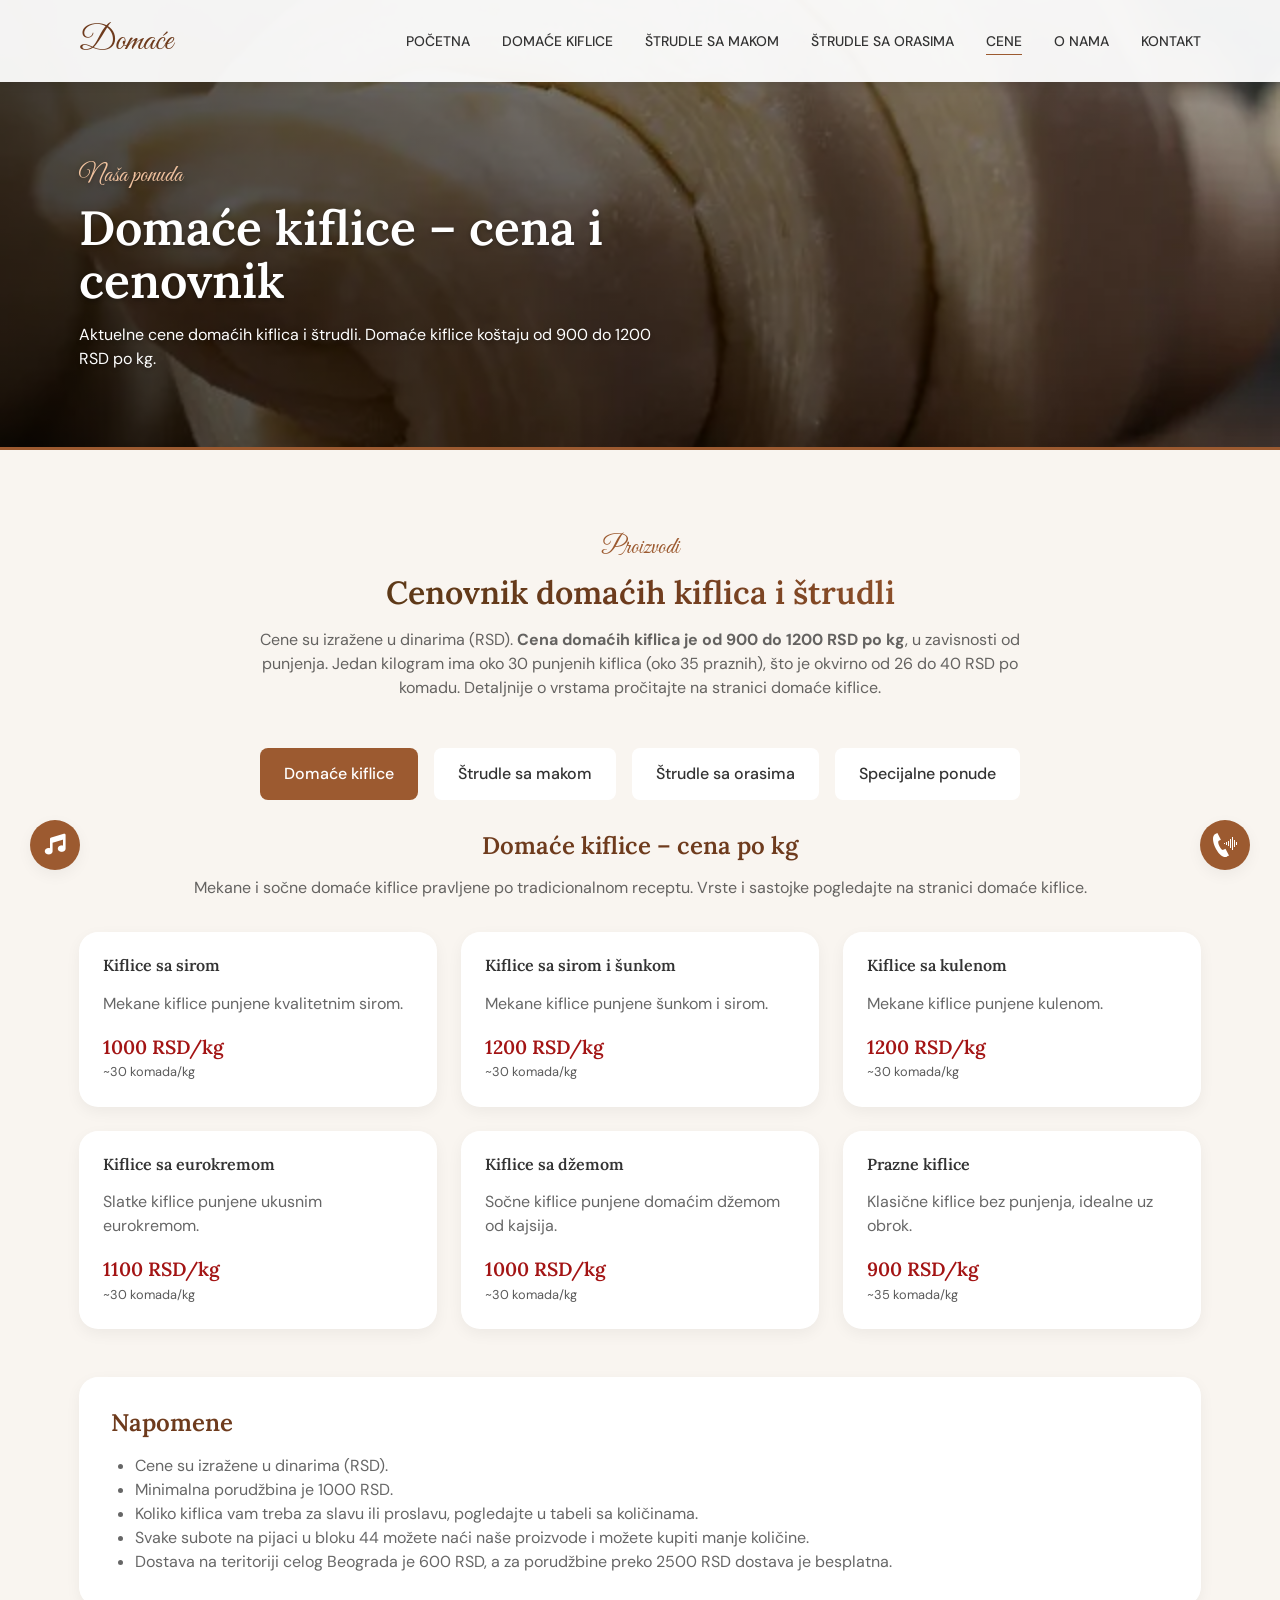
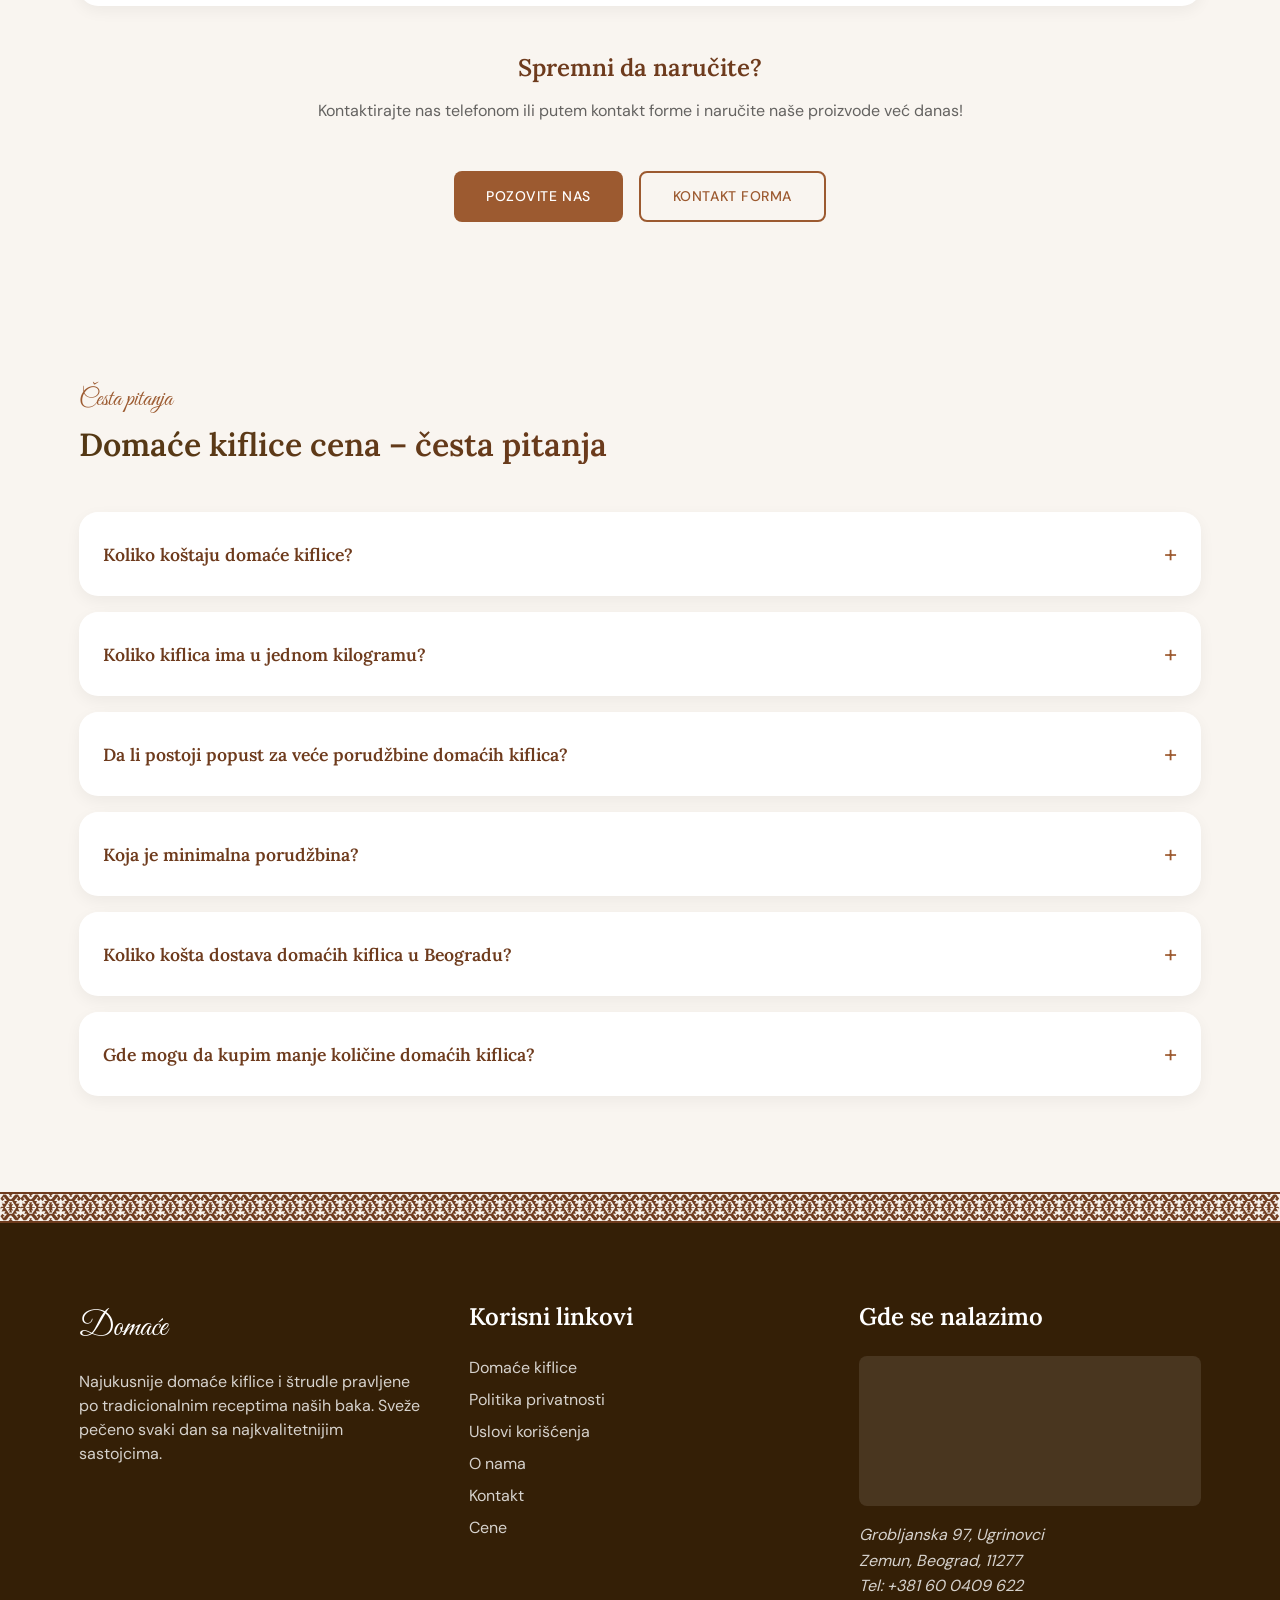
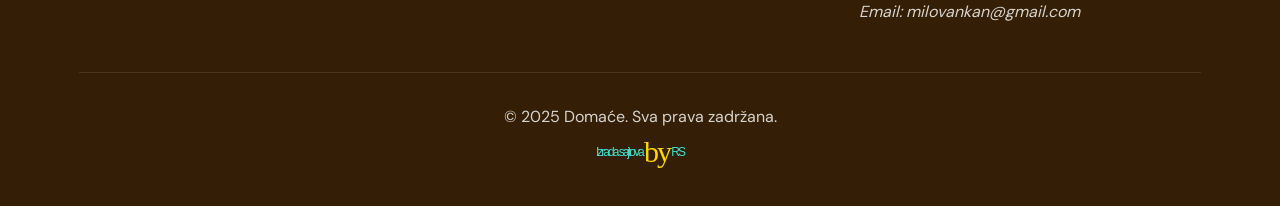
<file: cene.html>
<!DOCTYPE html>
<!--
  Autorska prava: Domaće (domaca-hrana.com)
  Sajt napravio: Izrada sajtova RS - https://izrada-sajtova-rs.com/
-->
<html lang="sr-Latn">
<head>
    <meta charset="UTF-8">
    <meta name="viewport" content="width=device-width, initial-scale=1.0">
    <title>Domaće kiflice cena – cenovnik po kg | Domaće</title>

    <!-- SEO Meta Tags -->
    <meta name="description" content="Domaće kiflice cena: od 900 do 1200 RSD po kg (oko 30 komada). Cenovnik kiflica, štrudli i paketa uz dostavu po Beogradu u roku od 24 sata.">
    <meta name="author" content="Domaće">
    <meta name="robots" content="index, follow">
    
    <!-- Canonical URL -->
    <link rel="canonical" href="https://domaca-hrana.com/cene.html">
    
    <!-- Open Graph / Facebook -->
    <meta property="og:type" content="website">
    <meta property="og:locale" content="sr_RS">
    <meta property="og:url" content="https://domaca-hrana.com/cene.html">
    <meta property="og:title" content="Domaće kiflice cena – cenovnik po kg | Domaće">
    <meta property="og:description" content="Domaće kiflice cena: od 900 do 1200 RSD po kg (oko 30 komada). Cenovnik kiflica, štrudli i paketa uz dostavu po Beogradu u roku od 24 sata.">
    <meta property="og:image" content="https://domaca-hrana.com/logos/domace-domaca-hrana.jpg">
    
    <!-- Twitter -->
    <meta name="twitter:card" content="summary_large_image">
    <meta name="twitter:url" content="https://domaca-hrana.com/cene.html">
    <meta name="twitter:title" content="Domaće kiflice cena – cenovnik po kg | Domaće">
    <meta name="twitter:description" content="Domaće kiflice cena: od 900 do 1200 RSD po kg (oko 30 komada). Cenovnik kiflica, štrudli i paketa uz dostavu po Beogradu u roku od 24 sata.">
    <meta name="twitter:image" content="https://domaca-hrana.com/logos/domace-domaca-hrana.jpg">
    
    <!-- Favicon -->
    <link rel="apple-touch-icon" sizes="180x180" href="logos/favicon-domace-logo-180w.png">
    <link rel="icon" type="image/png" sizes="32x32" href="logos/favicon-domace-logo-32w.png">
    <link rel="icon" type="image/png" sizes="16x16" href="logos/favicon-domace-logo-16w.png">
    
    <!-- Fonts -->
    <link rel="preload" href="fonts/google/dm-sans-latin.woff2" as="font" type="font/woff2" crossorigin>
    <link rel="preload" href="fonts/google/dm-sans-latin-ext.woff2" as="font" type="font/woff2" crossorigin>
    <link rel="preload" href="fonts/google/lora-latin.woff2" as="font" type="font/woff2" crossorigin>
    <link rel="preload" href="fonts/google/lora-latin-ext.woff2" as="font" type="font/woff2" crossorigin>
    <link rel="preload" href="fonts/google/great-vibes-latin.woff2" as="font" type="font/woff2" crossorigin>
    <link rel="preload" href="fonts/google/great-vibes-latin-ext.woff2" as="font" type="font/woff2" crossorigin>
    <link rel="stylesheet" href="fonts/fonts.css">
    <!-- Hero slika (LCP) -->
    <link rel="preload" as="image" href="slike/domace-kiflice-cena-640w.webp" media="(max-width: 640px)" fetchpriority="high">
    <link rel="preload" as="image" href="slike/domace-kiflice-cena-1024w.webp" media="(min-width: 641px) and (max-width: 1024px)" fetchpriority="high">
    <link rel="preload" as="image" href="slike/domace-kiflice-cena.webp" media="(min-width: 1025px)" fetchpriority="high">
    
    <!-- CSS -->
    <link rel="stylesheet" href="styles.css">
<script type="application/ld+json">
{
  "@context": "https://schema.org",
  "@graph": [
    {
      "@type": "Bakery",
      "@id": "https://domaca-hrana.com/#bakery",
      "name": "Domaće",
      "url": "https://domaca-hrana.com/",
      "image": "https://domaca-hrana.com/logos/domace-domaca-hrana.jpg",
      "telephone": "+381600409622",
      "priceRange": "900–1200 RSD",
      "address": {
        "@type": "PostalAddress",
        "streetAddress": "Grobljanska 97",
        "addressLocality": "Ugrinovci",
        "addressRegion": "Beograd",
        "postalCode": "11277",
        "addressCountry": "RS"
      },
      "alternateName": [
        "Domaće kiflice i štrudle",
        "Domaća hrana"
      ]
    },
    {
      "@type": "BreadcrumbList",
      "itemListElement": [
        {
          "@type": "ListItem",
          "position": 1,
          "name": "Početna",
          "item": "https://domaca-hrana.com/"
        },
        {
          "@type": "ListItem",
          "position": 2,
          "name": "Cene",
          "item": "https://domaca-hrana.com/cene.html"
        }
      ]
    },
    {
      "@type": "FAQPage",
      "mainEntity": [
        {
          "@type": "Question",
          "name": "Koliko koštaju domaće kiflice?",
          "acceptedAnswer": {
            "@type": "Answer",
            "text": "Cena domaćih kiflica je od 900 do 1200 RSD po kg. Prazne kiflice su 900 RSD, sa sirom i džemom 1000 RSD, sa eurokremom 1100 RSD, a sa šunkom i sirom ili kulenom 1200 RSD po kg. Vrste kiflica pogledajte na stranici domaće kiflice."
          }
        },
        {
          "@type": "Question",
          "name": "Koliko kiflica ima u jednom kilogramu?",
          "acceptedAnswer": {
            "@type": "Answer",
            "text": "U jednom kilogramu ima oko 30 punjenih kiflica, odnosno oko 35 praznih kiflica."
          }
        },
        {
          "@type": "Question",
          "name": "Da li postoji popust za veće porudžbine domaćih kiflica?",
          "acceptedAnswer": {
            "@type": "Answer",
            "text": "Za porudžbine preko 10 kg odobravamo 15% popusta na ukupnu cenu. Postoje i paketi: Porodični paket (2 kg kiflica sa sirom i 2 kg štrudle po izboru) za 3600 RSD i Slavski paket (3 kg kiflica i 4 kg štrudli) za 6200 RSD."
          }
        },
        {
          "@type": "Question",
          "name": "Koja je minimalna porudžbina?",
          "acceptedAnswer": {
            "@type": "Answer",
            "text": "Minimalna porudžbina je 1000 RSD."
          }
        },
        {
          "@type": "Question",
          "name": "Koliko košta dostava domaćih kiflica u Beogradu?",
          "acceptedAnswer": {
            "@type": "Answer",
            "text": "Dostava na teritoriji celog Beograda je 600 RSD, a za porudžbine preko 2500 RSD dostava je besplatna."
          }
        },
        {
          "@type": "Question",
          "name": "Gde mogu da kupim manje količine domaćih kiflica?",
          "acceptedAnswer": {
            "@type": "Answer",
            "text": "Svake subote na pijaci u bloku 44 možete naći naše proizvode i kupiti manje količine."
          }
        }
      ]
    }
  ]
}
</script>

    <!-- Google Tag Manager (odloženo do prve interakcije ili 8 s posle učitavanja, da ne blokira stranicu) -->
<script>
window.dataLayer = window.dataLayer || [];
(function () {
  var loaded = false;
  var events = ['scroll', 'mousemove', 'touchstart', 'keydown', 'pointerdown'];
  function loadGtm() {
    if (loaded) return;
    loaded = true;
    events.forEach(function (e) { window.removeEventListener(e, loadGtm); });
    window.dataLayer.push({ 'gtm.start': new Date().getTime(), event: 'gtm.js' });
    var s = document.createElement('script');
    s.async = true;
    s.src = 'https://www.googletagmanager.com/gtm.js?id=GTM-MJSRD665';
    document.head.appendChild(s);
  }
  events.forEach(function (e) { window.addEventListener(e, loadGtm, { passive: true }); });
  window.addEventListener('load', function () { setTimeout(loadGtm, 8000); });
})();
</script>
<!-- End Google Tag Manager -->
</head>
<body class="interactive">
    
    <!-- Google Tag Manager (noscript) -->
<noscript><iframe src="https://www.googletagmanager.com/ns.html?id=GTM-MJSRD665"
height="0" width="0" style="display:none;visibility:hidden"></iframe></noscript>
<!-- End Google Tag Manager (noscript) -->
    
    <div id="circle" style="--xpos:0; --ypos:0;"></div>
    <!-- Navigation -->
    <header class="header">
        <div class="container">
            <div class="logo">
                <a href="./">Domaće</a>
            </div>
            <nav class="nav">
                <ul class="nav-list">
                    <li class="nav-item"><a href="./" class="nav-link">Početna</a></li>
                    <li class="nav-item"><a href="domace-kiflice.html" class="nav-link">Domaće kiflice</a></li>
                    <li class="nav-item"><a href="strudle-sa-makom.html" class="nav-link">Štrudle sa makom</a></li>
                    <li class="nav-item"><a href="strudle-sa-orasima.html" class="nav-link">Štrudle sa orasima</a></li>
                    <li class="nav-item"><a href="cene.html" class="nav-link active">Cene</a></li>
                    <li class="nav-item"><a href="o-nama.html" class="nav-link">O nama</a></li>
                    <li class="nav-item"><a href="kontakt.html" class="nav-link">Kontakt</a></li> 
                </ul>
            </nav>
            <button class="hamburger" aria-label="Meni">
                <span></span>
                <span></span>
                <span></span>
            </button>
        </div>
    </header>

    <!-- Hero Section -->
    <section class="hero">
        <div class="container">
            <div class="hero-content">
                <span class="subtitle">Naša ponuda</span>
                <h1>Domaće kiflice – cena i cenovnik</h1>
                <p>Aktuelne cene domaćih kiflica i štrudli. Domaće kiflice koštaju od 900 do 1200 RSD po kg.</p>
            </div>
        </div>
        <picture>
            <source media="(max-width: 640px)" srcset="slike/domace-kiflice-cena-640w.webp">
            <source media="(max-width: 1024px)" srcset="slike/domace-kiflice-cena-1024w.webp">
            <img fetchpriority="high" src="slike/domace-kiflice-cena.webp" width="1920" height="1080" alt="Tepsija sveže pečenih domaćih kiflica sa semenkama" class="hero-image">
        </picture>
    </section>

    <!-- Price List Section -->
    <section class="price-list-section">
        <div class="container">
            <div class="price-intro">
                <span class="subtitle">Proizvodi</span>
                <h2>Cenovnik domaćih kiflica i štrudli</h2>
                <p>Cene su izražene u dinarima (RSD). <strong>Cena domaćih kiflica je od 900 do 1200 RSD po kg</strong>, u zavisnosti od punjenja. Jedan kilogram ima oko 30 punjenih kiflica (oko 35 praznih), što je okvirno od 26 do 40 RSD po komadu. Detaljnije o vrstama pročitajte na stranici <a href="domace-kiflice.html">domaće kiflice</a>.</p>
            </div>
            
            <div class="price-categories">
                <div class="category-tab active" data-category="kiflice">Domaće kiflice</div>
                <div class="category-tab" data-category="strudle-mak">Štrudle sa makom</div>
                <div class="category-tab" data-category="strudle-orasi">Štrudle sa orasima</div>
                <div class="category-tab" data-category="specijalne">Specijalne ponude</div>
            </div>
            
            <div class="price-tables">
                <!-- Kiflice Price Table -->
                <div class="price-table active" id="kiflice">
                    <div class="price-header">
                        <h3>Domaće kiflice – cena po kg</h3>
                        <p>Mekane i sočne domaće kiflice pravljene po tradicionalnom receptu. Vrste i sastojke pogledajte na stranici <a href="domace-kiflice.html">domaće kiflice</a>.</p>
                    </div>
                    
                    <div class="price-items">
                        <div class="price-item interactive-div">
                            <div class="item-info">
                                <h4>Kiflice sa sirom</h4>
                                <p>Mekane kiflice punjene kvalitetnim sirom.</p>
                            </div>
                            <div class="item-price">
                                <div class="price">1000 RSD/kg</div>
                                <div class="price-note">~30 komada/kg</div>
                            </div>
                        </div>
                        <div class="price-item interactive-div">
                            <div class="item-info">
                                <h4>Kiflice sa sirom i šunkom</h4>
                                <p>Mekane kiflice punjene šunkom i sirom.</p>
                            </div>
                            <div class="item-price">
                                <div class="price">1200 RSD/kg</div>
                                <div class="price-note">~30 komada/kg</div>
                            </div>
                        </div>
                        <div class="price-item interactive-div">
                            <div class="item-info">
                                <h4>Kiflice sa kulenom</h4>
                                <p>Mekane kiflice punjene kulenom.</p>
                            </div>
                            <div class="item-price">
                                <div class="price">1200 RSD/kg</div>
                                <div class="price-note">~30 komada/kg</div>
                            </div>
                        </div>
                        
                        <div class="price-item interactive-div">
                            <div class="item-info">
                                <h4>Kiflice sa eurokremom</h4>
                                <p>Slatke kiflice punjene ukusnim eurokremom.</p>
                            </div>
                            <div class="item-price">
                                <div class="price">1100 RSD/kg</div>
                                <div class="price-note">~30 komada/kg</div>
                            </div>
                        </div>
                        
                        <div class="price-item interactive-div">
                            <div class="item-info">
                                <h4>Kiflice sa džemom</h4>
                                <p>Sočne kiflice punjene domaćim džemom od kajsija.</p>
                            </div>
                            <div class="item-price">
                                <div class="price">1000 RSD/kg</div>
                                <div class="price-note">~30 komada/kg</div>
                            </div>
                        </div>
                        
                        <div class="price-item interactive-div">
                            <div class="item-info">
                                <h4>Prazne kiflice</h4>
                                <p>Klasične kiflice bez punjenja, idealne uz obrok.</p>
                            </div>
                            <div class="item-price">
                                <div class="price">900 RSD/kg</div>
                                <div class="price-note">~35 komada/kg</div>
                            </div>
                        </div>
                        
                    </div>
                </div>
                
                <!-- Strudle sa makom Price Table -->
                <div class="price-table" id="strudle-mak">
                    <div class="price-header">
                        <h3>Štrudle sa makom</h3>
                        <p>Sočne štrudle sa makom koje se tope u ustima. Više na stranici <a href="strudle-sa-makom.html">štrudle sa makom</a>.</p>
                    </div>
                    
                    <div class="price-items">
                        <div class="price-item interactive-div">
                            <div class="item-info">
                                <h4>Klasična štrudla sa makom</h4>
                                <p>Tradicionalna štrudla sa bogatim punjenjem od maka.</p>
                            </div>
                            <div class="item-price">
                                <div class="price">900 RSD/kg</div>
                                <div class="price-note">~2 komada/kg</div>
                            </div>
                        </div>
                        
                        <div class="price-item interactive-div">
                            <div class="item-info">
                                <h4>Štrudla sa makom i višnjama</h4>
                                <p>Štrudla sa kombinacijom maka i sočnih višanja.</p>
                            </div>
                            <div class="item-price">
                                <div class="price">1000 RSD/kg</div>
                                <div class="price-note">~2 komada/kg</div>
                            </div>
                        </div>
                        <div class="price-item interactive-div">
                            <div class="item-info">
                                <h4>Posna štrudla sa makom</h4>
                                <p>Posna varijanta štrudle sa makom, bez jaja i mlečnih proizvoda.</p>
                            </div>
                            <div class="item-price">
                                <div class="price">900 RSD/kg</div>
                                <div class="price-note">~2 komada/kg</div>
                            </div>
                        </div>
                    </div>
                </div>
                
                <!-- Strudle sa orasima Price Table -->
                <div class="price-table" id="strudle-orasi">
                    <div class="price-header">
                        <h3>Štrudle sa orasima</h3>
                        <p>Bogate štrudle sa orasima po receptu naših baka. Više na stranici <a href="strudle-sa-orasima.html">štrudle sa orasima</a>.</p>
                    </div>
                    
                    <div class="price-items">
                        <div class="price-item interactive-div">
                            <div class="item-info">
                                <h4>Klasična štrudla sa orasima</h4>
                                <p>Tradicionalna štrudla sa bogatim punjenjem od oraha.</p>
                            </div>
                            <div class="item-price">
                                <div class="price">900 RSD/kg</div>
                                <div class="price-note">~2 komada/kg</div>
                            </div>
                        </div>
                        
                        <div class="price-item interactive-div">
                            <div class="item-info">
                                <h4>Štrudla sa orasima i medom</h4>
                                <p>Štrudla sa orasima i dodatkom domaćeg meda za poseban ukus.</p>
                            </div>
                            <div class="item-price">
                                <div class="price">1000 RSD/kg</div>
                                <div class="price-note">~2 komada/kg</div>
                            </div>
                        </div>
                    
                        <div class="price-item interactive-div">
                            <div class="item-info">
                                <h4>Posna štrudla sa orasima</h4>
                                <p>Posna varijanta štrudle sa orasima, bez jaja i mlečnih proizvoda.</p>
                            </div>
                            <div class="item-price">
                                <div class="price">900 RSD/kg</div>
                                <div class="price-note">~2 komada/kg</div>
                            </div>
                        </div>

                    </div>
                </div>
                
                <!-- Specijalne ponude Price Table -->
                <div class="price-table" id="specijalne">
                    <div class="price-header">
                        <h3>Specijalne ponude</h3>
                        <p>Posebne ponude i popusti za veće porudžbine.</p>
                    </div>
                    
                    <div class="price-items">
                        <div class="price-item interactive-div special">
                            <div class="item-info">
                                <h4>Porodični paket</h4>
                                <p>2kg kiflica sa sirom + 2kg štrudle po izboru</p>
                            </div>
                            <div class="item-price">
                                <div class="price">3600 RSD</div>
                                <div class="price-note">Ušteda do 400 RSD</div>
                            </div>
                        </div>
                        
                        <div class="price-item interactive-div special">
                            <div class="item-info">
                                <h4>Slavski paket</h4>
                                <p>3kg kiflica (mešavina) + 4kg štrudli (mešavina)</p>
                            </div>
                            <div class="item-price">
                                <div class="price">6200 RSD</div>
                                <div class="price-note">Ušteda do 1400 RSD</div>
                            </div>
                        </div>
                        
                        <div class="price-item interactive-div special">
                            <div class="item-info">
                                <h4>Popust za veće porudžbine</h4>
                                <p>Za porudžbine preko 10kg</p>
                            </div>
                            <div class="item-price">
                                <div class="price">15% popusta</div>
                                <div class="price-note">Na ukupnu cenu</div>
                            </div>
                        </div>
                        
                    </div>
                </div>
            </div>
            
            <div class="price-notes interactive-div">
                <h3>Napomene</h3>
                <ul>
                    <li>Cene su izražene u dinarima (RSD).</li>
                    <li>Minimalna porudžbina je 1000 RSD.</li>
                    <li>Koliko kiflica vam treba za slavu ili proslavu, pogledajte u <a href="domace-kiflice.html#koliko-kiflica">tabeli sa količinama</a>.</li>
                    <li>Svake subote na pijaci u bloku 44 možete naći naše proizvode i možete kupiti manje količine.</li>
                    <li>Dostava na teritoriji celog Beograda je 600 RSD, a za porudžbine preko 2500 RSD dostava je besplatna.</li>
                </ul>
            </div>
            
            <div class="order-cta">
                <h3>Spremni da naručite?</h3>
                <p>Kontaktirajte nas telefonom ili putem kontakt forme i naručite naše proizvode već danas!</p>
                <div class="cta-buttons">
                    <a href="tel:+381600409622" class="btn btn-primary trackcall">Pozovite nas</a>
                    <a href="kontakt.html" class="btn btn-secondary">Kontakt forma</a>
                </div>
            </div>
        </div>
    </section>

    <!-- FAQ Section -->
    <section class="faq-section">
        <div class="container">
            <span class="subtitle">Česta pitanja</span>
            <h2>Domaće kiflice cena – česta pitanja</h2>

            <div class="faq-container">
                <div class="faq-item interactive-div">
                    <div class="faq-question">
                        <h3>Koliko koštaju domaće kiflice?</h3>
                        <span class="faq-toggle">+</span>
                    </div>
                    <div class="faq-answer">
                        <p>Cena domaćih kiflica je od 900 do 1200 RSD po kg. Prazne kiflice su 900 RSD, sa sirom i džemom 1000 RSD, sa eurokremom 1100 RSD, a sa šunkom i sirom ili kulenom 1200 RSD po kg. Vrste kiflica pogledajte na stranici <a href="domace-kiflice.html">domaće kiflice</a>.</p>
                    </div>
                </div>

                <div class="faq-item interactive-div">
                    <div class="faq-question">
                        <h3>Koliko kiflica ima u jednom kilogramu?</h3>
                        <span class="faq-toggle">+</span>
                    </div>
                    <div class="faq-answer">
                        <p>U jednom kilogramu ima oko 30 punjenih kiflica, odnosno oko 35 praznih kiflica.</p>
                    </div>
                </div>

                <div class="faq-item interactive-div">
                    <div class="faq-question">
                        <h3>Da li postoji popust za veće porudžbine domaćih kiflica?</h3>
                        <span class="faq-toggle">+</span>
                    </div>
                    <div class="faq-answer">
                        <p>Za porudžbine preko 10 kg odobravamo 15% popusta na ukupnu cenu. Postoje i paketi: Porodični paket (2 kg kiflica sa sirom i 2 kg štrudle po izboru) za 3600 RSD i Slavski paket (3 kg kiflica i 4 kg štrudli) za 6200 RSD.</p>
                    </div>
                </div>

                <div class="faq-item interactive-div">
                    <div class="faq-question">
                        <h3>Koja je minimalna porudžbina?</h3>
                        <span class="faq-toggle">+</span>
                    </div>
                    <div class="faq-answer">
                        <p>Minimalna porudžbina je 1000 RSD.</p>
                    </div>
                </div>

                <div class="faq-item interactive-div">
                    <div class="faq-question">
                        <h3>Koliko košta dostava domaćih kiflica u Beogradu?</h3>
                        <span class="faq-toggle">+</span>
                    </div>
                    <div class="faq-answer">
                        <p>Dostava na teritoriji celog Beograda je 600 RSD, a za porudžbine preko 2500 RSD dostava je besplatna.</p>
                    </div>
                </div>

                <div class="faq-item interactive-div">
                    <div class="faq-question">
                        <h3>Gde mogu da kupim manje količine domaćih kiflica?</h3>
                        <span class="faq-toggle">+</span>
                    </div>
                    <div class="faq-answer">
                        <p>Svake subote na pijaci u bloku 44 možete naći naše proizvode i kupiti manje količine.</p>
                    </div>
                </div>
            </div>
        </div>
    </section>

    <!-- Footer -->
    <div class="dekor">
        <img loading="lazy" src="slike/domace-iz-srbije-dekoracija.png" width="2000" height="42" alt="">
    </div>
    <footer class="footer">
        <div class="container">
            <div class="footer-content">
                <div class="footer-column">
                    <div class="footer-logo">Domaće</div>
                    <p>Najukusnije domaće kiflice i štrudle pravljene po tradicionalnim receptima naših baka. Sveže pečeno svaki dan sa najkvalitetnijim sastojcima.</p>
                </div>
                
                <div class="footer-column">
                    <h3>Korisni linkovi</h3>
                    <ul class="footer-links">
                        <li><a href="domace-kiflice.html">Domaće kiflice</a></li>
                        <li><a href="politika-privatnosti.html">Politika privatnosti</a></li>
                        <li><a href="uslovi-koriscenja.html">Uslovi korišćenja</a></li>
                        <li><a href="o-nama.html">O nama</a></li>
                        <li><a href="kontakt.html">Kontakt</a></li>
                        <li><a href="cene.html">Cene</a></li>
                    </ul>
                </div>
                
                <div class="footer-column">
                    <h3>Gde se nalazimo</h3>
                    <div class="footer-map">
                       <iframe data-src="https://www.google.com/maps/embed?pb=!1m18!1m12!1m3!1d181102.09061018072!2d20.304029730598383!3d44.82715416401004!2m3!1f0!2f0!3f0!3m2!1i1024!2i768!4f13.1!3m3!1m2!1s0x475a5cef3eb4327d%3A0xea2f2c38a17d639d!2z0JPRgNC-0LHRmdCw0L3RgdC60LAgOTcsIFVncmlub3ZjaSwgU2VyYmlh!5e0!3m2!1sen!2s!4v1741621341998!5m2!1sen!2s" width="100%" height="100%" style="border:0;" allowfullscreen="" loading="lazy" referrerpolicy="no-referrer-when-downgrade"></iframe>
                    </div>
                    <address>
                        Grobljanska 97, Ugrinovci<br>
                        Zemun, Beograd, 11277<br>
                        Tel: <a href="tel:+381600409622" class="trackcall">+381 60 0409 622</a><br>
                        Email: <a href="mailto:milovankan@gmail.com">milovankan@gmail.com</a>
                    </address>
                </div>
            </div>
            
            <div class="copyright">
                <p>&copy; 2025 Domaće. Sva prava zadržana.</p>
                <a href="https://izrada-sajtova-rs.com/"  target="_blank" rel="noopener nofollow"  class="website-napravio trackbobanweb" title="Agencija izradu sajtova Izrada sajtova RS" aria-label="Agencija izradu sajtova Izrada sajtova RS" data-description="Ovaj websajt je napravio izrada-sajtova-rs.com. izrada-sajtova-rs.com se bavi web dizajnom i izradom websajtova pretežno u Srbiji ali i u inostranstvu. Sve cene i detalje vezane za izradu i dizajin websajtova i web stranica možete videti ako kliknete na ovaj link."><div class="designed11">Izrada sajtova&nbsp;<span>by</span>&nbsp;RS</div></a>
            </div>
        </div>
    </footer>

    <!-- Fixed Buttons -->
    <a href="tel:+381600409622" class="call-button trackcall" aria-label="Pozovite nas">
        <svg width="24" height="24" xmlns="http://www.w3.org/2000/svg" fill="white" fill-rule="evenodd" clip-rule="evenodd"><path d="M16 22.621l-3.521-6.795c-.007.004-1.974.97-2.064 1.011-2.24 1.086-6.799-7.82-4.609-8.994l2.082-1.026-3.492-6.817-2.106 1.039c-1.622.845-2.298 2.627-2.289 4.843.027 6.902 6.711 18.013 12.212 18.117.575.011 1.137-.098 1.677-.345.121-.055 2.102-1.029 2.11-1.033zm4-5.621h-1v-13h1v13zm-2-2h-1v-9h1v9zm4-1h-1v-7h1v7zm-6-1h-1v-5h1v5zm-2-1h-1v-3h1v3zm10 0h-1v-3h1v3zm-12-1h-1v-1h1v1z"/></svg>
    </a>
    
    <button class="music-toggle" aria-label="Uključi/isključi muziku">
        <span class="music-icon"><i class="fas fa-music"></i></span>
    </button>

    <!-- JavaScript -->
    <script src="script.js"></script>
</body>
</html>
</file>
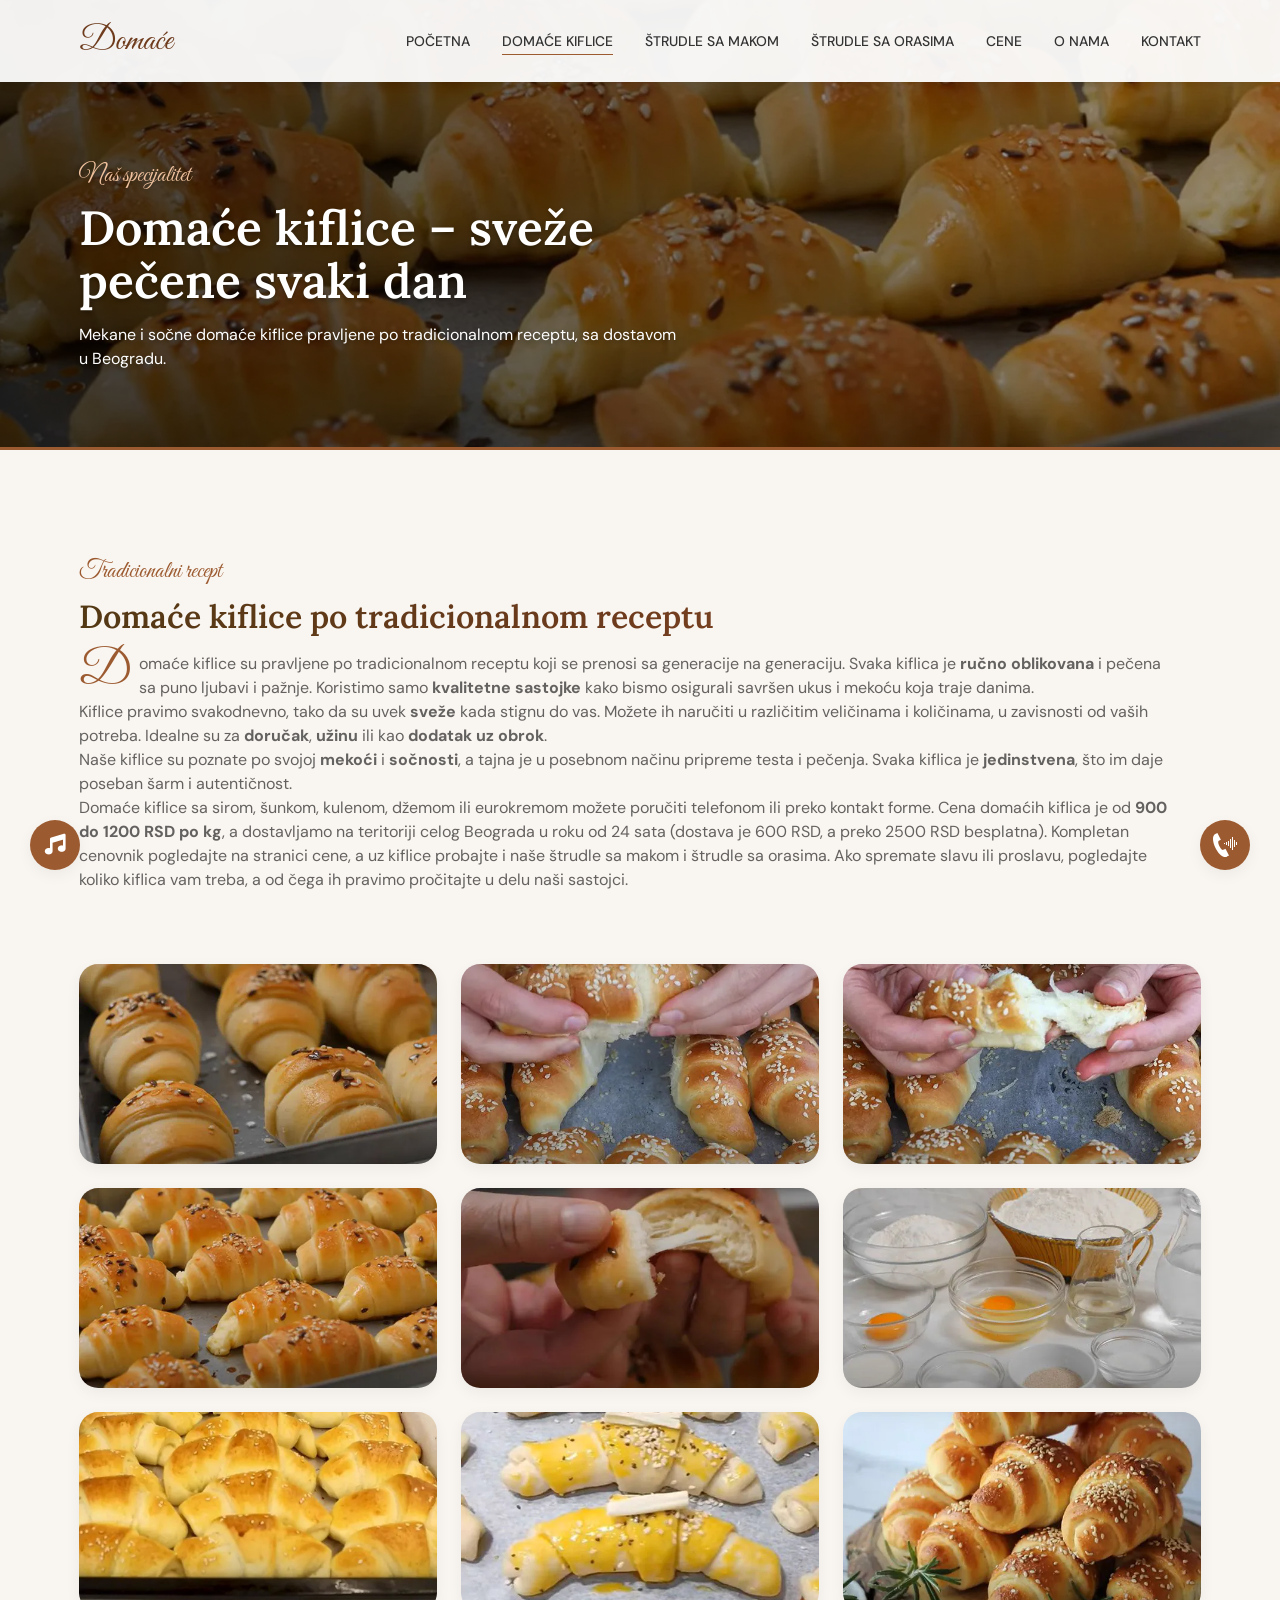
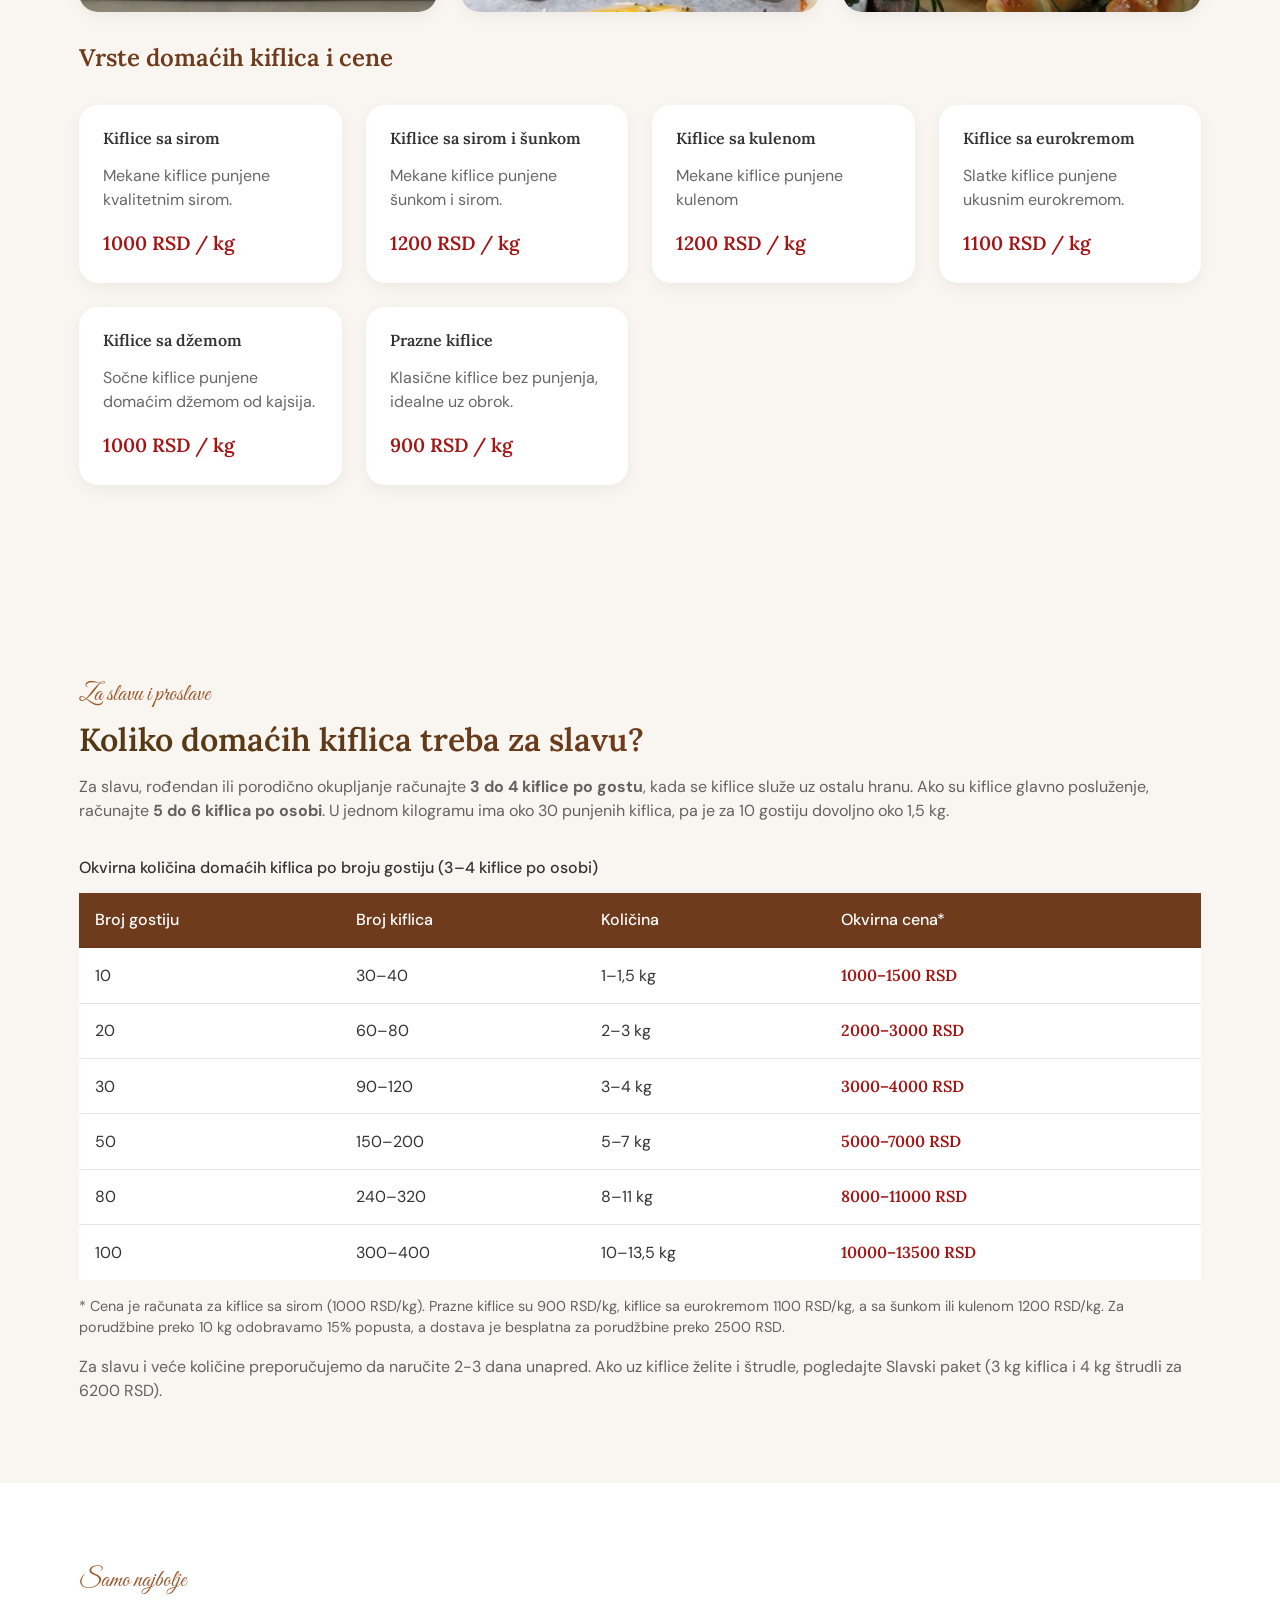
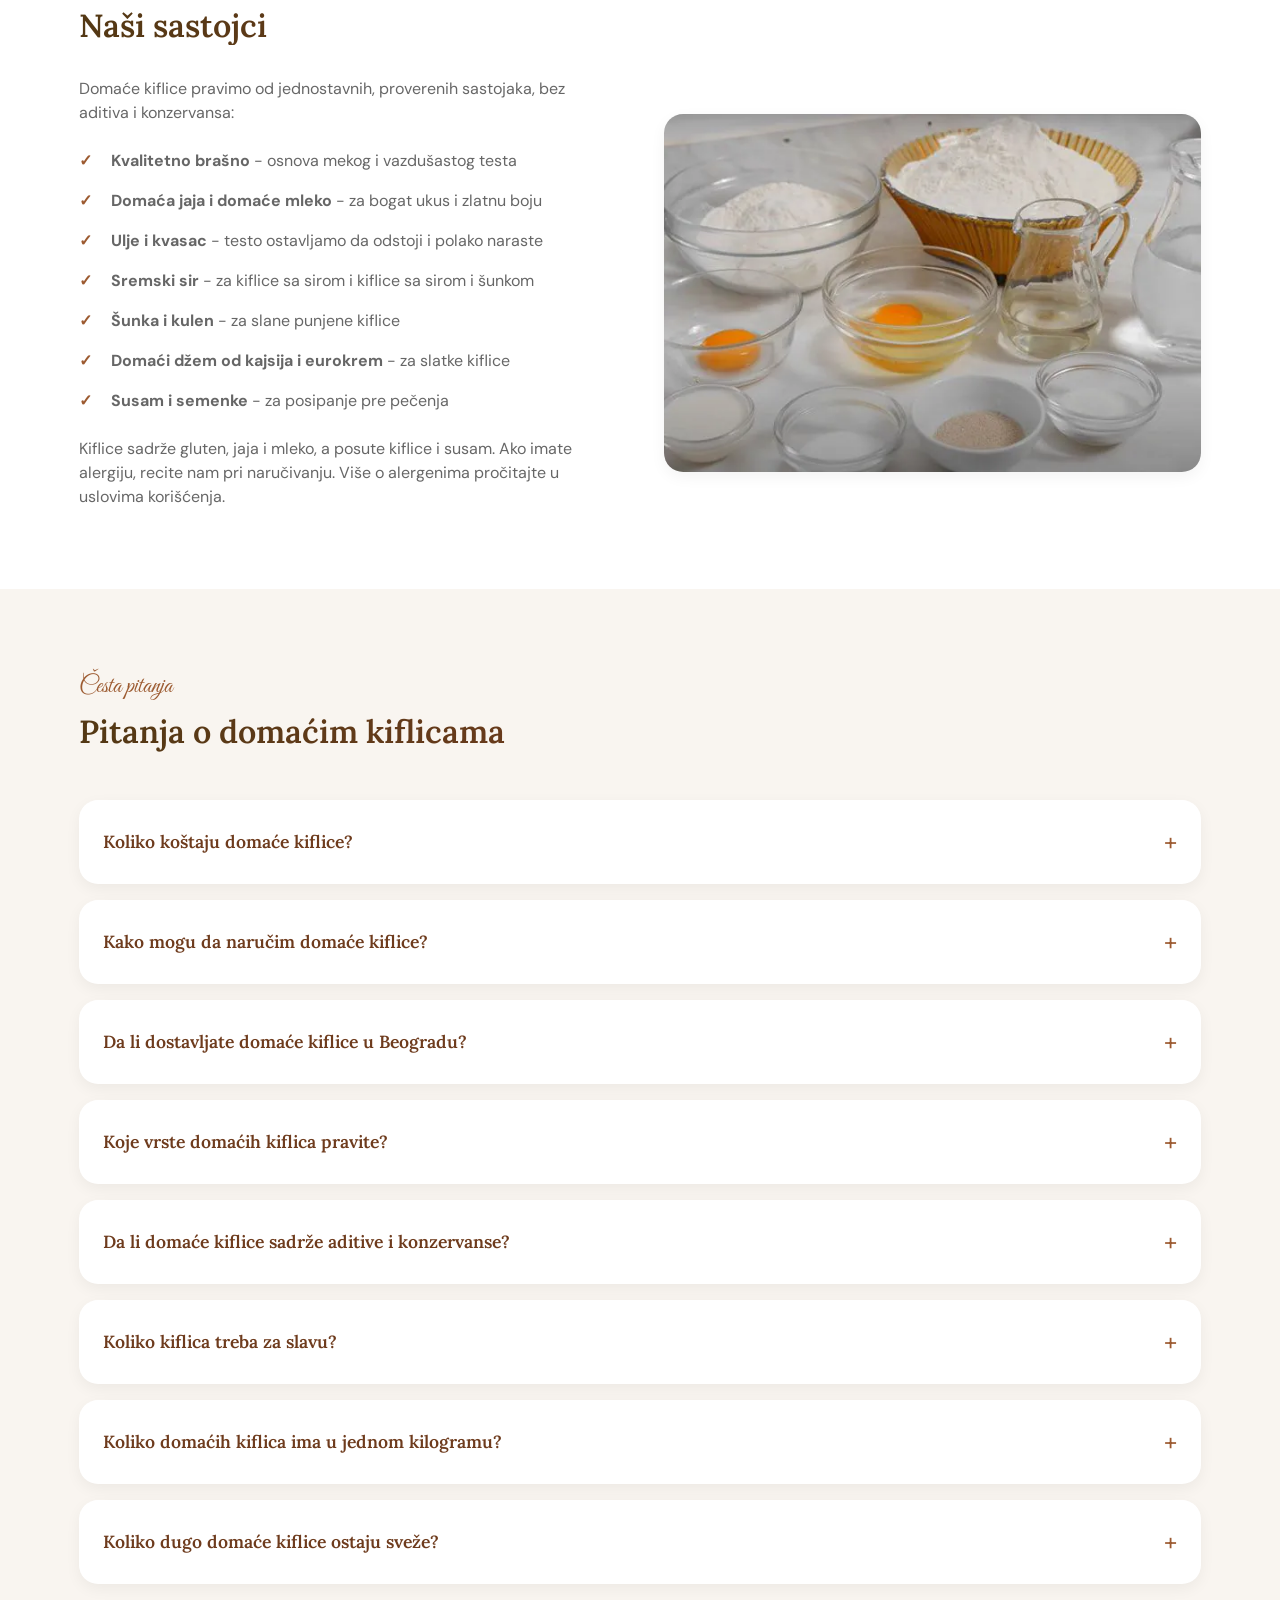
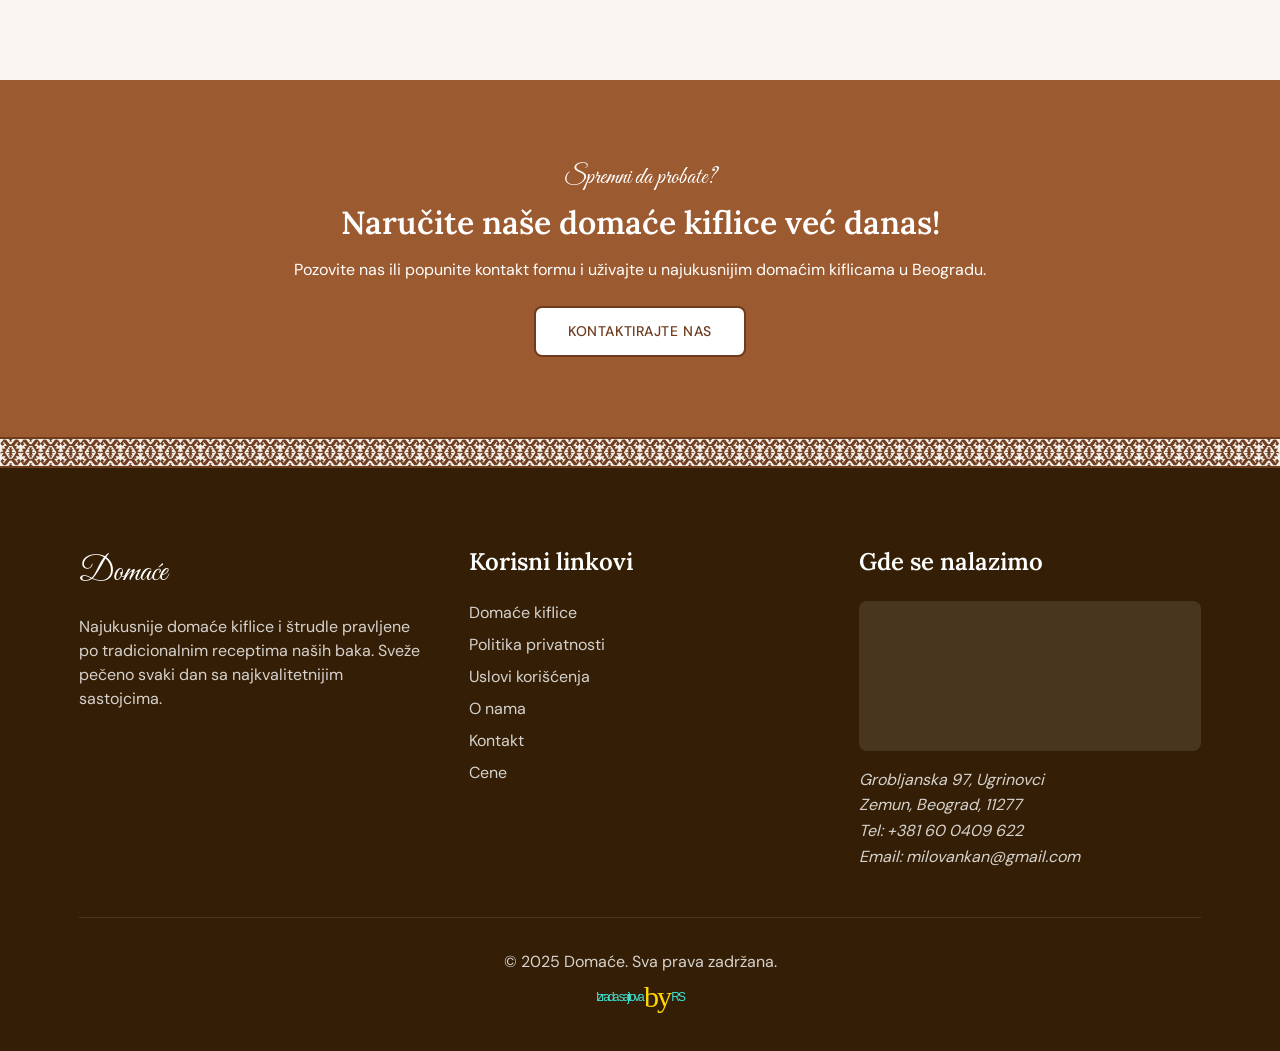
<file: domace-kiflice.html>
<!DOCTYPE html>
<!--
  Autorska prava: Domaće (domaca-hrana.com)
  Sajt napravio: Izrada sajtova RS - https://izrada-sajtova-rs.com/
-->
<html lang="sr-Latn">
<head>
  <meta charset="UTF-8">
  <meta name="viewport" content="width=device-width, initial-scale=1.0">
  <title>Domaće kiflice Beograd – cene, vrste i dostava | Domaće</title>

  <!-- SEO Meta Tags -->
  <meta name="description" content="Domaće kiflice sa sirom, kulenom, šunkom, džemom i eurokremom od 900 do 1200 RSD po kg. Sveže pečene, ručno pravljene, dostava po Beogradu u roku od 24 sata.">
  <meta name="author" content="Domaće">
  <meta name="robots" content="index, follow">
  
  <!-- Canonical URL -->
  <link rel="canonical" href="https://domaca-hrana.com/domace-kiflice.html">
  
  <!-- Open Graph / Facebook -->
  <meta property="og:type" content="website">
  <meta property="og:locale" content="sr_RS">
  <meta property="og:url" content="https://domaca-hrana.com/domace-kiflice.html">
  <meta property="og:title" content="Domaće kiflice Beograd – cene, vrste i dostava | Domaće">
  <meta property="og:description" content="Domaće kiflice sa sirom, kulenom, šunkom, džemom i eurokremom od 900 do 1200 RSD po kg. Sveže pečene, ručno pravljene, dostava po Beogradu u roku od 24 sata.">
  <meta property="og:image" content="https://domaca-hrana.com/logos/domace-domaca-hrana.jpg">
  
  <!-- Twitter -->
  <meta name="twitter:card" content="summary_large_image">
  <meta name="twitter:url" content="https://domaca-hrana.com/domace-kiflice.html">
  <meta name="twitter:title" content="Domaće kiflice Beograd – cene, vrste i dostava | Domaće">
  <meta name="twitter:description" content="Domaće kiflice sa sirom, kulenom, šunkom, džemom i eurokremom od 900 do 1200 RSD po kg. Sveže pečene, ručno pravljene, dostava po Beogradu u roku od 24 sata.">
  <meta name="twitter:image" content="https://domaca-hrana.com/logos/domace-domaca-hrana.jpg">
  
  <!-- Favicon -->
  <link rel="apple-touch-icon" sizes="180x180" href="logos/favicon-domace-logo-180w.png">
  <link rel="icon" type="image/png" sizes="32x32" href="logos/favicon-domace-logo-32w.png">
  <link rel="icon" type="image/png" sizes="16x16" href="logos/favicon-domace-logo-16w.png">
  
  <!-- Fonts -->
    <link rel="preload" href="fonts/google/dm-sans-latin.woff2" as="font" type="font/woff2" crossorigin>
    <link rel="preload" href="fonts/google/dm-sans-latin-ext.woff2" as="font" type="font/woff2" crossorigin>
    <link rel="preload" href="fonts/google/lora-latin.woff2" as="font" type="font/woff2" crossorigin>
    <link rel="preload" href="fonts/google/lora-latin-ext.woff2" as="font" type="font/woff2" crossorigin>
    <link rel="preload" href="fonts/google/great-vibes-latin.woff2" as="font" type="font/woff2" crossorigin>
    <link rel="preload" href="fonts/google/great-vibes-latin-ext.woff2" as="font" type="font/woff2" crossorigin>
    <link rel="stylesheet" href="fonts/fonts.css">
    <!-- Hero slika (LCP) -->
    <link rel="preload" as="image" href="slike/domace-kiflice-domace-kiflice-640w.webp" media="(max-width: 640px)" fetchpriority="high">
    <link rel="preload" as="image" href="slike/domace-kiflice-domace-kiflice-1024w.webp" media="(min-width: 641px) and (max-width: 1024px)" fetchpriority="high">
    <link rel="preload" as="image" href="slike/domace-kiflice-domace-kiflice.webp" media="(min-width: 1025px)" fetchpriority="high">
  
  
  <!-- CSS -->
  <link rel="stylesheet" href="styles.css">
<script type="application/ld+json">
{
  "@context": "https://schema.org",
  "@graph": [
    {
      "@type": "Bakery",
      "@id": "https://domaca-hrana.com/#bakery",
      "name": "Domaće",
      "url": "https://domaca-hrana.com/",
      "image": "https://domaca-hrana.com/logos/domace-domaca-hrana.jpg",
      "telephone": "+381600409622",
      "priceRange": "900–1200 RSD",
      "address": {
        "@type": "PostalAddress",
        "streetAddress": "Grobljanska 97",
        "addressLocality": "Ugrinovci",
        "addressRegion": "Beograd",
        "postalCode": "11277",
        "addressCountry": "RS"
      },
      "hasOfferCatalog": {
        "@type": "OfferCatalog",
        "name": "Domaće kiflice i štrudle",
        "itemListElement": [
          {
            "@type": "OfferCatalog",
            "name": "Domaće kiflice",
            "itemListElement": [
              {
                "@type": "Product",
                "name": "Kiflice sa sirom",
                "description": "Mekane kiflice punjene kvalitetnim sirom",
                "sku": "kiflice-sir",
                "image": "https://domaca-hrana.com/slike/domace-kiflice-novi-beograd-1.webp",
                "brand": {
                  "@type": "Brand",
                  "name": "Domaće"
                },
                "offers": {
                  "@type": "Offer",
                  "url": "https://domaca-hrana.com/domace-kiflice.html",
                  "price": "1000",
                  "priceCurrency": "RSD",
                  "availability": "https://schema.org/InStock",
                  "priceSpecification": {
                    "@type": "UnitPriceSpecification",
                    "price": "1000",
                    "priceCurrency": "RSD",
                    "referenceQuantity": {
                      "@type": "QuantitativeValue",
                      "value": 1,
                      "unitCode": "KGM"
                    }
                  },
                  "seller": {
                    "@id": "https://domaca-hrana.com/#bakery"
                  }
                }
              },
              {
                "@type": "Product",
                "name": "Kiflice sa sirom i šunkom",
                "description": "Mekane kiflice punjene šunkom i sirom",
                "sku": "kiflice-sir-sunka",
                "image": "https://domaca-hrana.com/slike/domace-kiflice-novi-beograd-1.webp",
                "brand": {
                  "@type": "Brand",
                  "name": "Domaće"
                },
                "offers": {
                  "@type": "Offer",
                  "url": "https://domaca-hrana.com/domace-kiflice.html",
                  "price": "1200",
                  "priceCurrency": "RSD",
                  "availability": "https://schema.org/InStock",
                  "priceSpecification": {
                    "@type": "UnitPriceSpecification",
                    "price": "1200",
                    "priceCurrency": "RSD",
                    "referenceQuantity": {
                      "@type": "QuantitativeValue",
                      "value": 1,
                      "unitCode": "KGM"
                    }
                  },
                  "seller": {
                    "@id": "https://domaca-hrana.com/#bakery"
                  }
                }
              },
              {
                "@type": "Product",
                "name": "Kiflice sa kulenom",
                "description": "Mekane kiflice punjene kulenom",
                "sku": "kiflice-kulen",
                "image": "https://domaca-hrana.com/slike/domace-kiflice-novi-beograd-1.webp",
                "brand": {
                  "@type": "Brand",
                  "name": "Domaće"
                },
                "offers": {
                  "@type": "Offer",
                  "url": "https://domaca-hrana.com/domace-kiflice.html",
                  "price": "1200",
                  "priceCurrency": "RSD",
                  "availability": "https://schema.org/InStock",
                  "priceSpecification": {
                    "@type": "UnitPriceSpecification",
                    "price": "1200",
                    "priceCurrency": "RSD",
                    "referenceQuantity": {
                      "@type": "QuantitativeValue",
                      "value": 1,
                      "unitCode": "KGM"
                    }
                  },
                  "seller": {
                    "@id": "https://domaca-hrana.com/#bakery"
                  }
                }
              },
              {
                "@type": "Product",
                "name": "Kiflice sa eurokremom",
                "description": "Slatke kiflice punjene ukusnim eurokremom",
                "sku": "kiflice-eurokrem",
                "image": "https://domaca-hrana.com/slike/domace-kiflice-novi-beograd-1.webp",
                "brand": {
                  "@type": "Brand",
                  "name": "Domaće"
                },
                "offers": {
                  "@type": "Offer",
                  "url": "https://domaca-hrana.com/domace-kiflice.html",
                  "price": "1100",
                  "priceCurrency": "RSD",
                  "availability": "https://schema.org/InStock",
                  "priceSpecification": {
                    "@type": "UnitPriceSpecification",
                    "price": "1100",
                    "priceCurrency": "RSD",
                    "referenceQuantity": {
                      "@type": "QuantitativeValue",
                      "value": 1,
                      "unitCode": "KGM"
                    }
                  },
                  "seller": {
                    "@id": "https://domaca-hrana.com/#bakery"
                  }
                }
              },
              {
                "@type": "Product",
                "name": "Kiflice sa džemom",
                "description": "Sočne kiflice punjene domaćim džemom od kajsija",
                "sku": "kiflice-dzem",
                "image": "https://domaca-hrana.com/slike/domace-kiflice-novi-beograd-1.webp",
                "brand": {
                  "@type": "Brand",
                  "name": "Domaće"
                },
                "offers": {
                  "@type": "Offer",
                  "url": "https://domaca-hrana.com/domace-kiflice.html",
                  "price": "1000",
                  "priceCurrency": "RSD",
                  "availability": "https://schema.org/InStock",
                  "priceSpecification": {
                    "@type": "UnitPriceSpecification",
                    "price": "1000",
                    "priceCurrency": "RSD",
                    "referenceQuantity": {
                      "@type": "QuantitativeValue",
                      "value": 1,
                      "unitCode": "KGM"
                    }
                  },
                  "seller": {
                    "@id": "https://domaca-hrana.com/#bakery"
                  }
                }
              },
              {
                "@type": "Product",
                "name": "Prazne kiflice",
                "description": "Klasične kiflice bez punjenja, idealne uz obrok",
                "sku": "kiflice-prazne",
                "image": "https://domaca-hrana.com/slike/domace-kiflice-novi-beograd-1.webp",
                "brand": {
                  "@type": "Brand",
                  "name": "Domaće"
                },
                "offers": {
                  "@type": "Offer",
                  "url": "https://domaca-hrana.com/domace-kiflice.html",
                  "price": "900",
                  "priceCurrency": "RSD",
                  "availability": "https://schema.org/InStock",
                  "priceSpecification": {
                    "@type": "UnitPriceSpecification",
                    "price": "900",
                    "priceCurrency": "RSD",
                    "referenceQuantity": {
                      "@type": "QuantitativeValue",
                      "value": 1,
                      "unitCode": "KGM"
                    }
                  },
                  "seller": {
                    "@id": "https://domaca-hrana.com/#bakery"
                  }
                }
              }
            ]
          }
        ]
      },
      "alternateName": [
        "Domaće kiflice i štrudle",
        "Domaća hrana"
      ]
    },
    {
      "@type": "BreadcrumbList",
      "itemListElement": [
        {
          "@type": "ListItem",
          "position": 1,
          "name": "Početna",
          "item": "https://domaca-hrana.com/"
        },
        {
          "@type": "ListItem",
          "position": 2,
          "name": "Domaće kiflice",
          "item": "https://domaca-hrana.com/domace-kiflice.html"
        }
      ]
    },
    {
      "@type": "FAQPage",
      "mainEntity": [
        {
          "@type": "Question",
          "name": "Koliko koštaju domaće kiflice?",
          "acceptedAnswer": {
            "@type": "Answer",
            "text": "Cena domaćih kiflica je od 900 do 1200 RSD po kg, u zavisnosti od punjenja. Prazne kiflice su 900 RSD, sa sirom i džemom 1000 RSD, sa eurokremom 1100 RSD, a sa šunkom i sirom ili kulenom 1200 RSD po kg. Sve cene pogledajte na stranici cene."
          }
        },
        {
          "@type": "Question",
          "name": "Kako mogu da naručim domaće kiflice?",
          "acceptedAnswer": {
            "@type": "Answer",
            "text": "Domaće kiflice možete naručiti telefonom na +381 60 0409 622 ili preko kontakt forme na sajtu. Nakon porudžbine kontaktiramo vas radi potvrde i dogovora oko dostave."
          }
        },
        {
          "@type": "Question",
          "name": "Da li dostavljate domaće kiflice u Beogradu?",
          "acceptedAnswer": {
            "@type": "Answer",
            "text": "Da, dostavljamo na teritoriji celog Beograda u roku od 24 sata od porudžbine. Dostava je 600 RSD, a za porudžbine preko 2500 RSD je besplatna."
          }
        },
        {
          "@type": "Question",
          "name": "Koje vrste domaćih kiflica pravite?",
          "acceptedAnswer": {
            "@type": "Answer",
            "text": "Pravimo kiflice sa sirom, sa sirom i šunkom, sa kulenom, sa eurokremom, sa džemom od kajsija i prazne kiflice bez punjenja."
          }
        },
        {
          "@type": "Question",
          "name": "Da li domaće kiflice sadrže aditive i konzervanse?",
          "acceptedAnswer": {
            "@type": "Answer",
            "text": "Ne. Sve naše kiflice se prave ručno, od kvalitetnih sastojaka, bez aditiva i konzervansa."
          }
        },
        {
          "@type": "Question",
          "name": "Koliko kiflica treba za slavu?",
          "acceptedAnswer": {
            "@type": "Answer",
            "text": "Računajte 3 do 4 kiflice po gostu kada se služe uz ostalu hranu. U kilogramu ima oko 30 kiflica, pa je za 20 gostiju potrebno 2 do 3 kg, a za 50 gostiju 5 do 7 kg. Pogledajte tabelu sa količinama."
          }
        },
        {
          "@type": "Question",
          "name": "Koliko domaćih kiflica ima u jednom kilogramu?",
          "acceptedAnswer": {
            "@type": "Answer",
            "text": "U jednom kilogramu ima oko 30 punjenih kiflica, odnosno oko 35 praznih kiflica."
          }
        },
        {
          "@type": "Question",
          "name": "Koliko dugo domaće kiflice ostaju sveže?",
          "acceptedAnswer": {
            "@type": "Answer",
            "text": "Domaće kiflice su najbolje sveže, u roku od 2-3 dana od pečenja. Čuvajte ih na sobnoj temperaturi u zatvorenoj posudi ili kesi. Ne preporučujemo zamrzavanje, jer kiflice posle odmrzavanja gube mekoću."
          }
        }
      ]
    }
  ]
}
</script>

    <!-- Google Tag Manager (odloženo do prve interakcije ili 8 s posle učitavanja, da ne blokira stranicu) -->
<script>
window.dataLayer = window.dataLayer || [];
(function () {
  var loaded = false;
  var events = ['scroll', 'mousemove', 'touchstart', 'keydown', 'pointerdown'];
  function loadGtm() {
    if (loaded) return;
    loaded = true;
    events.forEach(function (e) { window.removeEventListener(e, loadGtm); });
    window.dataLayer.push({ 'gtm.start': new Date().getTime(), event: 'gtm.js' });
    var s = document.createElement('script');
    s.async = true;
    s.src = 'https://www.googletagmanager.com/gtm.js?id=GTM-MJSRD665';
    document.head.appendChild(s);
  }
  events.forEach(function (e) { window.addEventListener(e, loadGtm, { passive: true }); });
  window.addEventListener('load', function () { setTimeout(loadGtm, 8000); });
})();
</script>
<!-- End Google Tag Manager -->
</head>
<body class="interactive">
    
    <!-- Google Tag Manager (noscript) -->
<noscript><iframe src="https://www.googletagmanager.com/ns.html?id=GTM-MJSRD665"
height="0" width="0" style="display:none;visibility:hidden"></iframe></noscript>
<!-- End Google Tag Manager (noscript) -->
    
    <div id="circle" style="--xpos:0; --ypos:0;"></div>
  <!-- Navigation -->
  <header class="header">
      <div class="container">
          <div class="logo">
              <a href="./">Domaće</a>
          </div>
          <nav class="nav">
                <ul class="nav-list">
                    <li class="nav-item"><a href="./" class="nav-link">Početna</a></li>
                    <li class="nav-item"><a href="domace-kiflice.html" class="nav-link active">Domaće kiflice</a></li>
                    <li class="nav-item"><a href="strudle-sa-makom.html" class="nav-link">Štrudle sa makom</a></li>
                    <li class="nav-item"><a href="strudle-sa-orasima.html" class="nav-link">Štrudle sa orasima</a></li>
                    <li class="nav-item"><a href="cene.html" class="nav-link">Cene</a></li>
                    <li class="nav-item"><a href="o-nama.html" class="nav-link">O nama</a></li>
                    <li class="nav-item"><a href="kontakt.html" class="nav-link">Kontakt</a></li> 
                </ul>
          </nav>
          <button class="hamburger" aria-label="Meni">
              <span></span>
              <span></span>
              <span></span>
          </button>
      </div>
  </header>

  <!-- Hero Section -->
  <section class="hero">
      <div class="container">
          <div class="hero-content">
              <span class="subtitle">Naš specijalitet</span>
              <h1>Domaće kiflice – sveže pečene svaki dan</h1>
              <p>Mekane i sočne domaće kiflice pravljene po tradicionalnom receptu, sa dostavom u Beogradu.</p>
          </div>
      </div>
      <picture>
          <source media="(max-width: 640px)" srcset="slike/domace-kiflice-domace-kiflice-640w.webp">
          <source media="(max-width: 1024px)" srcset="slike/domace-kiflice-domace-kiflice-1024w.webp">
          <img fetchpriority="high" src="slike/domace-kiflice-domace-kiflice.webp" width="1920" height="1080" alt="Ručno uvijene domaće kiflice pre pečenja" class="hero-image">
      </picture>
  </section>

  <!-- Product Description -->
  <section class="product-description">
      <div class="container">
          <div class="product-content">
              <span class="subtitle">Tradicionalni recept</span>
              <h2>Domaće kiflice po tradicionalnom receptu</h2>
              <p class="first-letter">Domaće kiflice su pravljene po tradicionalnom receptu koji se prenosi sa generacije na generaciju. Svaka kiflica je <strong>ručno oblikovana</strong> i pečena sa puno ljubavi i pažnje. Koristimo samo <strong>kvalitetne sastojke</strong> kako bismo osigurali savršen ukus i mekoću koja traje danima.</p>
              <p>Kiflice pravimo svakodnevno, tako da su uvek <strong>sveže</strong> kada stignu do vas. Možete ih naručiti u različitim veličinama i količinama, u zavisnosti od vaših potreba. Idealne su za <strong>doručak</strong>, <strong>užinu</strong> ili kao <strong>dodatak uz obrok</strong>.</p>
              <p>Naše kiflice su poznate po svojoj <strong>mekoći</strong> i <strong>sočnosti</strong>, a tajna je u posebnom načinu pripreme testa i pečenja. Svaka kiflica je <strong>jedinstvena</strong>, što im daje poseban šarm i autentičnost.</p>
              <p>Domaće kiflice sa sirom, šunkom, kulenom, džemom ili eurokremom možete poručiti telefonom ili preko <a href="kontakt.html">kontakt forme</a>. Cena domaćih kiflica je od <strong>900 do 1200 RSD po kg</strong>, a dostavljamo na teritoriji celog Beograda u roku od 24 sata (dostava je 600 RSD, a preko 2500 RSD besplatna). Kompletan cenovnik pogledajte na stranici <a href="cene.html">cene</a>, a uz kiflice probajte i naše <a href="strudle-sa-makom.html">štrudle sa makom</a> i <a href="strudle-sa-orasima.html">štrudle sa orasima</a>. Ako spremate slavu ili proslavu, pogledajte <a href="#koliko-kiflica">koliko kiflica vam treba</a>, a od čega ih pravimo pročitajte u delu <a href="#sastojci">naši sastojci</a>.</p>
          </div>
          
          <div class="product-gallery">
              <div class="gallery-grid ">
                  <img loading="lazy" class="interactive-div" src="slike/domace-kiflice-novi-beograd-1.webp" width="600" height="400" alt="Domaće kiflice sa susamom i semenkama sveže pečene u tepsiji">
                  <img loading="lazy" class="interactive-div" src="slike/domace-kiflice-novi-beograd-2.webp" width="600" height="400" alt="Kidanje mekane domaće kiflice sa susamom">
                  <img loading="lazy" class="interactive-div" src="slike/domace-kiflice-novi-beograd-3.webp" width="600" height="400" alt="Mekana unutrašnjost domaće kiflice">
                  <img loading="lazy" class="interactive-div" src="slike/domace-kiflice-novi-beograd-4.webp" width="600" height="400" alt="Domaće kiflice sa semenkama u tepsiji">
                  <img loading="lazy" class="interactive-div" src="slike/domace-kiflice-novi-beograd-5.webp" width="600" height="400" alt="Prelomljena domaća kiflica, mekano i vazdušasto testo">
                  <img loading="lazy" class="interactive-div" src="slike/domace-kiflice-novi-beograd-6.webp" width="600" height="400" alt="Sastojci za domaće kiflice: brašno, jaja, ulje i kvasac">
                  <img loading="lazy" class="interactive-div" src="slike/domace-kiflice-novi-beograd-7.webp" width="600" height="400" alt="Zlatne domaće kiflice sveže izvađene iz rerne">
                  <img loading="lazy" class="interactive-div" src="slike/domace-kiflice-novi-beograd-8.webp" width="600" height="400" alt="Domaće kiflice sa sirom pripremljene za pečenje">
                  <img loading="lazy" class="interactive-div" src="slike/domace-kiflice-novi-beograd-9.webp" width="600" height="400" alt="Domaće kiflice sa susamom na drvenoj dasci">
              </div>
          </div>
          
          <div class="product-variants">
              <h3>Vrste domaćih kiflica i cene</h3>
              <div class="variants-grid">
                  <div class="variant-card interactive-div">
                      <h4>Kiflice sa sirom</h4>
                      <p>Mekane kiflice punjene kvalitetnim sirom.</p>
                      <div class="variant-price interactive-div">1000 RSD / kg</div>
                  </div>
                  <div class="variant-card interactive-div">
                      <h4>Kiflice sa sirom i šunkom</h4>
                      <p>Mekane kiflice punjene šunkom i sirom.</p>
                      <div class="variant-price interactive-div">1200 RSD / kg</div>
                  </div>
                  <div class="variant-card interactive-div">
                      <h4>Kiflice sa kulenom</h4>
                      <p>Mekane kiflice punjene kulenom</p>
                      <div class="variant-price interactive-div">1200 RSD / kg</div>
                  </div>
                  
                  <div class="variant-card interactive-div">
                      <h4>Kiflice sa eurokremom</h4>
                      <p>Slatke kiflice punjene ukusnim eurokremom.</p>
                      <div class="variant-price interactive-div">1100 RSD / kg</div>
                  </div>
                  
                  <div class="variant-card interactive-div">
                      <h4>Kiflice sa džemom</h4>
                      <p>Sočne kiflice punjene domaćim džemom od kajsija.</p>
                      <div class="variant-price interactive-div">1000 RSD / kg</div>
                  </div>
                  
                  <div class="variant-card interactive-div">
                      <h4>Prazne kiflice</h4>
                      <p>Klasične kiflice bez punjenja, idealne uz obrok.</p>
                      <div class="variant-price interactive-div">900 RSD / kg</div>
                  </div>
              </div>
          </div>
          
      </div>
  </section>

  <!-- Portion Section -->
  <section class="portion-section" id="koliko-kiflica">
      <div class="container">
          <span class="subtitle">Za slavu i proslave</span>
          <h2>Koliko domaćih kiflica treba za slavu?</h2>
          <p>Za slavu, rođendan ili porodično okupljanje računajte <strong>3 do 4 kiflice po gostu</strong>, kada se kiflice služe uz ostalu hranu. Ako su kiflice glavno posluženje, računajte <strong>5 do 6 kiflica po osobi</strong>. U jednom kilogramu ima oko 30 punjenih kiflica, pa je za 10 gostiju dovoljno oko 1,5 kg.</p>
          <div class="table-wrap">
              <table class="portion-table">
                  <caption>Okvirna količina domaćih kiflica po broju gostiju (3–4 kiflice po osobi)</caption>
                  <thead>
                      <tr><th scope="col">Broj gostiju</th><th scope="col">Broj kiflica</th><th scope="col">Količina</th><th scope="col">Okvirna cena*</th></tr>
                  </thead>
                  <tbody>
                      <tr><td>10</td><td>30–40</td><td>1–1,5 kg</td><td>1000–1500 RSD</td></tr>
                      <tr><td>20</td><td>60–80</td><td>2–3 kg</td><td>2000–3000 RSD</td></tr>
                      <tr><td>30</td><td>90–120</td><td>3–4 kg</td><td>3000–4000 RSD</td></tr>
                      <tr><td>50</td><td>150–200</td><td>5–7 kg</td><td>5000–7000 RSD</td></tr>
                      <tr><td>80</td><td>240–320</td><td>8–11 kg</td><td>8000–11000 RSD</td></tr>
                      <tr><td>100</td><td>300–400</td><td>10–13,5 kg</td><td>10000–13500 RSD</td></tr>
                  </tbody>
              </table>
          </div>
          <p class="portion-note">* Cena je računata za kiflice sa sirom (1000 RSD/kg). Prazne kiflice su 900 RSD/kg, kiflice sa eurokremom 1100 RSD/kg, a sa šunkom ili kulenom 1200 RSD/kg. Za porudžbine preko 10 kg odobravamo 15% popusta, a dostava je besplatna za porudžbine preko 2500 RSD.</p>
          <p>Za slavu i veće količine preporučujemo da naručite 2-3 dana unapred. Ako uz kiflice želite i štrudle, pogledajte <a href="cene.html">Slavski paket</a> (3 kg kiflica i 4 kg štrudli za 6200 RSD).</p>
      </div>
  </section>

  <!-- Ingredients Section -->
  <section class="ingredients-section" id="sastojci">
      <div class="container">
          <span class="subtitle">Samo najbolje</span>
          <h2>Naši sastojci</h2>

          <div class="ingredients-content">
              <div class="ingredients-text">
                  <p>Domaće kiflice pravimo od jednostavnih, proverenih sastojaka, bez aditiva i konzervansa:</p>
                  <ul class="ingredients-list">
                      <li><strong>Kvalitetno brašno</strong> - osnova mekog i vazdušastog testa</li>
                      <li><strong>Domaća jaja i domaće mleko</strong> - za bogat ukus i zlatnu boju</li>
                      <li><strong>Ulje i kvasac</strong> - testo ostavljamo da odstoji i polako naraste</li>
                      <li><strong>Sremski sir</strong> - za kiflice sa sirom i kiflice sa sirom i šunkom</li>
                      <li><strong>Šunka i kulen</strong> - za slane punjene kiflice</li>
                      <li><strong>Domaći džem od kajsija i eurokrem</strong> - za slatke kiflice</li>
                      <li><strong>Susam i semenke</strong> - za posipanje pre pečenja</li>
                  </ul>
                  <p>Kiflice sadrže gluten, jaja i mleko, a posute kiflice i susam. Ako imate alergiju, recite nam pri naručivanju. Više o alergenima pročitajte u <a href="uslovi-koriscenja.html">uslovima korišćenja</a>.</p>
              </div>

              <div class="ingredients-image">
                  <img loading="lazy" class="interactive-div" src="slike/domace-kiflice-novi-beograd-6.webp" width="600" height="400" alt="Sastojci za domaće kiflice: brašno, jaja, ulje, kvasac i so">
              </div>
          </div>
      </div>
  </section>

  <!-- FAQ Section -->
  <section class="faq-section">
      <div class="container">
          <span class="subtitle">Česta pitanja</span>
          <h2>Pitanja o domaćim kiflicama</h2>

          <div class="faq-container">
              <div class="faq-item interactive-div">
                  <div class="faq-question">
                      <h3>Koliko koštaju domaće kiflice?</h3>
                      <span class="faq-toggle">+</span>
                  </div>
                  <div class="faq-answer">
                      <p>Cena domaćih kiflica je od 900 do 1200 RSD po kg, u zavisnosti od punjenja. Prazne kiflice su 900 RSD, sa sirom i džemom 1000 RSD, sa eurokremom 1100 RSD, a sa šunkom i sirom ili kulenom 1200 RSD po kg. Sve cene pogledajte na stranici <a href="cene.html">cene</a>.</p>
                  </div>
              </div>

              <div class="faq-item interactive-div">
                  <div class="faq-question">
                      <h3>Kako mogu da naručim domaće kiflice?</h3>
                      <span class="faq-toggle">+</span>
                  </div>
                  <div class="faq-answer">
                      <p>Domaće kiflice možete naručiti telefonom na <a href="tel:+381600409622" class="trackcall">+381 60 0409 622</a> ili preko <a href="kontakt.html">kontakt forme</a> na sajtu. Nakon porudžbine kontaktiramo vas radi potvrde i dogovora oko dostave.</p>
                  </div>
              </div>

              <div class="faq-item interactive-div">
                  <div class="faq-question">
                      <h3>Da li dostavljate domaće kiflice u Beogradu?</h3>
                      <span class="faq-toggle">+</span>
                  </div>
                  <div class="faq-answer">
                      <p>Da, dostavljamo na teritoriji celog Beograda u roku od 24 sata od porudžbine. Dostava je 600 RSD, a za porudžbine preko 2500 RSD je besplatna.</p>
                  </div>
              </div>

              <div class="faq-item interactive-div">
                  <div class="faq-question">
                      <h3>Koje vrste domaćih kiflica pravite?</h3>
                      <span class="faq-toggle">+</span>
                  </div>
                  <div class="faq-answer">
                      <p>Pravimo kiflice sa sirom, sa sirom i šunkom, sa kulenom, sa eurokremom, sa džemom od kajsija i prazne kiflice bez punjenja.</p>
                  </div>
              </div>

              <div class="faq-item interactive-div">
                  <div class="faq-question">
                      <h3>Da li domaće kiflice sadrže aditive i konzervanse?</h3>
                      <span class="faq-toggle">+</span>
                  </div>
                  <div class="faq-answer">
                      <p>Ne. Sve naše kiflice se prave ručno, od kvalitetnih sastojaka, bez aditiva i konzervansa.</p>
                  </div>
              </div>

              <div class="faq-item interactive-div">
                  <div class="faq-question">
                      <h3>Koliko kiflica treba za slavu?</h3>
                      <span class="faq-toggle">+</span>
                  </div>
                  <div class="faq-answer">
                      <p>Računajte 3 do 4 kiflice po gostu kada se služe uz ostalu hranu. U kilogramu ima oko 30 kiflica, pa je za 20 gostiju potrebno 2 do 3 kg, a za 50 gostiju 5 do 7 kg. Pogledajte <a href="#koliko-kiflica">tabelu sa količinama</a>.</p>
                  </div>
              </div>

              <div class="faq-item interactive-div">
                  <div class="faq-question">
                      <h3>Koliko domaćih kiflica ima u jednom kilogramu?</h3>
                      <span class="faq-toggle">+</span>
                  </div>
                  <div class="faq-answer">
                      <p>U jednom kilogramu ima oko 30 punjenih kiflica, odnosno oko 35 praznih kiflica.</p>
                  </div>
              </div>

              <div class="faq-item interactive-div">
                  <div class="faq-question">
                      <h3>Koliko dugo domaće kiflice ostaju sveže?</h3>
                      <span class="faq-toggle">+</span>
                  </div>
                  <div class="faq-answer">
                      <p>Domaće kiflice su najbolje sveže, u roku od 2-3 dana od pečenja. Čuvajte ih na sobnoj temperaturi u zatvorenoj posudi ili kesi. Ne preporučujemo zamrzavanje, jer kiflice posle odmrzavanja gube mekoću.</p>
                  </div>
              </div>
          </div>
      </div>
  </section>

  <!-- CTA Section -->
  <section class="cta-section">
      <div class="container">
          <div class="cta-content">
              <span class="subtitle">Spremni da probate?</span>
              <h2>Naručite naše domaće kiflice već danas!</h2>
              <p>Pozovite nas ili popunite kontakt formu i uživajte u najukusnijim domaćim kiflicama u Beogradu.</p>
              <a href="kontakt.html" class="btn btn-primary">Kontaktirajte nas</a>
          </div>
      </div>
  </section>

    <!-- Footer -->
    <div class="dekor">
        <img loading="lazy" src="slike/domace-iz-srbije-dekoracija.png" width="2000" height="42" alt="">
    </div>
    <footer class="footer">
        <div class="container">
            <div class="footer-content">
                <div class="footer-column">
                    <div class="footer-logo">Domaće</div>
                    <p>Najukusnije domaće kiflice i štrudle pravljene po tradicionalnim receptima naših baka. Sveže pečeno svaki dan sa najkvalitetnijim sastojcima.</p>
                </div>
                
                <div class="footer-column">
                    <h3>Korisni linkovi</h3>
                    <ul class="footer-links">
                        <li><a href="domace-kiflice.html">Domaće kiflice</a></li>
                        <li><a href="politika-privatnosti.html">Politika privatnosti</a></li>
                        <li><a href="uslovi-koriscenja.html">Uslovi korišćenja</a></li>
                        <li><a href="o-nama.html">O nama</a></li>
                        <li><a href="kontakt.html">Kontakt</a></li>
                        <li><a href="cene.html">Cene</a></li>
                    </ul>
                </div>
                
                <div class="footer-column">
                    <h3>Gde se nalazimo</h3>
                    <div class="footer-map">
                       <iframe data-src="https://www.google.com/maps/embed?pb=!1m18!1m12!1m3!1d181102.09061018072!2d20.304029730598383!3d44.82715416401004!2m3!1f0!2f0!3f0!3m2!1i1024!2i768!4f13.1!3m3!1m2!1s0x475a5cef3eb4327d%3A0xea2f2c38a17d639d!2z0JPRgNC-0LHRmdCw0L3RgdC60LAgOTcsIFVncmlub3ZjaSwgU2VyYmlh!5e0!3m2!1sen!2s!4v1741621341998!5m2!1sen!2s" width="100%" height="100%" style="border:0;" allowfullscreen="" loading="lazy" referrerpolicy="no-referrer-when-downgrade"></iframe>
                    </div>
                    <address>
                        Grobljanska 97, Ugrinovci<br>
                        Zemun, Beograd, 11277<br>
                        Tel: <a href="tel:+381600409622" class="trackcall">+381 60 0409 622</a><br>
                        Email: <a href="mailto:milovankan@gmail.com">milovankan@gmail.com</a>
                    </address>
                </div>
            </div>
            
            <div class="copyright">
                <p>&copy; 2025 Domaće. Sva prava zadržana.</p>
                <a href="https://izrada-sajtova-rs.com/"  target="_blank" rel="noopener nofollow"  class="website-napravio trackbobanweb" title="Agencija izradu sajtova Izrada sajtova RS" aria-label="Agencija izradu sajtova Izrada sajtova RS" data-description="Ovaj websajt je napravio izrada-sajtova-rs.com. izrada-sajtova-rs.com se bavi web dizajnom i izradom websajtova pretežno u Srbiji ali i u inostranstvu. Sve cene i detalje vezane za izradu i dizajin websajtova i web stranica možete videti ako kliknete na ovaj link."><div class="designed11">Izrada sajtova&nbsp;<span>by</span>&nbsp;RS</div></a>
            </div>
        </div>
    </footer>

    <!-- Fixed Buttons -->
    <a href="tel:+381600409622" class="call-button trackcall" aria-label="Pozovite nas">
        <svg width="24" height="24" xmlns="http://www.w3.org/2000/svg" fill="white" fill-rule="evenodd" clip-rule="evenodd"><path d="M16 22.621l-3.521-6.795c-.007.004-1.974.97-2.064 1.011-2.24 1.086-6.799-7.82-4.609-8.994l2.082-1.026-3.492-6.817-2.106 1.039c-1.622.845-2.298 2.627-2.289 4.843.027 6.902 6.711 18.013 12.212 18.117.575.011 1.137-.098 1.677-.345.121-.055 2.102-1.029 2.11-1.033zm4-5.621h-1v-13h1v13zm-2-2h-1v-9h1v9zm4-1h-1v-7h1v7zm-6-1h-1v-5h1v5zm-2-1h-1v-3h1v3zm10 0h-1v-3h1v3zm-12-1h-1v-1h1v1z"/></svg>
    </a>
    
    <button class="music-toggle" aria-label="Uključi/isključi muziku">
        <span class="music-icon"><i class="fas fa-music"></i></span>
    </button>

  
  

  <!-- JavaScript -->
  <script src="script.js"></script>
</body>
</html>
</file>
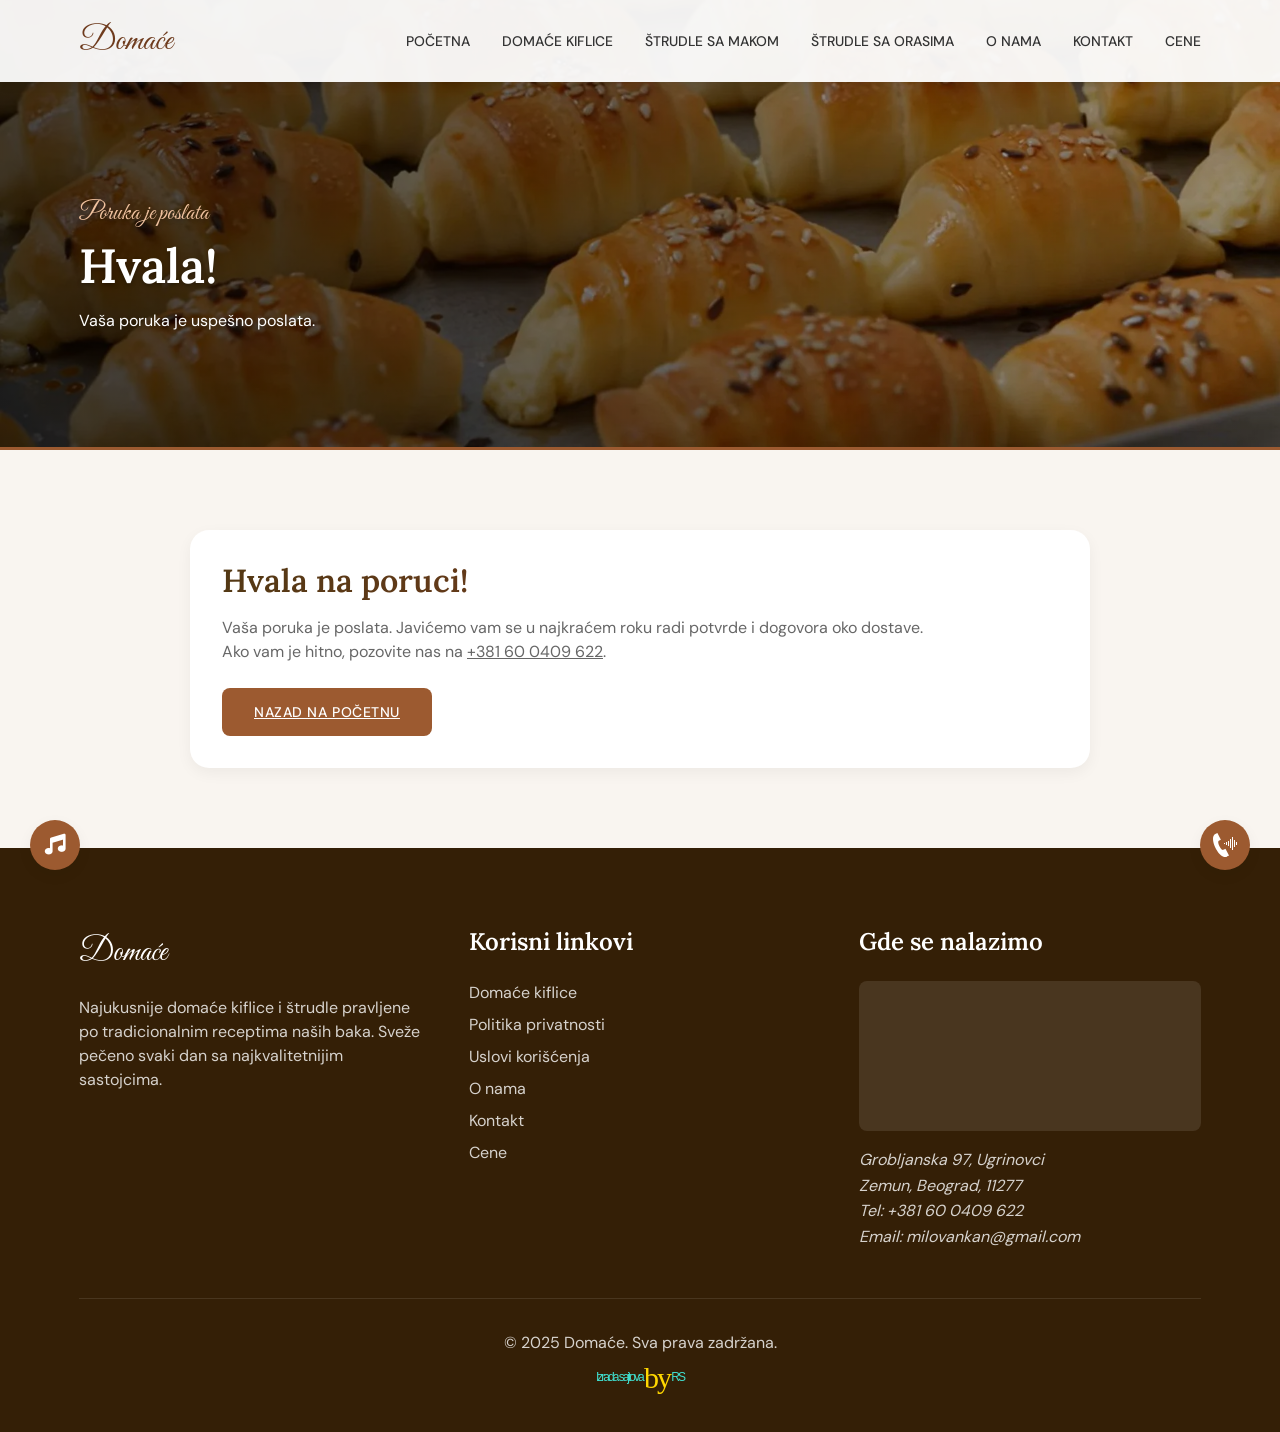
<file: hvala.html>
<!DOCTYPE html>
<!--
  Autorska prava: Domaće (domaca-hrana.com)
  Sajt napravio: Izrada sajtova RS - https://izrada-sajtova-rs.com/
-->
<html lang="sr-Latn">
<head>
  <meta charset="UTF-8">
  <meta name="viewport" content="width=device-width, initial-scale=1.0">
  <title>Hvala na poruci | Domaće</title>
  
  <!-- SEO Meta Tags -->
  <meta name="description" content="Vaša poruka je poslata. Javićemo vam se u najkraćem roku.">
  <meta name="author" content="Domaće">
  <meta name="robots" content="noindex, follow">
  
  <!-- Favicon -->
  <link rel="apple-touch-icon" sizes="180x180" href="logos/favicon-domace-logo-180w.png">
  <link rel="icon" type="image/png" sizes="32x32" href="logos/favicon-domace-logo-32w.png">
  <link rel="icon" type="image/png" sizes="16x16" href="logos/favicon-domace-logo-16w.png">
  
  <!-- Fonts -->
    <link rel="preload" href="fonts/google/dm-sans-latin.woff2" as="font" type="font/woff2" crossorigin>
    <link rel="preload" href="fonts/google/dm-sans-latin-ext.woff2" as="font" type="font/woff2" crossorigin>
    <link rel="preload" href="fonts/google/lora-latin.woff2" as="font" type="font/woff2" crossorigin>
    <link rel="preload" href="fonts/google/lora-latin-ext.woff2" as="font" type="font/woff2" crossorigin>
    <link rel="preload" href="fonts/google/great-vibes-latin.woff2" as="font" type="font/woff2" crossorigin>
    <link rel="preload" href="fonts/google/great-vibes-latin-ext.woff2" as="font" type="font/woff2" crossorigin>
    <link rel="stylesheet" href="fonts/fonts.css">
  <!-- CSS -->
  <link rel="stylesheet" href="styles.css">
    
    <!-- Google Tag Manager (odloženo do prve interakcije ili 8 s posle učitavanja, da ne blokira stranicu) -->
<script>
window.dataLayer = window.dataLayer || [];
(function () {
  var loaded = false;
  var events = ['scroll', 'mousemove', 'touchstart', 'keydown', 'pointerdown'];
  function loadGtm() {
    if (loaded) return;
    loaded = true;
    events.forEach(function (e) { window.removeEventListener(e, loadGtm); });
    window.dataLayer.push({ 'gtm.start': new Date().getTime(), event: 'gtm.js' });
    var s = document.createElement('script');
    s.async = true;
    s.src = 'https://www.googletagmanager.com/gtm.js?id=GTM-MJSRD665';
    document.head.appendChild(s);
  }
  events.forEach(function (e) { window.addEventListener(e, loadGtm, { passive: true }); });
  window.addEventListener('load', function () { setTimeout(loadGtm, 8000); });
})();
</script>
<!-- End Google Tag Manager -->
</head>
<body>
    
    <!-- Google Tag Manager (noscript) -->
<noscript><iframe src="https://www.googletagmanager.com/ns.html?id=GTM-MJSRD665"
height="0" width="0" style="display:none;visibility:hidden"></iframe></noscript>
<!-- End Google Tag Manager (noscript) -->
    
  <!-- Navigation -->
  <header class="header">
      <div class="container">
          <div class="logo">
              <a href="./">Domaće</a>
          </div>
          <nav class="nav">
              <ul class="nav-list">
                  <li class="nav-item"><a href="./" class="nav-link">Početna</a></li>
                  <li class="nav-item"><a href="domace-kiflice.html" class="nav-link">Domaće kiflice</a></li>
                  <li class="nav-item"><a href="strudle-sa-makom.html" class="nav-link">Štrudle sa makom</a></li>
                  <li class="nav-item"><a href="strudle-sa-orasima.html" class="nav-link">Štrudle sa orasima</a></li>
                  <li class="nav-item"><a href="o-nama.html" class="nav-link">O nama</a></li>
                  <li class="nav-item"><a href="kontakt.html" class="nav-link">Kontakt</a></li>
                  <li class="nav-item"><a href="cene.html" class="nav-link">Cene</a></li>
              </ul>
          </nav>
          <button class="hamburger" aria-label="Meni">
              <span></span>
              <span></span>
              <span></span>
          </button>
      </div>
  </header>

  <!-- Hero Section -->
  <section class="hero">
      <div class="container">
          <div class="hero-content">
              <span class="subtitle">Poruka je poslata</span>
              <h1>Hvala!</h1>
              <p>Vaša poruka je uspešno poslata.</p>
          </div>
      </div>
      <picture>
          <source media="(max-width: 640px)" srcset="slike/domace-kiflice-domace-kiflice-640w.webp">
          <source media="(max-width: 1024px)" srcset="slike/domace-kiflice-domace-kiflice-1024w.webp">
          <img fetchpriority="high" src="slike/domace-kiflice-domace-kiflice.webp" width="1920" height="1080" alt="Ručno uvijene domaće kiflice pre pečenja" class="hero-image">
      </picture>
  </section>

  <!-- Thank You Content -->
  <section class="legal-content">
      <div class="container">
          <div class="legal-text">
              <h2>Hvala na poruci!</h2>
              <p>Vaša poruka je poslata. Javićemo vam se u najkraćem roku radi potvrde i dogovora oko dostave.</p>
              <p>Ako vam je hitno, pozovite nas na <a href="tel:+381600409622" class="trackcall">+381 60 0409 622</a>.</p>
              <a href="./" class="btn btn-primary">Nazad na početnu</a>
          </div>
      </div>
  </section>

  <!-- Footer -->
    <footer class="footer">
        <div class="container">
            <div class="footer-content">
                <div class="footer-column">
                    <div class="footer-logo">Domaće</div>
                    <p>Najukusnije domaće kiflice i štrudle pravljene po tradicionalnim receptima naših baka. Sveže pečeno svaki dan sa najkvalitetnijim sastojcima.</p>
                </div>
                
                <div class="footer-column">
                    <h3>Korisni linkovi</h3>
                    <ul class="footer-links">
                        <li><a href="domace-kiflice.html">Domaće kiflice</a></li>
                        <li><a href="politika-privatnosti.html">Politika privatnosti</a></li>
                        <li><a href="uslovi-koriscenja.html">Uslovi korišćenja</a></li>
                        <li><a href="o-nama.html">O nama</a></li>
                        <li><a href="kontakt.html">Kontakt</a></li>
                        <li><a href="cene.html">Cene</a></li>
                    </ul>
                </div>
                
                <div class="footer-column">
                    <h3>Gde se nalazimo</h3>
                    <div class="footer-map">
                       <iframe data-src="https://www.google.com/maps/embed?pb=!1m18!1m12!1m3!1d181102.09061018072!2d20.304029730598383!3d44.82715416401004!2m3!1f0!2f0!3f0!3m2!1i1024!2i768!4f13.1!3m3!1m2!1s0x475a5cef3eb4327d%3A0xea2f2c38a17d639d!2z0JPRgNC-0LHRmdCw0L3RgdC60LAgOTcsIFVncmlub3ZjaSwgU2VyYmlh!5e0!3m2!1sen!2s!4v1741621341998!5m2!1sen!2s" width="100%" height="100%" style="border:0;" allowfullscreen="" loading="lazy" referrerpolicy="no-referrer-when-downgrade"></iframe>
                    </div>
                    <address>
                        Grobljanska 97, Ugrinovci<br>
                        Zemun, Beograd, 11277<br>
                        Tel: <a href="tel:+381600409622" class="trackcall">+381 60 0409 622</a><br>
                        Email: <a href="mailto:milovankan@gmail.com">milovankan@gmail.com</a>
                    </address>
                </div>
            </div>
            
            <div class="copyright">
                <p>&copy; 2025 Domaće. Sva prava zadržana.</p>
                <a href="https://izrada-sajtova-rs.com/"  target="_blank" rel="noopener nofollow"  class="website-napravio trackbobanweb" title="Agencija izradu sajtova Izrada sajtova RS" aria-label="Agencija izradu sajtova Izrada sajtova RS" data-description="Ovaj websajt je napravio izrada-sajtova-rs.com. izrada-sajtova-rs.com se bavi web dizajnom i izradom websajtova pretežno u Srbiji ali i u inostranstvu. Sve cene i detalje vezane za izradu i dizajin websajtova i web stranica možete videti ako kliknete na ovaj link."><div class="designed11">Izrada sajtova&nbsp;<span>by</span>&nbsp;RS</div></a>
            </div>
        </div>
    </footer>

    <!-- Fixed Buttons -->
    <a href="tel:+381600409622" class="call-button trackcall" aria-label="Pozovite nas">
        <svg width="24" height="24" xmlns="http://www.w3.org/2000/svg" fill="white" fill-rule="evenodd" clip-rule="evenodd"><path d="M16 22.621l-3.521-6.795c-.007.004-1.974.97-2.064 1.011-2.24 1.086-6.799-7.82-4.609-8.994l2.082-1.026-3.492-6.817-2.106 1.039c-1.622.845-2.298 2.627-2.289 4.843.027 6.902 6.711 18.013 12.212 18.117.575.011 1.137-.098 1.677-.345.121-.055 2.102-1.029 2.11-1.033zm4-5.621h-1v-13h1v13zm-2-2h-1v-9h1v9zm4-1h-1v-7h1v7zm-6-1h-1v-5h1v5zm-2-1h-1v-3h1v3zm10 0h-1v-3h1v3zm-12-1h-1v-1h1v1z"/></svg>
    </a>
    
    <button class="music-toggle" aria-label="Uključi/isključi muziku">
        <span class="music-icon"><i class="fas fa-music"></i></span>
    </button>

  <!-- JavaScript -->
  <script src="script.js"></script>
</body>
</html>
</file>
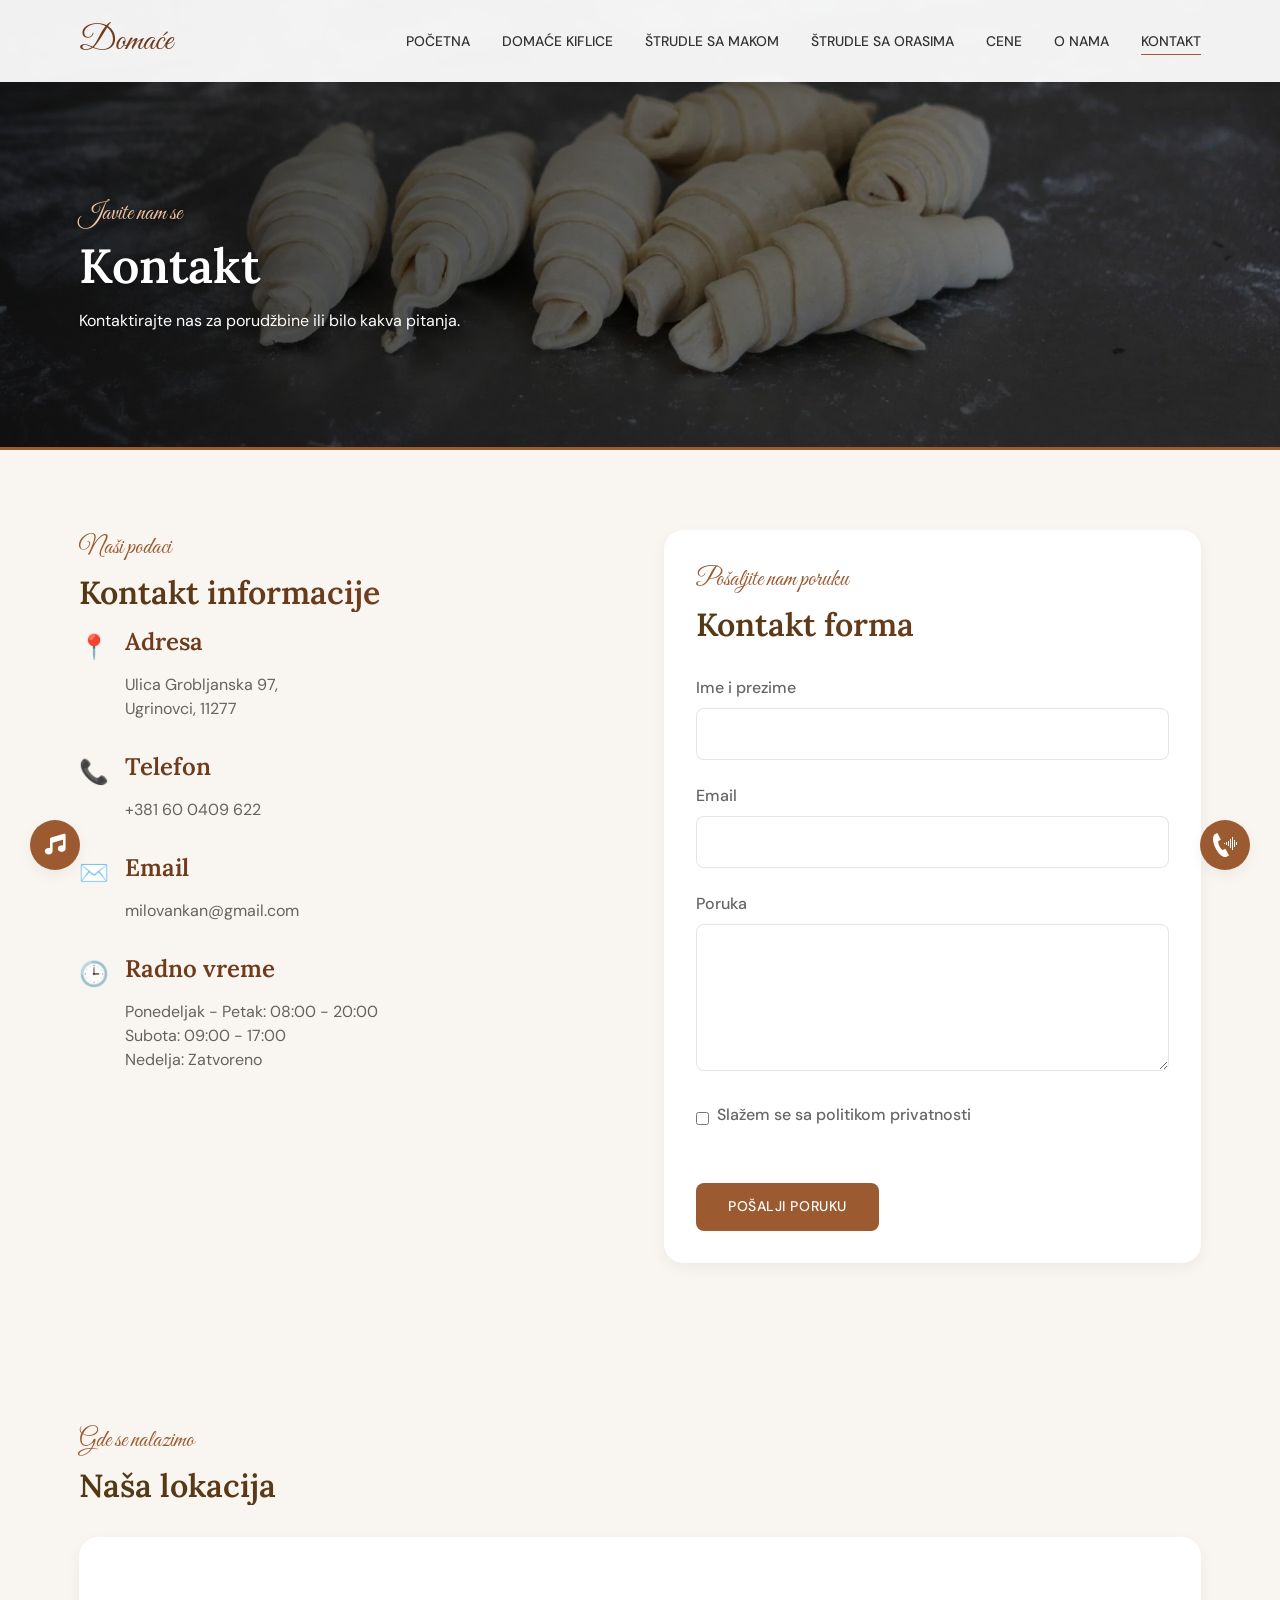
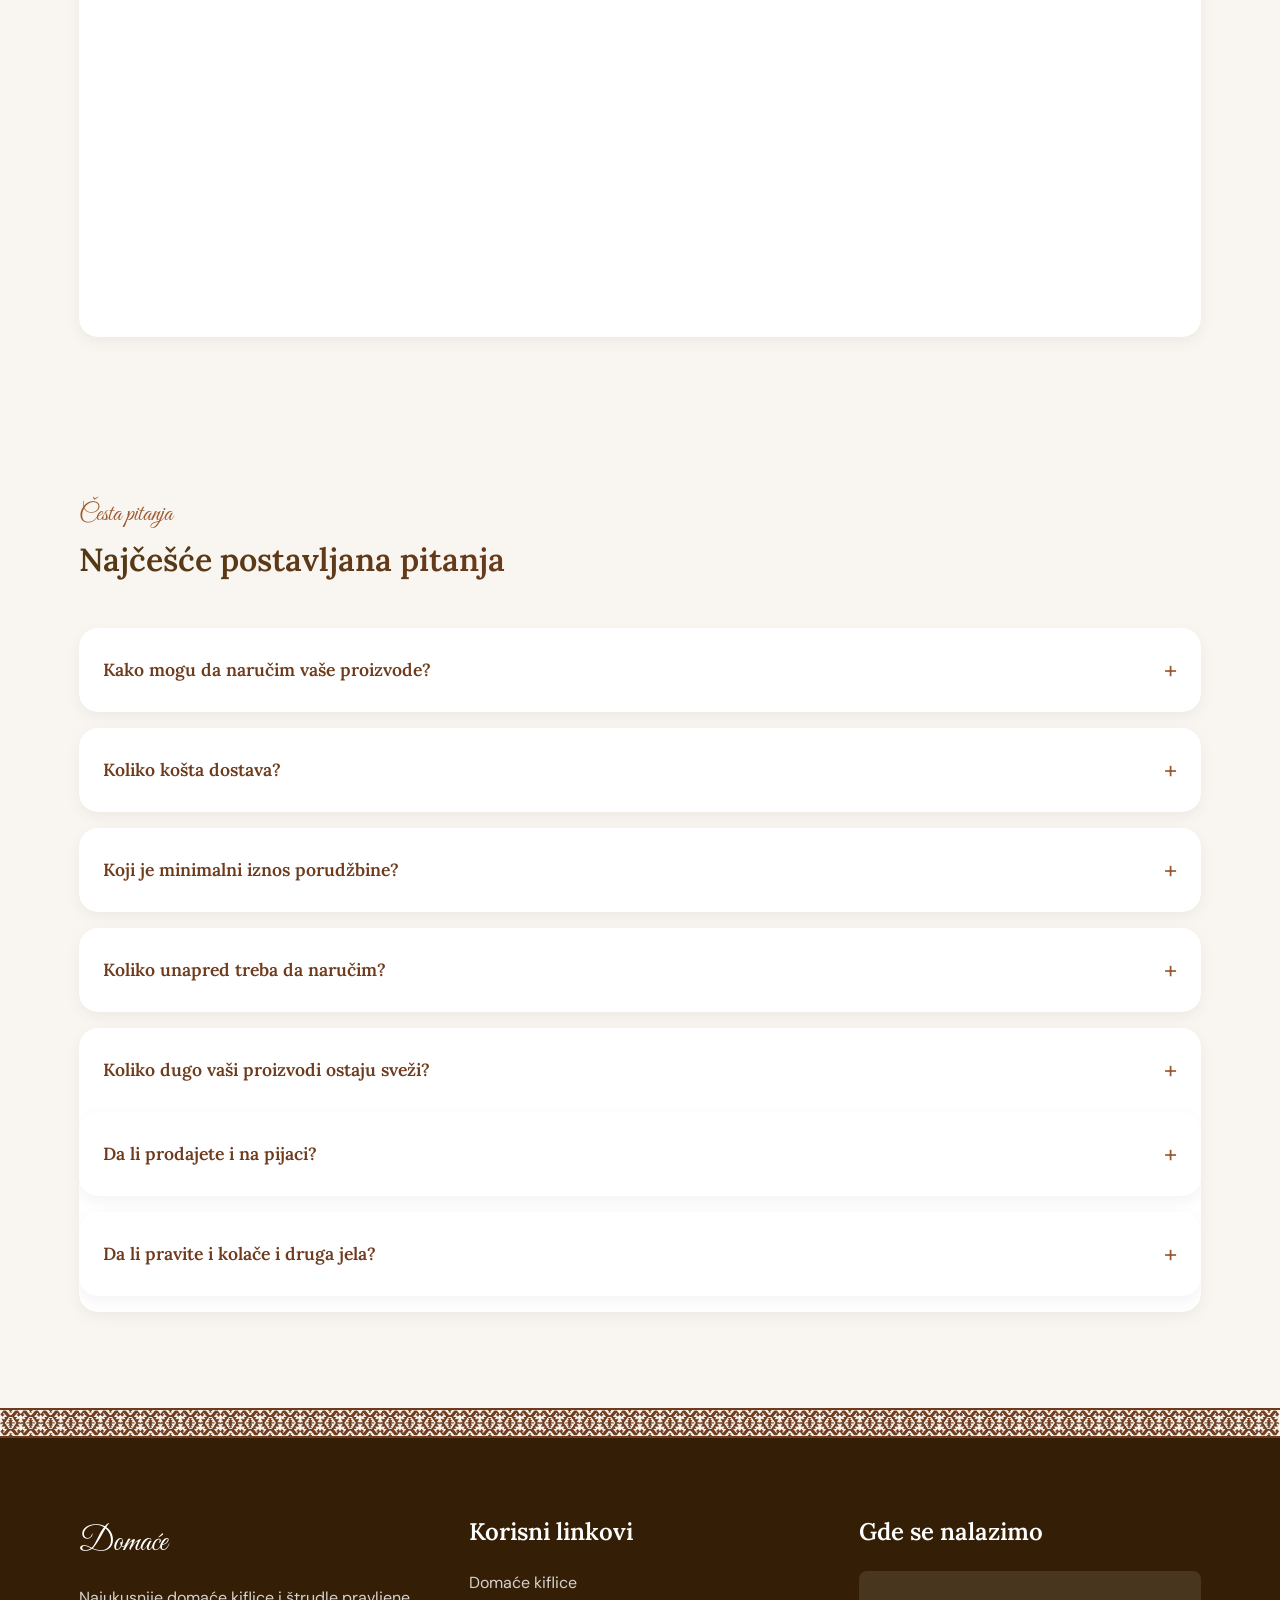
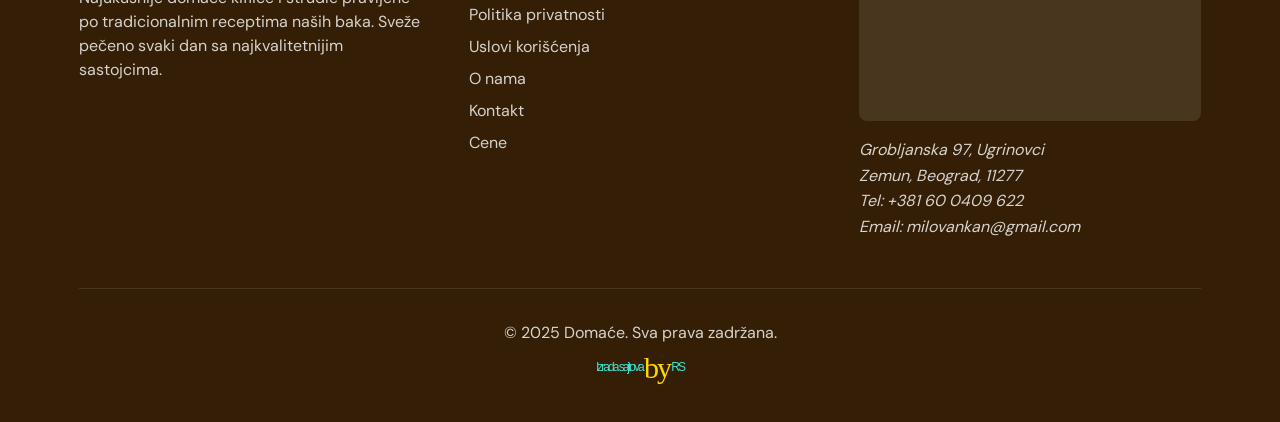
<file: kontakt.html>
<!DOCTYPE html>
<!--
  Autorska prava: Domaće (domaca-hrana.com)
  Sajt napravio: Izrada sajtova RS - https://izrada-sajtova-rs.com/
-->
<html lang="sr-Latn">
<head>
    <meta charset="UTF-8">
    <meta name="viewport" content="width=device-width, initial-scale=1.0">
    <title>Kontakt i porudžbine – dostava po Beogradu | Domaće</title>
    
    <!-- SEO Meta Tags -->
    <meta name="description" content="Naručite domaće kiflice i štrudle na +381 60 0409 622 ili preko forme. Dostava po celom Beogradu za 24 sata, besplatna preko 2500 RSD.">
    <meta name="author" content="Domaće">
    <meta name="robots" content="index, follow">
    
    <!-- Canonical URL -->
    <link rel="canonical" href="https://domaca-hrana.com/kontakt.html">
    
    <!-- Open Graph / Facebook -->
    <meta property="og:type" content="website">
    <meta property="og:locale" content="sr_RS">
    <meta property="og:url" content="https://domaca-hrana.com/kontakt.html">
    <meta property="og:title" content="Kontakt i porudžbine – dostava po Beogradu | Domaće">
    <meta property="og:description" content="Naručite domaće kiflice i štrudle na +381 60 0409 622 ili preko forme. Dostava po celom Beogradu za 24 sata, besplatna preko 2500 RSD.">
    <meta property="og:image" content="https://domaca-hrana.com/logos/domace-domaca-hrana.jpg">
    
    <!-- Twitter -->
    <meta name="twitter:card" content="summary_large_image">
    <meta name="twitter:url" content="https://domaca-hrana.com/kontakt.html">
    <meta name="twitter:title" content="Kontakt i porudžbine – dostava po Beogradu | Domaće">
    <meta name="twitter:description" content="Naručite domaće kiflice i štrudle na +381 60 0409 622 ili preko forme. Dostava po celom Beogradu za 24 sata, besplatna preko 2500 RSD.">
    <meta name="twitter:image" content="https://domaca-hrana.com/logos/domace-domaca-hrana.jpg">
    
    <!-- Favicon -->
    <link rel="apple-touch-icon" sizes="180x180" href="logos/favicon-domace-logo-180w.png">
    <link rel="icon" type="image/png" sizes="32x32" href="logos/favicon-domace-logo-32w.png">
    <link rel="icon" type="image/png" sizes="16x16" href="logos/favicon-domace-logo-16w.png">
    
    <!-- Fonts -->
    <link rel="preload" href="fonts/google/dm-sans-latin.woff2" as="font" type="font/woff2" crossorigin>
    <link rel="preload" href="fonts/google/dm-sans-latin-ext.woff2" as="font" type="font/woff2" crossorigin>
    <link rel="preload" href="fonts/google/lora-latin.woff2" as="font" type="font/woff2" crossorigin>
    <link rel="preload" href="fonts/google/lora-latin-ext.woff2" as="font" type="font/woff2" crossorigin>
    <link rel="preload" href="fonts/google/great-vibes-latin.woff2" as="font" type="font/woff2" crossorigin>
    <link rel="preload" href="fonts/google/great-vibes-latin-ext.woff2" as="font" type="font/woff2" crossorigin>
    <link rel="stylesheet" href="fonts/fonts.css">
    <!-- Hero slika (LCP) -->
    <link rel="preload" as="image" href="slike/domace-kiflice-kontakt-640w.webp" media="(max-width: 640px)" fetchpriority="high">
    <link rel="preload" as="image" href="slike/domace-kiflice-kontakt-1024w.webp" media="(min-width: 641px) and (max-width: 1024px)" fetchpriority="high">
    <link rel="preload" as="image" href="slike/domace-kiflice-kontakt.webp" media="(min-width: 1025px)" fetchpriority="high">
    
    <!-- CSS -->
    <link rel="stylesheet" href="styles.css">
<script type="application/ld+json">
{
  "@context": "https://schema.org",
  "@graph": [
    {
      "@type": "Bakery",
      "@id": "https://domaca-hrana.com/#bakery",
      "name": "Domaće",
      "url": "https://domaca-hrana.com/",
      "image": "https://domaca-hrana.com/logos/domace-domaca-hrana.jpg",
      "telephone": "+381600409622",
      "priceRange": "900–1200 RSD",
      "address": {
        "@type": "PostalAddress",
        "streetAddress": "Grobljanska 97",
        "addressLocality": "Ugrinovci",
        "addressRegion": "Beograd",
        "postalCode": "11277",
        "addressCountry": "RS"
      },
      "alternateName": [
        "Domaće kiflice i štrudle",
        "Domaća hrana"
      ]
    },
    {
      "@type": "BreadcrumbList",
      "itemListElement": [
        {
          "@type": "ListItem",
          "position": 1,
          "name": "Početna",
          "item": "https://domaca-hrana.com/"
        },
        {
          "@type": "ListItem",
          "position": 2,
          "name": "Kontakt",
          "item": "https://domaca-hrana.com/kontakt.html"
        }
      ]
    },
    {
      "@type": "ContactPage",
      "url": "https://domaca-hrana.com/kontakt.html",
      "name": "Kontakt i porudžbine – dostava po Beogradu | Domaće",
      "inLanguage": "sr-Latn",
      "about": {
        "@id": "https://domaca-hrana.com/#bakery"
      }
    },
    {
      "@type": "FAQPage",
      "mainEntity": [
        {
          "@type": "Question",
          "name": "Kako mogu da naručim vaše proizvode?",
          "acceptedAnswer": {
            "@type": "Answer",
            "text": "Naše proizvode možete naručiti telefonom ili putem kontakt forme na našem sajtu. Nakon što primimo vašu porudžbinu, kontaktiraćemo vas radi potvrde i dogovora oko dostave. Cene svih proizvoda pogledajte na stranici cene."
          }
        },
        {
          "@type": "Question",
          "name": "Koliko košta dostava?",
          "acceptedAnswer": {
            "@type": "Answer",
            "text": "Dostava na teritoriji celog Beograda je 600 RSD, a za porudžbine preko 2500 RSD dostava je besplatna."
          }
        },
        {
          "@type": "Question",
          "name": "Koji je minimalni iznos porudžbine?",
          "acceptedAnswer": {
            "@type": "Answer",
            "text": "Minimalni iznos porudžbine je 1000 RSD."
          }
        },
        {
          "@type": "Question",
          "name": "Koliko unapred treba da naručim?",
          "acceptedAnswer": {
            "@type": "Answer",
            "text": "Za standardne porudžbine dovoljno je da naručite 24 sata unapred. Za veće porudžbine (preko 5kg) ili za posebne prilike, preporučujemo da naručite najmanje 2-3 dana unapred kako bismo mogli da ispunimo vaše zahteve."
          }
        },
        {
          "@type": "Question",
          "name": "Koliko dugo vaši proizvodi ostaju sveži?",
          "acceptedAnswer": {
            "@type": "Answer",
            "text": "Kiflice i štrudle su najbolje u roku od 2-3 dana od pečenja i čuvaju se na sobnoj temperaturi u zatvorenoj posudi ili kesi. Kiflice se jedu sveže i ne preporučujemo da ih zamrzavate, dok se štrudle mogu zamrznuti za duže čuvanje."
          }
        },
        {
          "@type": "Question",
          "name": "Da li prodajete i na pijaci?",
          "acceptedAnswer": {
            "@type": "Answer",
            "text": "Da. Svake subote nas možete naći na pijaci u Bloku 44 na Novom Beogradu, gde možete kupiti i manje količine kiflica i štrudli."
          }
        },
        {
          "@type": "Question",
          "name": "Da li pravite i kolače i druga jela?",
          "acceptedAnswer": {
            "@type": "Answer",
            "text": "Da, po porudžbini pravimo i torte, kolače i jela domaće kuhinje. Više o tome pročitajte na stranici o nama."
          }
        }
      ]
    }
  ]
}
</script>

    <!-- Google Tag Manager (odloženo do prve interakcije ili 8 s posle učitavanja, da ne blokira stranicu) -->
<script>
window.dataLayer = window.dataLayer || [];
(function () {
  var loaded = false;
  var events = ['scroll', 'mousemove', 'touchstart', 'keydown', 'pointerdown'];
  function loadGtm() {
    if (loaded) return;
    loaded = true;
    events.forEach(function (e) { window.removeEventListener(e, loadGtm); });
    window.dataLayer.push({ 'gtm.start': new Date().getTime(), event: 'gtm.js' });
    var s = document.createElement('script');
    s.async = true;
    s.src = 'https://www.googletagmanager.com/gtm.js?id=GTM-MJSRD665';
    document.head.appendChild(s);
  }
  events.forEach(function (e) { window.addEventListener(e, loadGtm, { passive: true }); });
  window.addEventListener('load', function () { setTimeout(loadGtm, 8000); });
})();
</script>
<!-- End Google Tag Manager -->
</head>
<body class="interactive">
    
    <!-- Google Tag Manager (noscript) -->
<noscript><iframe src="https://www.googletagmanager.com/ns.html?id=GTM-MJSRD665"
height="0" width="0" style="display:none;visibility:hidden"></iframe></noscript>
<!-- End Google Tag Manager (noscript) -->
    
    <div id="circle" style="--xpos:0; --ypos:0;"></div>
    <!-- Navigation -->
    <header class="header">
        <div class="container">
            <div class="logo">
                <a href="./">Domaće</a>
            </div>
            <nav class="nav">
                <ul class="nav-list">
                    <li class="nav-item"><a href="./" class="nav-link ">Početna</a></li>
                    <li class="nav-item"><a href="domace-kiflice.html" class="nav-link">Domaće kiflice</a></li>
                    <li class="nav-item"><a href="strudle-sa-makom.html" class="nav-link">Štrudle sa makom</a></li>
                    <li class="nav-item"><a href="strudle-sa-orasima.html" class="nav-link">Štrudle sa orasima</a></li>
                    <li class="nav-item"><a href="cene.html" class="nav-link">Cene</a></li>
                    <li class="nav-item"><a href="o-nama.html" class="nav-link">O nama</a></li>
                    <li class="nav-item"><a href="kontakt.html" class="nav-link active">Kontakt</a></li> 
                </ul>
            </nav>
            <button class="hamburger" aria-label="Meni">
                <span></span>
                <span></span>
                <span></span>
            </button>
        </div>
    </header>

    <!-- Hero Section -->
    <section class="hero">
        <div class="container">
            <div class="hero-content">
                <span class="subtitle">Javite nam se</span>
                <h1>Kontakt</h1>
                <p>Kontaktirajte nas za porudžbine ili bilo kakva pitanja.</p>
            </div>
        </div>
        <picture>
            <source media="(max-width: 640px)" srcset="slike/domace-kiflice-kontakt-640w.webp">
            <source media="(max-width: 1024px)" srcset="slike/domace-kiflice-kontakt-1024w.webp">
            <img fetchpriority="high" src="slike/domace-kiflice-kontakt.webp" width="1920" height="1080" alt="Ručno uvijene domaće kiflice na pobrašnjenom stolu" class="hero-image">
        </picture>
    </section>

    <!-- Contact Section -->
    <section class="contact-section">
        <div class="container">
            <div class="contact-grid">
                <div class="contact-info">
                    <span class="subtitle">Naši podaci</span>
                    <h2>Kontakt informacije</h2>
                    
                    <div class="info-item">
                        <div class="info-icon">📍</div>
                        <div class="info-content">
                            <h3>Adresa</h3>
                            <p>Ulica Grobljanska 97,<br>Ugrinovci, 11277</p>
                        </div>
                    </div>
                    
                    <div class="info-item">
                        <div class="info-icon">📞</div>
                        <div class="info-content">
                            <h3>Telefon</h3>
                            <p><a href="tel:+381600409622" class="trackcall">+381 60 0409 622</a></p>
                        </div>
                    </div>
                    
                    <div class="info-item">
                        <div class="info-icon">✉️</div>
                        <div class="info-content">
                            <h3>Email</h3>
                            <p><a href="mailto:milovankan@gmail.com">milovankan@gmail.com</a></p>
                        </div>
                    </div>
                    
                    <div class="info-item">
                        <div class="info-icon">🕒</div>
                        <div class="info-content">
                            <h3>Radno vreme</h3>
                            <p>Ponedeljak - Petak: 08:00 - 20:00<br>Subota: 09:00 - 17:00<br>Nedelja: Zatvoreno</p>
                        </div>
                    </div>
                    
                </div>
                
                <div class="contact-form-container interactive-div">
                    <span class="subtitle">Pošaljite nam poruku</span>
                    <h2>Kontakt forma</h2>
                    
                    <form class="contact-form" action="https://formsubmit.co/milovankan@gmail.com" method="POST">
                        <input type="hidden" name="_subject" value="Nova poruka sa sajta domaca-hrana.com">
                        <input type="hidden" name="_next" value="https://domaca-hrana.com/hvala.html">
                        <input type="hidden" name="_template" value="table">
                        <input type="text" name="_honey" class="form-honey" tabindex="-1" autocomplete="off" aria-hidden="true">

                        <div class="form-group">
                            <label for="name">Ime i prezime</label>
                            <input type="text" id="name" name="name" autocomplete="name" required>
                        </div>

                        <div class="form-group">
                            <label for="email">Email</label>
                            <input type="email" id="email" name="email" autocomplete="email" required>
                        </div>

                        <div class="form-group">
                            <label for="message">Poruka</label>
                            <textarea id="message" name="message" rows="5" required></textarea>
                        </div>

                        <div class="form-group form-checkbox">
                            <input type="checkbox" id="privacy" name="privacy" required>
                            <label for="privacy">Slažem se sa <a href="politika-privatnosti.html">politikom privatnosti</a></label>
                        </div>

                        <button type="submit" class="btn btn-primary">Pošalji poruku</button>
                    </form>
                </div>
            </div>
        </div>
    </section>

    <!-- Map Section -->
    <section class="map-section">
        <div class="container">
            <span class="subtitle">Gde se nalazimo</span>
            <h2>Naša lokacija</h2>
            
            <div class="map-container ">
                    <iframe class="interactive-div" data-src="https://www.google.com/maps/embed?pb=!1m18!1m12!1m3!1d181102.09061018072!2d20.304029730598383!3d44.82715416401004!2m3!1f0!2f0!3f0!3m2!1i1024!2i768!4f13.1!3m3!1m2!1s0x475a5cef3eb4327d%3A0xea2f2c38a17d639d!2z0JPRgNC-0LHRmdCw0L3RgdC60LAgOTcsIFVncmlub3ZjaSwgU2VyYmlh!5e0!3m2!1sen!2s!4v1741621341998!5m2!1sen!2s" width="100%" height="100%" style="border:0;" allowfullscreen="" loading="lazy" referrerpolicy="no-referrer-when-downgrade"></iframe>
            </div>
        </div>
    </section>

    <!-- FAQ Section -->
    <section class="faq-section">
        <div class="container">
            <span class="subtitle">Česta pitanja</span>
            <h2>Najčešće postavljana pitanja</h2>
            
            <div class="faq-container">
                <div class="faq-item interactive-div">
                    <div class="faq-question">
                        <h3>Kako mogu da naručim vaše proizvode?</h3>
                        <span class="faq-toggle">+</span>
                    </div>
                    <div class="faq-answer">
                        <p>Naše proizvode možete naručiti telefonom ili putem kontakt forme na našem sajtu. Nakon što primimo vašu porudžbinu, kontaktiraćemo vas radi potvrde i dogovora oko dostave. Cene svih proizvoda pogledajte na stranici <a href="cene.html">cene</a>.</p>
                    </div>
                </div>
                
                <div class="faq-item interactive-div">
                    <div class="faq-question">
                        <h3>Koliko košta dostava?</h3>
                        <span class="faq-toggle">+</span>
                    </div>
                    <div class="faq-answer">
                        <p>Dostava na teritoriji celog Beograda je 600 RSD, a za porudžbine preko 2500 RSD dostava je besplatna.</p>
                    </div>
                </div>
                
                <div class="faq-item interactive-div">
                    <div class="faq-question">
                        <h3>Koji je minimalni iznos porudžbine?</h3>
                        <span class="faq-toggle">+</span>
                    </div>
                    <div class="faq-answer">
                        <p>Minimalni iznos porudžbine je 1000 RSD.</p>
                    </div>
                </div>
                
                <div class="faq-item interactive-div">
                    <div class="faq-question">
                        <h3>Koliko unapred treba da naručim?</h3>
                        <span class="faq-toggle">+</span>
                    </div>
                    <div class="faq-answer">
                        <p>Za standardne porudžbine dovoljno je da naručite 24 sata unapred. Za veće porudžbine (preko 5kg) ili za posebne prilike, preporučujemo da naručite najmanje 2-3 dana unapred kako bismo mogli da ispunimo vaše zahteve.</p>
                    </div>
                </div>
                
                
                <div class="faq-item interactive-div">
                    <div class="faq-question">
                        <h3>Koliko dugo vaši proizvodi ostaju sveži?</h3>
                        <span class="faq-toggle">+</span>
                    </div>
                    <div class="faq-answer">
                        <p>Kiflice i štrudle su najbolje u roku od 2-3 dana od pečenja i čuvaju se na sobnoj temperaturi u zatvorenoj posudi ili kesi. Kiflice se jedu sveže i ne preporučujemo da ih zamrzavate, dok se štrudle mogu zamrznuti za duže čuvanje.</p>
                    </div>
                    <div class="faq-item interactive-div">
                    <div class="faq-question">
                        <h3>Da li prodajete i na pijaci?</h3>
                        <span class="faq-toggle">+</span>
                    </div>
                    <div class="faq-answer">
                        <p>Da. Svake subote nas možete naći na pijaci u Bloku 44 na Novom Beogradu, gde možete kupiti i manje količine kiflica i štrudli.</p>
                    </div>
                </div>

                <div class="faq-item interactive-div">
                    <div class="faq-question">
                        <h3>Da li pravite i kolače i druga jela?</h3>
                        <span class="faq-toggle">+</span>
                    </div>
                    <div class="faq-answer">
                        <p>Da, po porudžbini pravimo i torte, kolače i jela domaće kuhinje. Više o tome pročitajte na stranici <a href="o-nama.html#kolaci-i-domaca-jela">o nama</a>.</p>
                    </div>
                </div>
            </div>
        </div>
    </section>

    <!-- Footer -->
    <div class="dekor">
        <img loading="lazy" src="slike/domace-iz-srbije-dekoracija.png" width="2000" height="42" alt="">
    </div>
    <footer class="footer">
        <div class="container">
            <div class="footer-content">
                <div class="footer-column">
                    <div class="footer-logo">Domaće</div>
                    <p>Najukusnije domaće kiflice i štrudle pravljene po tradicionalnim receptima naših baka. Sveže pečeno svaki dan sa najkvalitetnijim sastojcima.</p>
                </div>
                
                <div class="footer-column">
                    <h3>Korisni linkovi</h3>
                    <ul class="footer-links">
                        <li><a href="domace-kiflice.html">Domaće kiflice</a></li>
                        <li><a href="politika-privatnosti.html">Politika privatnosti</a></li>
                        <li><a href="uslovi-koriscenja.html">Uslovi korišćenja</a></li>
                        <li><a href="o-nama.html">O nama</a></li>
                        <li><a href="kontakt.html">Kontakt</a></li>
                        <li><a href="cene.html">Cene</a></li>
                    </ul>
                </div>
                
                <div class="footer-column">
                    <h3>Gde se nalazimo</h3>
                    <div class="footer-map">
                       <iframe data-src="https://www.google.com/maps/embed?pb=!1m18!1m12!1m3!1d181102.09061018072!2d20.304029730598383!3d44.82715416401004!2m3!1f0!2f0!3f0!3m2!1i1024!2i768!4f13.1!3m3!1m2!1s0x475a5cef3eb4327d%3A0xea2f2c38a17d639d!2z0JPRgNC-0LHRmdCw0L3RgdC60LAgOTcsIFVncmlub3ZjaSwgU2VyYmlh!5e0!3m2!1sen!2s!4v1741621341998!5m2!1sen!2s" width="100%" height="100%" style="border:0;" allowfullscreen="" loading="lazy" referrerpolicy="no-referrer-when-downgrade"></iframe>
                    </div>
                    <address>
                        Grobljanska 97, Ugrinovci<br>
                        Zemun, Beograd, 11277<br>
                        Tel: <a href="tel:+381600409622" class="trackcall">+381 60 0409 622</a><br>
                        Email: <a href="mailto:milovankan@gmail.com">milovankan@gmail.com</a>
                    </address>
                </div>
            </div>
            
            <div class="copyright">
                <p>&copy; 2025 Domaće. Sva prava zadržana.</p>
                <a href="https://izrada-sajtova-rs.com/"  target="_blank" rel="noopener nofollow"  class="website-napravio trackbobanweb" title="Agencija izradu sajtova Izrada sajtova RS" aria-label="Agencija izradu sajtova Izrada sajtova RS" data-description="Ovaj websajt je napravio izrada-sajtova-rs.com. izrada-sajtova-rs.com se bavi web dizajnom i izradom websajtova pretežno u Srbiji ali i u inostranstvu. Sve cene i detalje vezane za izradu i dizajin websajtova i web stranica možete videti ako kliknete na ovaj link."><div class="designed11">Izrada sajtova&nbsp;<span>by</span>&nbsp;RS</div></a>
            </div>
        </div>
    </footer>

    <!-- Fixed Buttons -->
    <a href="tel:+381600409622" class="call-button trackcall" aria-label="Pozovite nas">
        <svg width="24" height="24" xmlns="http://www.w3.org/2000/svg" fill="white" fill-rule="evenodd" clip-rule="evenodd"><path d="M16 22.621l-3.521-6.795c-.007.004-1.974.97-2.064 1.011-2.24 1.086-6.799-7.82-4.609-8.994l2.082-1.026-3.492-6.817-2.106 1.039c-1.622.845-2.298 2.627-2.289 4.843.027 6.902 6.711 18.013 12.212 18.117.575.011 1.137-.098 1.677-.345.121-.055 2.102-1.029 2.11-1.033zm4-5.621h-1v-13h1v13zm-2-2h-1v-9h1v9zm4-1h-1v-7h1v7zm-6-1h-1v-5h1v5zm-2-1h-1v-3h1v3zm10 0h-1v-3h1v3zm-12-1h-1v-1h1v1z"/></svg>
    </a>
    
    <button class="music-toggle" aria-label="Uključi/isključi muziku">
        <span class="music-icon"><i class="fas fa-music"></i></span>
    </button>

    <!-- JavaScript -->
    <script src="script.js"></script>
</body>
</html>
</file>
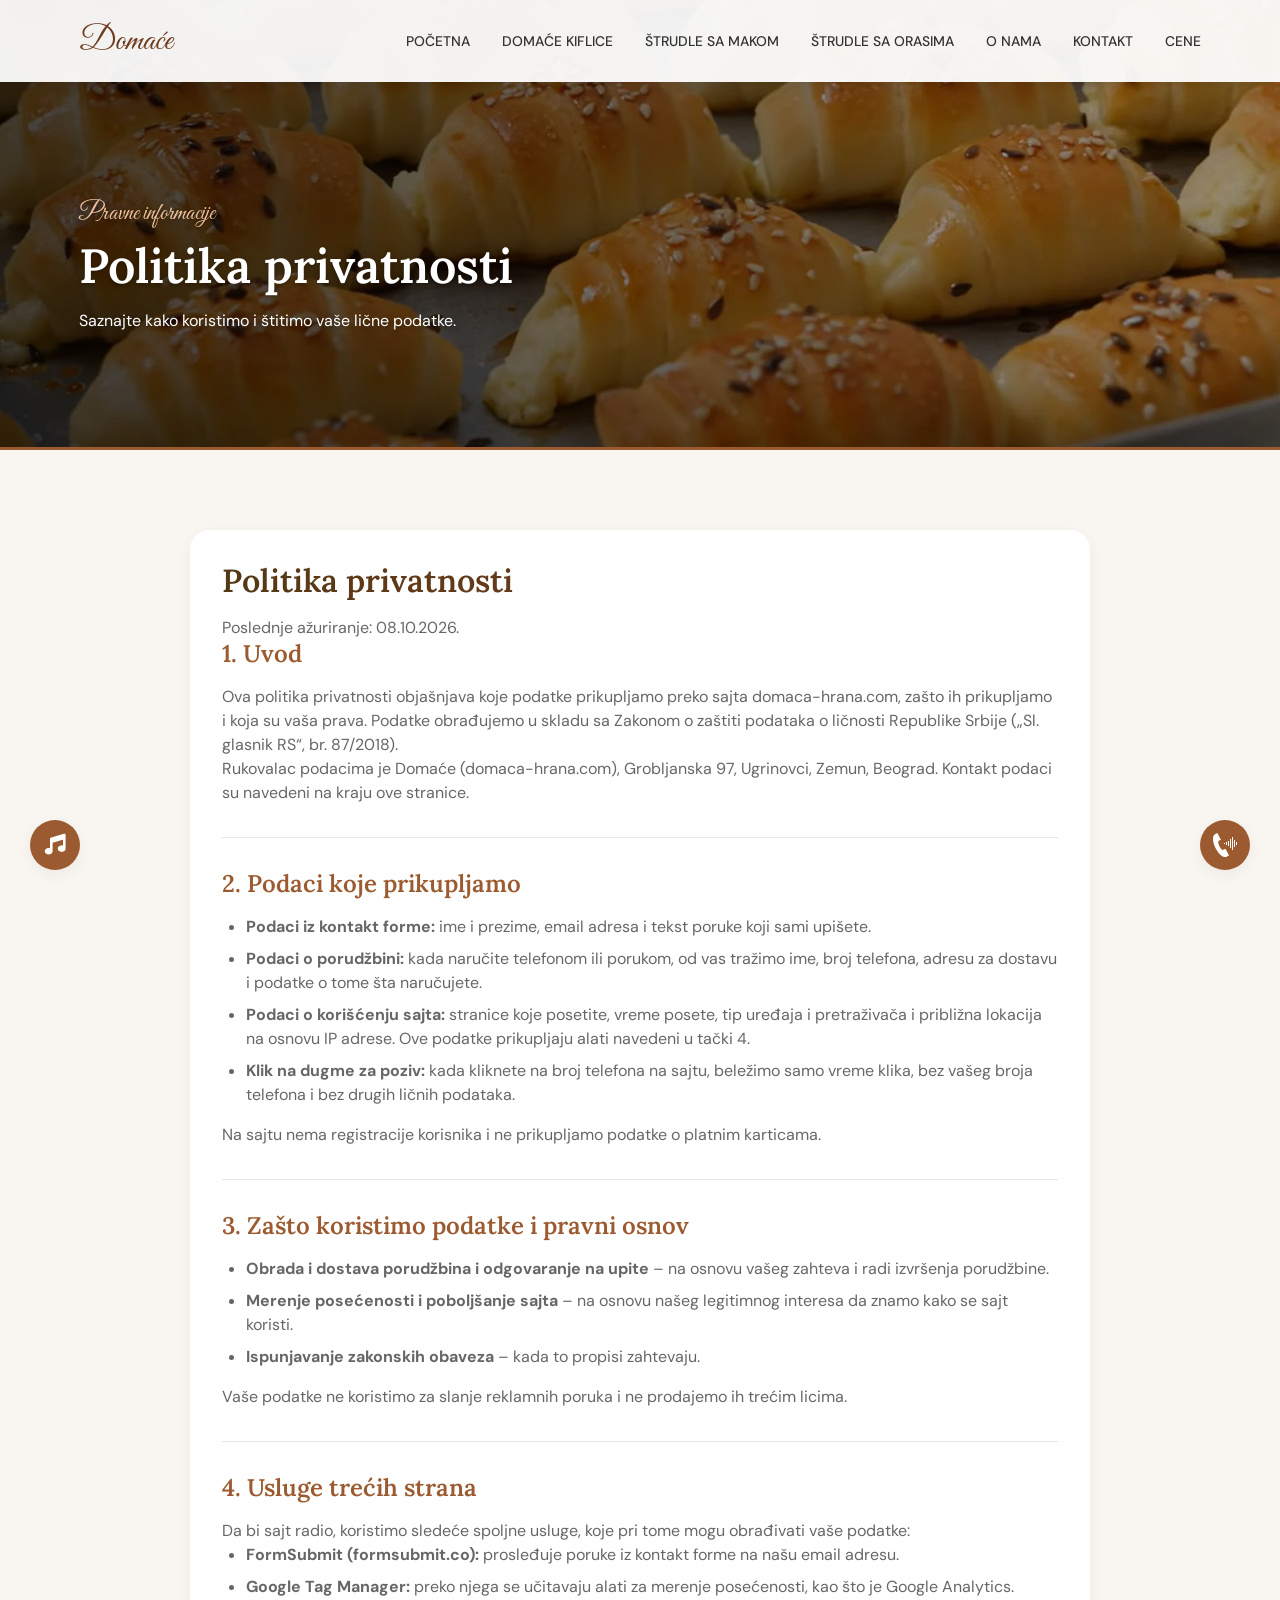
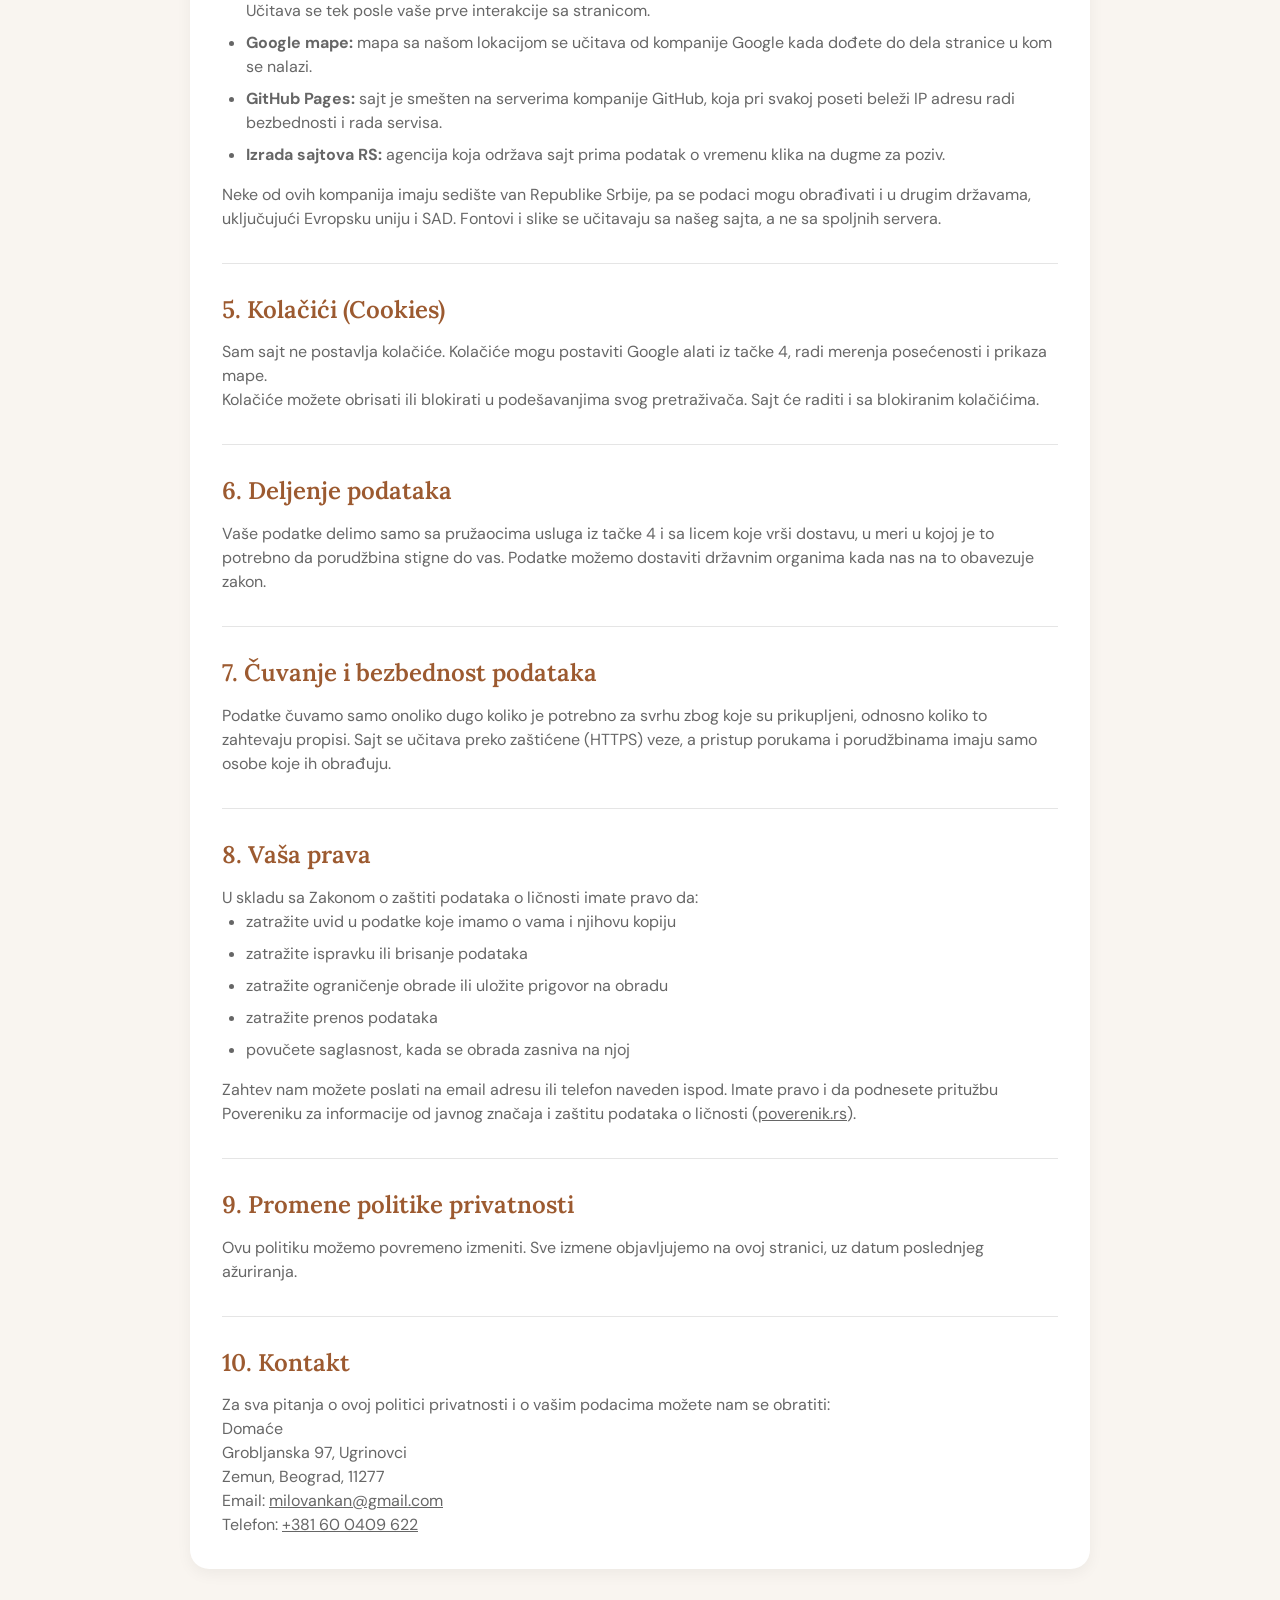
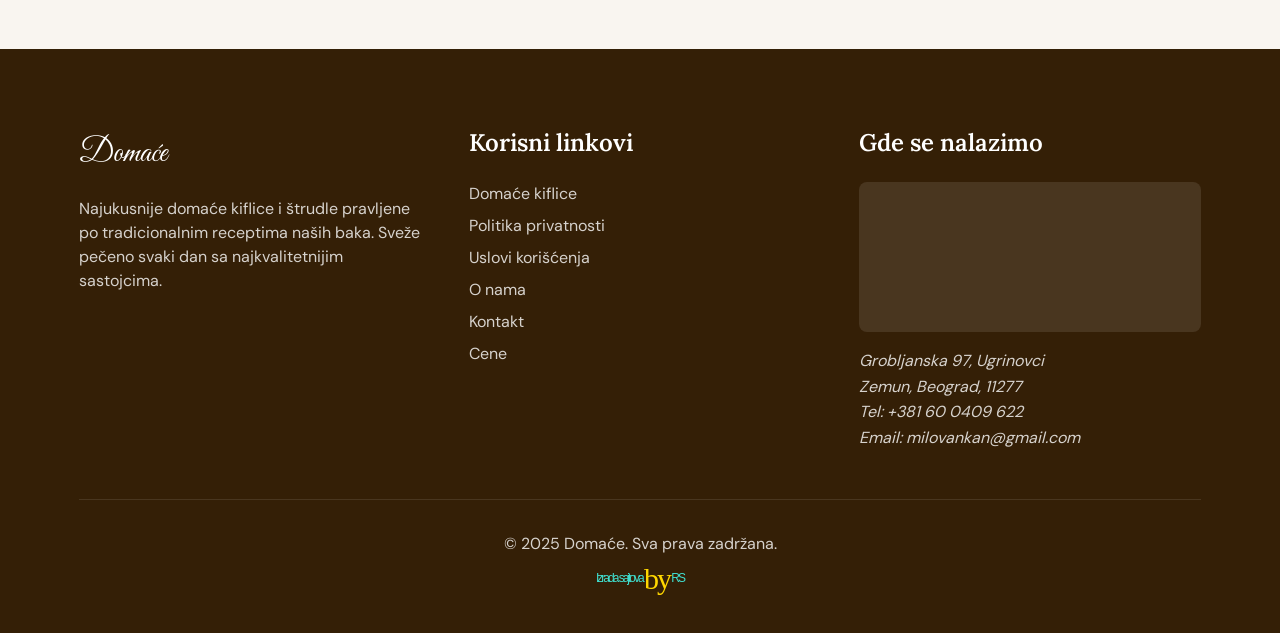
<file: politika-privatnosti.html>
<!DOCTYPE html>
<!--
  Autorska prava: Domaće (domaca-hrana.com)
  Sajt napravio: Izrada sajtova RS - https://izrada-sajtova-rs.com/
-->
<html lang="sr-Latn">
<head>
  <meta charset="UTF-8">
  <meta name="viewport" content="width=device-width, initial-scale=1.0">
  <title>Politika privatnosti | Domaće</title>
  
  <!-- SEO Meta Tags -->
  <meta name="description" content="Politika privatnosti za sajt Domaće (domaca-hrana.com). Saznajte kako koristimo i štitimo vaše lične podatke.">
  <meta name="author" content="Domaće">
  <meta name="robots" content="index, follow">
  
  <!-- Canonical URL -->
  <link rel="canonical" href="https://domaca-hrana.com/politika-privatnosti.html">
  
  <!-- Favicon -->
  <link rel="apple-touch-icon" sizes="180x180" href="logos/favicon-domace-logo-180w.png">
  <link rel="icon" type="image/png" sizes="32x32" href="logos/favicon-domace-logo-32w.png">
  <link rel="icon" type="image/png" sizes="16x16" href="logos/favicon-domace-logo-16w.png">
  
  <!-- Fonts -->
    <link rel="preload" href="fonts/google/dm-sans-latin.woff2" as="font" type="font/woff2" crossorigin>
    <link rel="preload" href="fonts/google/dm-sans-latin-ext.woff2" as="font" type="font/woff2" crossorigin>
    <link rel="preload" href="fonts/google/lora-latin.woff2" as="font" type="font/woff2" crossorigin>
    <link rel="preload" href="fonts/google/lora-latin-ext.woff2" as="font" type="font/woff2" crossorigin>
    <link rel="preload" href="fonts/google/great-vibes-latin.woff2" as="font" type="font/woff2" crossorigin>
    <link rel="preload" href="fonts/google/great-vibes-latin-ext.woff2" as="font" type="font/woff2" crossorigin>
    <link rel="stylesheet" href="fonts/fonts.css">
  <!-- CSS -->
  <link rel="stylesheet" href="styles.css">
    
    <!-- Google Tag Manager (odloženo do prve interakcije ili 8 s posle učitavanja, da ne blokira stranicu) -->
<script>
window.dataLayer = window.dataLayer || [];
(function () {
  var loaded = false;
  var events = ['scroll', 'mousemove', 'touchstart', 'keydown', 'pointerdown'];
  function loadGtm() {
    if (loaded) return;
    loaded = true;
    events.forEach(function (e) { window.removeEventListener(e, loadGtm); });
    window.dataLayer.push({ 'gtm.start': new Date().getTime(), event: 'gtm.js' });
    var s = document.createElement('script');
    s.async = true;
    s.src = 'https://www.googletagmanager.com/gtm.js?id=GTM-MJSRD665';
    document.head.appendChild(s);
  }
  events.forEach(function (e) { window.addEventListener(e, loadGtm, { passive: true }); });
  window.addEventListener('load', function () { setTimeout(loadGtm, 8000); });
})();
</script>
<!-- End Google Tag Manager -->
</head>
<body>
    
    <!-- Google Tag Manager (noscript) -->
<noscript><iframe src="https://www.googletagmanager.com/ns.html?id=GTM-MJSRD665"
height="0" width="0" style="display:none;visibility:hidden"></iframe></noscript>
<!-- End Google Tag Manager (noscript) -->
    
  <!-- Navigation -->
  <header class="header">
      <div class="container">
          <div class="logo">
              <a href="./">Domaće</a>
          </div>
          <nav class="nav">
              <ul class="nav-list">
                  <li class="nav-item"><a href="./" class="nav-link">Početna</a></li>
                  <li class="nav-item"><a href="domace-kiflice.html" class="nav-link">Domaće kiflice</a></li>
                  <li class="nav-item"><a href="strudle-sa-makom.html" class="nav-link">Štrudle sa makom</a></li>
                  <li class="nav-item"><a href="strudle-sa-orasima.html" class="nav-link">Štrudle sa orasima</a></li>
                  <li class="nav-item"><a href="o-nama.html" class="nav-link">O nama</a></li>
                  <li class="nav-item"><a href="kontakt.html" class="nav-link">Kontakt</a></li>
                  <li class="nav-item"><a href="cene.html" class="nav-link">Cene</a></li>
              </ul>
          </nav>
          <button class="hamburger" aria-label="Meni">
              <span></span>
              <span></span>
              <span></span>
          </button>
      </div>
  </header>

  <!-- Hero Section -->
  <section class="hero">
      <div class="container">
          <div class="hero-content">
              <span class="subtitle">Pravne informacije</span>
              <h1>Politika privatnosti</h1>
              <p>Saznajte kako koristimo i štitimo vaše lične podatke.</p>
          </div>
      </div>
      <picture>
          <source media="(max-width: 640px)" srcset="slike/domace-kiflice-domace-kiflice-640w.webp">
          <source media="(max-width: 1024px)" srcset="slike/domace-kiflice-domace-kiflice-1024w.webp">
          <img fetchpriority="high" src="slike/domace-kiflice-domace-kiflice.webp" width="1920" height="1080" alt="Ručno uvijene domaće kiflice pre pečenja" class="hero-image">
      </picture>
  </section>

  <!-- Privacy Policy Content -->
  <section class="legal-content">
      <div class="container">
          <div class="legal-text">
              <h2>Politika privatnosti</h2>
              <p>Poslednje ažuriranje: 08.10.2026.</p>

              <div class="legal-section">
                  <h3>1. Uvod</h3>
                  <p>Ova politika privatnosti objašnjava koje podatke prikupljamo preko sajta domaca-hrana.com, zašto ih prikupljamo i koja su vaša prava. Podatke obrađujemo u skladu sa Zakonom o zaštiti podataka o ličnosti Republike Srbije („Sl. glasnik RS“, br. 87/2018).</p>
                  <p>Rukovalac podacima je Domaće (domaca-hrana.com), Grobljanska 97, Ugrinovci, Zemun, Beograd. Kontakt podaci su navedeni na kraju ove stranice.</p>
              </div>

              <div class="legal-section">
                  <h3>2. Podaci koje prikupljamo</h3>
                  <ul>
                      <li><strong>Podaci iz kontakt forme:</strong> ime i prezime, email adresa i tekst poruke koji sami upišete.</li>
                      <li><strong>Podaci o porudžbini:</strong> kada naručite telefonom ili porukom, od vas tražimo ime, broj telefona, adresu za dostavu i podatke o tome šta naručujete.</li>
                      <li><strong>Podaci o korišćenju sajta:</strong> stranice koje posetite, vreme posete, tip uređaja i pretraživača i približna lokacija na osnovu IP adrese. Ove podatke prikupljaju alati navedeni u tački 4.</li>
                      <li><strong>Klik na dugme za poziv:</strong> kada kliknete na broj telefona na sajtu, beležimo samo vreme klika, bez vašeg broja telefona i bez drugih ličnih podataka.</li>
                  </ul>
                  <p>Na sajtu nema registracije korisnika i ne prikupljamo podatke o platnim karticama.</p>
              </div>

              <div class="legal-section">
                  <h3>3. Zašto koristimo podatke i pravni osnov</h3>
                  <ul>
                      <li><strong>Obrada i dostava porudžbina i odgovaranje na upite</strong> – na osnovu vašeg zahteva i radi izvršenja porudžbine.</li>
                      <li><strong>Merenje posećenosti i poboljšanje sajta</strong> – na osnovu našeg legitimnog interesa da znamo kako se sajt koristi.</li>
                      <li><strong>Ispunjavanje zakonskih obaveza</strong> – kada to propisi zahtevaju.</li>
                  </ul>
                  <p>Vaše podatke ne koristimo za slanje reklamnih poruka i ne prodajemo ih trećim licima.</p>
              </div>

              <div class="legal-section">
                  <h3>4. Usluge trećih strana</h3>
                  <p>Da bi sajt radio, koristimo sledeće spoljne usluge, koje pri tome mogu obrađivati vaše podatke:</p>
                  <ul>
                      <li><strong>FormSubmit (formsubmit.co):</strong> prosleđuje poruke iz kontakt forme na našu email adresu.</li>
                      <li><strong>Google Tag Manager:</strong> preko njega se učitavaju alati za merenje posećenosti, kao što je Google Analytics. Učitava se tek posle vaše prve interakcije sa stranicom.</li>
                      <li><strong>Google mape:</strong> mapa sa našom lokacijom se učitava od kompanije Google kada dođete do dela stranice u kom se nalazi.</li>
                      <li><strong>GitHub Pages:</strong> sajt je smešten na serverima kompanije GitHub, koja pri svakoj poseti beleži IP adresu radi bezbednosti i rada servisa.</li>
                      <li><strong>Izrada sajtova RS:</strong> agencija koja održava sajt prima podatak o vremenu klika na dugme za poziv.</li>
                  </ul>
                  <p>Neke od ovih kompanija imaju sedište van Republike Srbije, pa se podaci mogu obrađivati i u drugim državama, uključujući Evropsku uniju i SAD. Fontovi i slike se učitavaju sa našeg sajta, a ne sa spoljnih servera.</p>
              </div>

              <div class="legal-section">
                  <h3>5. Kolačići (Cookies)</h3>
                  <p>Sam sajt ne postavlja kolačiće. Kolačiće mogu postaviti Google alati iz tačke 4, radi merenja posećenosti i prikaza mape.</p>
                  <p>Kolačiće možete obrisati ili blokirati u podešavanjima svog pretraživača. Sajt će raditi i sa blokiranim kolačićima.</p>
              </div>

              <div class="legal-section">
                  <h3>6. Deljenje podataka</h3>
                  <p>Vaše podatke delimo samo sa pružaocima usluga iz tačke 4 i sa licem koje vrši dostavu, u meri u kojoj je to potrebno da porudžbina stigne do vas. Podatke možemo dostaviti državnim organima kada nas na to obavezuje zakon.</p>
              </div>

              <div class="legal-section">
                  <h3>7. Čuvanje i bezbednost podataka</h3>
                  <p>Podatke čuvamo samo onoliko dugo koliko je potrebno za svrhu zbog koje su prikupljeni, odnosno koliko to zahtevaju propisi. Sajt se učitava preko zaštićene (HTTPS) veze, a pristup porukama i porudžbinama imaju samo osobe koje ih obrađuju.</p>
              </div>

              <div class="legal-section">
                  <h3>8. Vaša prava</h3>
                  <p>U skladu sa Zakonom o zaštiti podataka o ličnosti imate pravo da:</p>
                  <ul>
                      <li>zatražite uvid u podatke koje imamo o vama i njihovu kopiju</li>
                      <li>zatražite ispravku ili brisanje podataka</li>
                      <li>zatražite ograničenje obrade ili uložite prigovor na obradu</li>
                      <li>zatražite prenos podataka</li>
                      <li>povučete saglasnost, kada se obrada zasniva na njoj</li>
                  </ul>
                  <p>Zahtev nam možete poslati na email adresu ili telefon naveden ispod. Imate pravo i da podnesete pritužbu Povereniku za informacije od javnog značaja i zaštitu podataka o ličnosti (<a href="https://www.poverenik.rs" target="_blank" rel="noopener noreferrer">poverenik.rs</a>).</p>
              </div>

              <div class="legal-section">
                  <h3>9. Promene politike privatnosti</h3>
                  <p>Ovu politiku možemo povremeno izmeniti. Sve izmene objavljujemo na ovoj stranici, uz datum poslednjeg ažuriranja.</p>
              </div>

              <div class="legal-section">
                  <h3>10. Kontakt</h3>
                  <p>Za sva pitanja o ovoj politici privatnosti i o vašim podacima možete nam se obratiti:</p>
                  <p>
                      Domaće<br>
                      Grobljanska 97, Ugrinovci<br>
                      Zemun, Beograd, 11277<br>
                      Email: <a href="mailto:milovankan@gmail.com">milovankan@gmail.com</a><br>
                      Telefon: <a href="tel:+381600409622" class="trackcall">+381 60 0409 622</a>
                  </p>
              </div>
          </div>
      </div>
  </section>

  <!-- Footer -->
    <footer class="footer">
        <div class="container">
            <div class="footer-content">
                <div class="footer-column">
                    <div class="footer-logo">Domaće</div>
                    <p>Najukusnije domaće kiflice i štrudle pravljene po tradicionalnim receptima naših baka. Sveže pečeno svaki dan sa najkvalitetnijim sastojcima.</p>
                </div>
                
                <div class="footer-column">
                    <h3>Korisni linkovi</h3>
                    <ul class="footer-links">
                        <li><a href="domace-kiflice.html">Domaće kiflice</a></li>
                        <li><a href="politika-privatnosti.html">Politika privatnosti</a></li>
                        <li><a href="uslovi-koriscenja.html">Uslovi korišćenja</a></li>
                        <li><a href="o-nama.html">O nama</a></li>
                        <li><a href="kontakt.html">Kontakt</a></li>
                        <li><a href="cene.html">Cene</a></li>
                    </ul>
                </div>
                
                <div class="footer-column">
                    <h3>Gde se nalazimo</h3>
                    <div class="footer-map">
                       <iframe data-src="https://www.google.com/maps/embed?pb=!1m18!1m12!1m3!1d181102.09061018072!2d20.304029730598383!3d44.82715416401004!2m3!1f0!2f0!3f0!3m2!1i1024!2i768!4f13.1!3m3!1m2!1s0x475a5cef3eb4327d%3A0xea2f2c38a17d639d!2z0JPRgNC-0LHRmdCw0L3RgdC60LAgOTcsIFVncmlub3ZjaSwgU2VyYmlh!5e0!3m2!1sen!2s!4v1741621341998!5m2!1sen!2s" width="100%" height="100%" style="border:0;" allowfullscreen="" loading="lazy" referrerpolicy="no-referrer-when-downgrade"></iframe>
                    </div>
                    <address>
                        Grobljanska 97, Ugrinovci<br>
                        Zemun, Beograd, 11277<br>
                        Tel: <a href="tel:+381600409622" class="trackcall">+381 60 0409 622</a><br>
                        Email: <a href="mailto:milovankan@gmail.com">milovankan@gmail.com</a>
                    </address>
                </div>
            </div>
            
            <div class="copyright">
                <p>&copy; 2025 Domaće. Sva prava zadržana.</p>
                <a href="https://izrada-sajtova-rs.com/"  target="_blank" rel="noopener nofollow"  class="website-napravio trackbobanweb" title="Agencija izradu sajtova Izrada sajtova RS" aria-label="Agencija izradu sajtova Izrada sajtova RS" data-description="Ovaj websajt je napravio izrada-sajtova-rs.com. izrada-sajtova-rs.com se bavi web dizajnom i izradom websajtova pretežno u Srbiji ali i u inostranstvu. Sve cene i detalje vezane za izradu i dizajin websajtova i web stranica možete videti ako kliknete na ovaj link."><div class="designed11">Izrada sajtova&nbsp;<span>by</span>&nbsp;RS</div></a>
            </div>
        </div>
    </footer>

    <!-- Fixed Buttons -->
    <a href="tel:+381600409622" class="call-button trackcall" aria-label="Pozovite nas">
        <svg width="24" height="24" xmlns="http://www.w3.org/2000/svg" fill="white" fill-rule="evenodd" clip-rule="evenodd"><path d="M16 22.621l-3.521-6.795c-.007.004-1.974.97-2.064 1.011-2.24 1.086-6.799-7.82-4.609-8.994l2.082-1.026-3.492-6.817-2.106 1.039c-1.622.845-2.298 2.627-2.289 4.843.027 6.902 6.711 18.013 12.212 18.117.575.011 1.137-.098 1.677-.345.121-.055 2.102-1.029 2.11-1.033zm4-5.621h-1v-13h1v13zm-2-2h-1v-9h1v9zm4-1h-1v-7h1v7zm-6-1h-1v-5h1v5zm-2-1h-1v-3h1v3zm10 0h-1v-3h1v3zm-12-1h-1v-1h1v1z"/></svg>
    </a>
    
    <button class="music-toggle" aria-label="Uključi/isključi muziku">
        <span class="music-icon"><i class="fas fa-music"></i></span>
    </button>

  <!-- JavaScript -->
  <script src="script.js"></script>
</body>
</html>
</file>
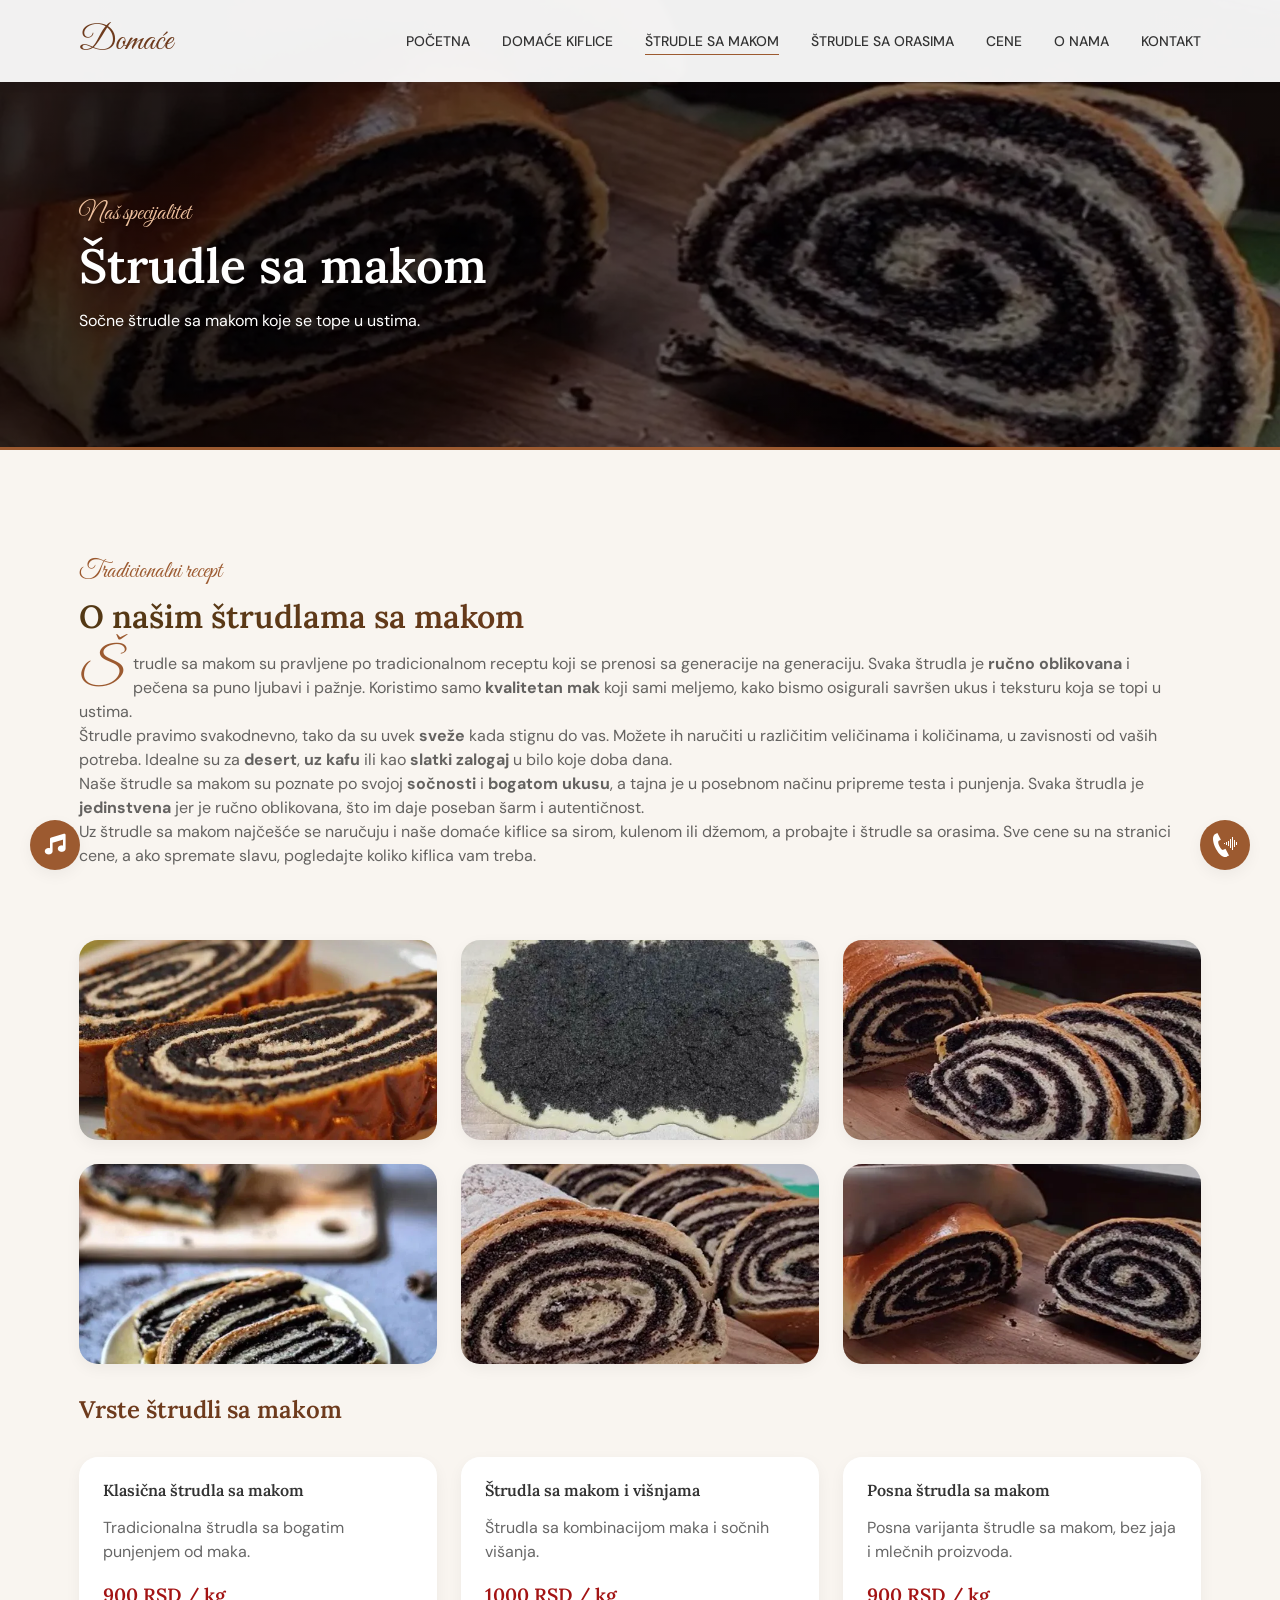
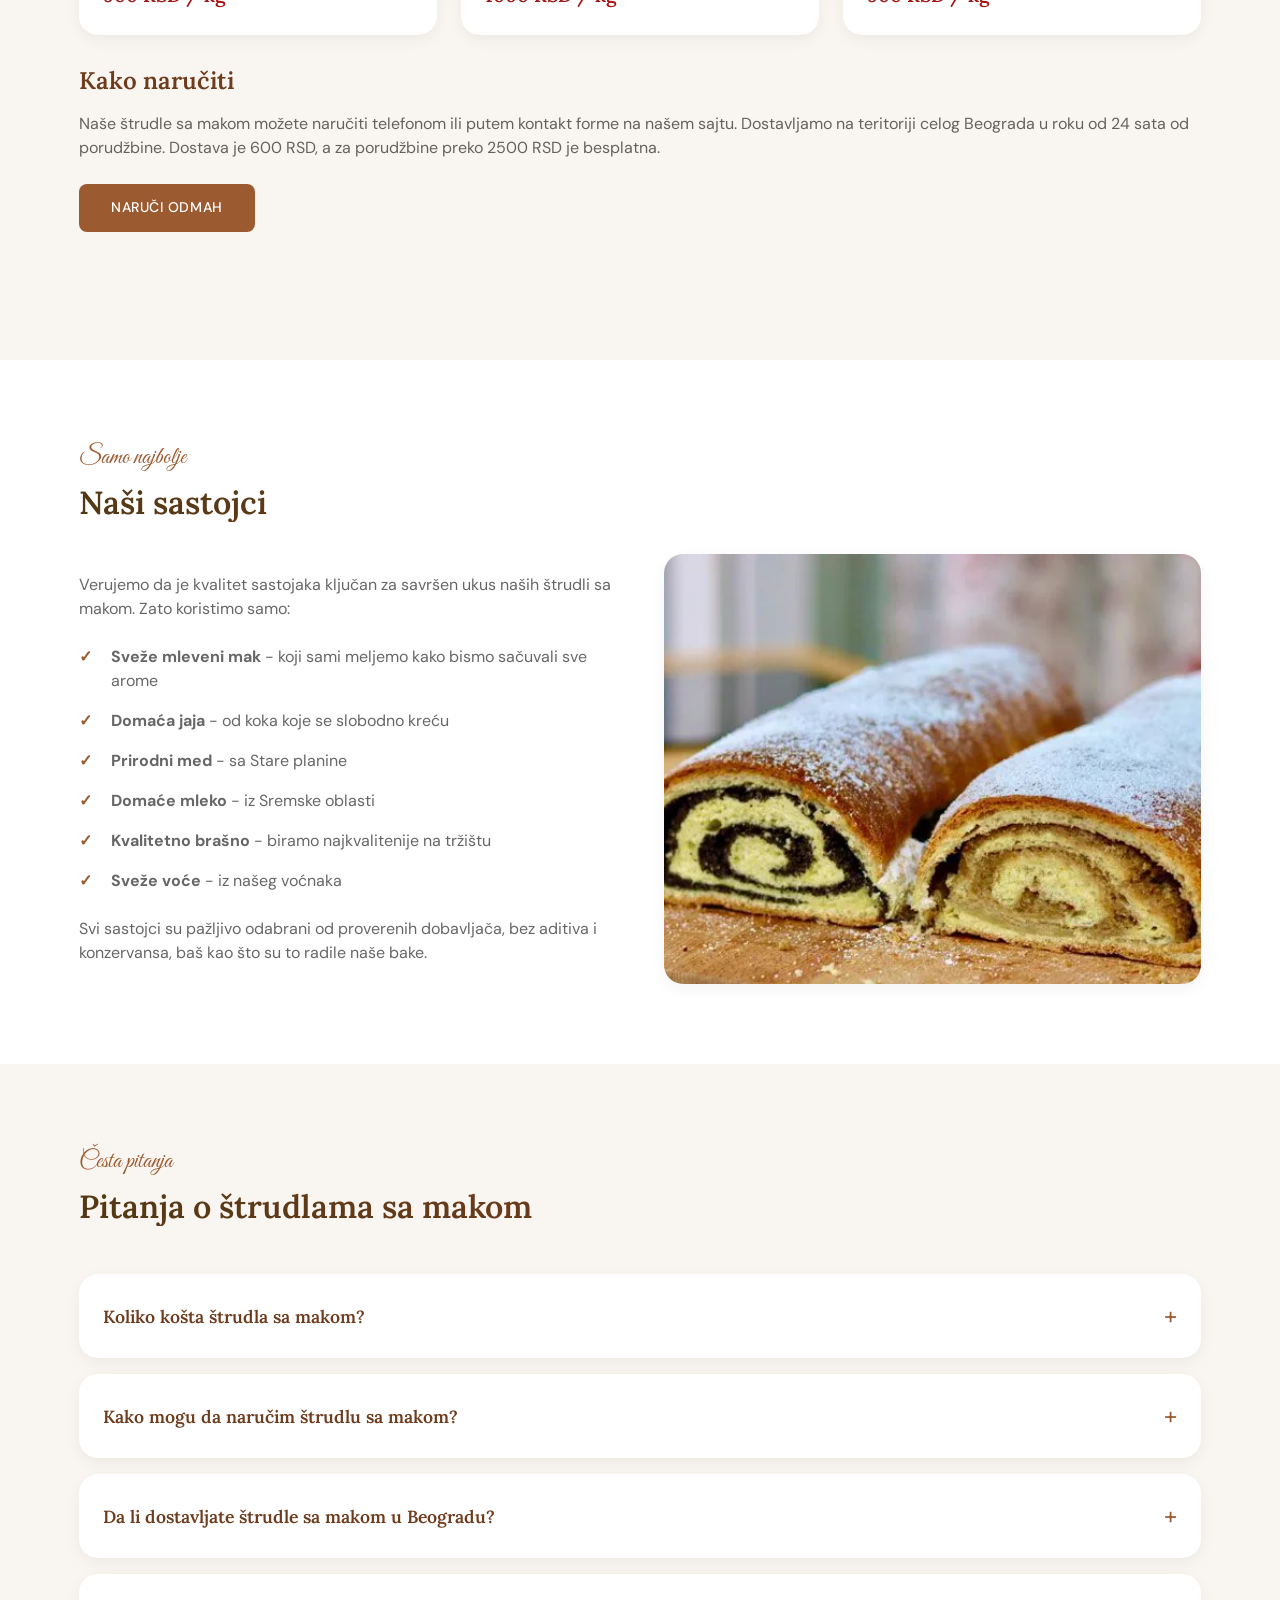
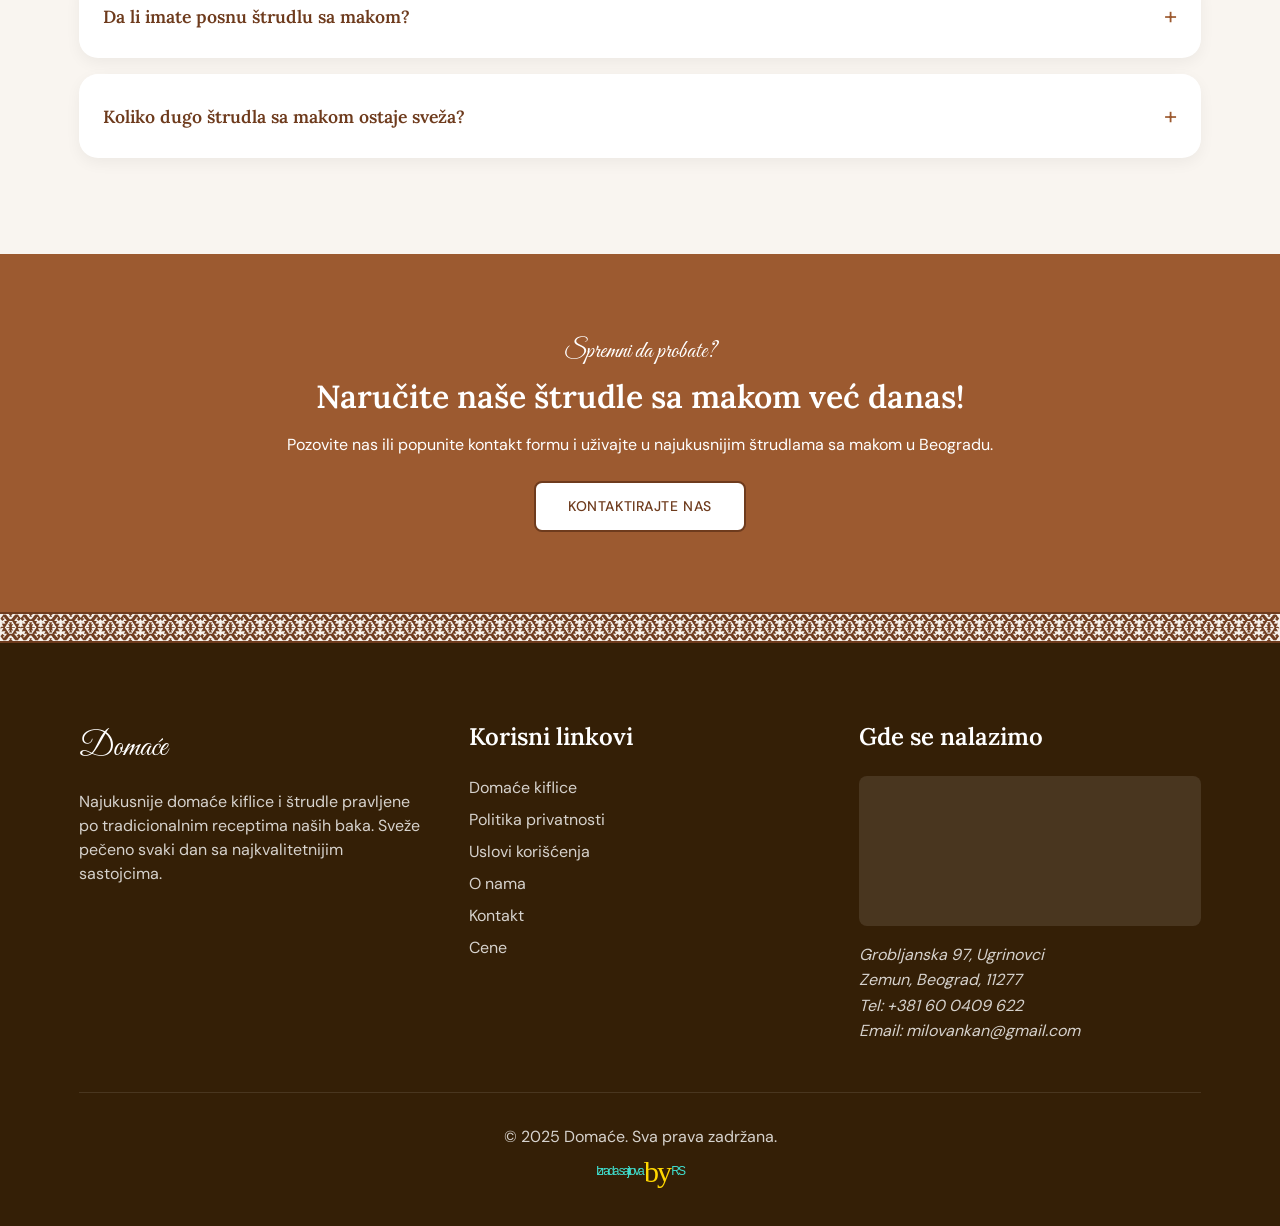
<file: strudle-sa-makom.html>
<!DOCTYPE html>
<!--
  Autorska prava: Domaće (domaca-hrana.com)
  Sajt napravio: Izrada sajtova RS - https://izrada-sajtova-rs.com/
-->
<html lang="sr-Latn">
<head>
  <meta charset="UTF-8">
  <meta name="viewport" content="width=device-width, initial-scale=1.0">
  <title>Štrudla sa makom Beograd – cena i dostava | Domaće</title>
  
  <!-- SEO Meta Tags -->
  <meta name="description" content="Štrudla sa makom od 900 RSD po kg: klasična, sa višnjama i posna. Ručno pravljena i sveže pečena, uz dostavu po celom Beogradu za 24 sata.">
  <meta name="author" content="Domaće">
  <meta name="robots" content="index, follow">
  
  <!-- Canonical URL -->
  <link rel="canonical" href="https://domaca-hrana.com/strudle-sa-makom.html">
  
  <!-- Open Graph / Facebook -->
  <meta property="og:type" content="website">
  <meta property="og:locale" content="sr_RS">
  <meta property="og:url" content="https://domaca-hrana.com/strudle-sa-makom.html">
  <meta property="og:title" content="Štrudla sa makom Beograd – cena i dostava | Domaće">
  <meta property="og:description" content="Štrudla sa makom od 900 RSD po kg: klasična, sa višnjama i posna. Ručno pravljena i sveže pečena, uz dostavu po celom Beogradu za 24 sata.">
  <meta property="og:image" content="https://domaca-hrana.com/logos/domace-domaca-hrana.jpg">
  
  <!-- Twitter -->
  <meta name="twitter:card" content="summary_large_image">
  <meta name="twitter:url" content="https://domaca-hrana.com/strudle-sa-makom.html">
  <meta name="twitter:title" content="Štrudla sa makom Beograd – cena i dostava | Domaće">
  <meta name="twitter:description" content="Štrudla sa makom od 900 RSD po kg: klasična, sa višnjama i posna. Ručno pravljena i sveže pečena, uz dostavu po celom Beogradu za 24 sata.">
  <meta name="twitter:image" content="https://domaca-hrana.com/logos/domace-domaca-hrana.jpg">
  
  <!-- Favicon -->
  <link rel="apple-touch-icon" sizes="180x180" href="logos/favicon-domace-logo-180w.png">
  <link rel="icon" type="image/png" sizes="32x32" href="logos/favicon-domace-logo-32w.png">
  <link rel="icon" type="image/png" sizes="16x16" href="logos/favicon-domace-logo-16w.png">
  
  <!-- Fonts -->
    <link rel="preload" href="fonts/google/dm-sans-latin.woff2" as="font" type="font/woff2" crossorigin>
    <link rel="preload" href="fonts/google/dm-sans-latin-ext.woff2" as="font" type="font/woff2" crossorigin>
    <link rel="preload" href="fonts/google/lora-latin.woff2" as="font" type="font/woff2" crossorigin>
    <link rel="preload" href="fonts/google/lora-latin-ext.woff2" as="font" type="font/woff2" crossorigin>
    <link rel="preload" href="fonts/google/great-vibes-latin.woff2" as="font" type="font/woff2" crossorigin>
    <link rel="preload" href="fonts/google/great-vibes-latin-ext.woff2" as="font" type="font/woff2" crossorigin>
    <link rel="stylesheet" href="fonts/fonts.css">
    <!-- Hero slika (LCP) -->
    <link rel="preload" as="image" href="slike/strudla-sa-makom-makovnjaca-640w.webp" media="(max-width: 640px)" fetchpriority="high">
    <link rel="preload" as="image" href="slike/strudla-sa-makom-makovnjaca-1024w.webp" media="(min-width: 641px) and (max-width: 1024px)" fetchpriority="high">
    <link rel="preload" as="image" href="slike/strudla-sa-makom-makovnjaca.webp" media="(min-width: 1025px)" fetchpriority="high">
  
  <!-- CSS -->
  <link rel="stylesheet" href="styles.css">
<script type="application/ld+json">
{
  "@context": "https://schema.org",
  "@graph": [
    {
      "@type": "Bakery",
      "@id": "https://domaca-hrana.com/#bakery",
      "name": "Domaće",
      "url": "https://domaca-hrana.com/",
      "image": "https://domaca-hrana.com/logos/domace-domaca-hrana.jpg",
      "telephone": "+381600409622",
      "priceRange": "900–1200 RSD",
      "address": {
        "@type": "PostalAddress",
        "streetAddress": "Grobljanska 97",
        "addressLocality": "Ugrinovci",
        "addressRegion": "Beograd",
        "postalCode": "11277",
        "addressCountry": "RS"
      },
      "hasOfferCatalog": {
        "@type": "OfferCatalog",
        "name": "Domaće kiflice i štrudle",
        "itemListElement": [
          {
            "@type": "OfferCatalog",
            "name": "Štrudle sa makom",
            "itemListElement": [
              {
                "@type": "Product",
                "name": "Klasična štrudla sa makom",
                "description": "Tradicionalna štrudla sa bogatim punjenjem od maka",
                "sku": "strudla-mak",
                "image": "https://domaca-hrana.com/slike/strudla-sa-makom-2.webp",
                "brand": {
                  "@type": "Brand",
                  "name": "Domaće"
                },
                "offers": {
                  "@type": "Offer",
                  "url": "https://domaca-hrana.com/strudle-sa-makom.html",
                  "price": "900",
                  "priceCurrency": "RSD",
                  "availability": "https://schema.org/InStock",
                  "priceSpecification": {
                    "@type": "UnitPriceSpecification",
                    "price": "900",
                    "priceCurrency": "RSD",
                    "referenceQuantity": {
                      "@type": "QuantitativeValue",
                      "value": 1,
                      "unitCode": "KGM"
                    }
                  },
                  "seller": {
                    "@id": "https://domaca-hrana.com/#bakery"
                  }
                }
              },
              {
                "@type": "Product",
                "name": "Štrudla sa makom i višnjama",
                "description": "Štrudla sa kombinacijom maka i sočnih višanja",
                "sku": "strudla-mak-visnje",
                "image": "https://domaca-hrana.com/slike/strudla-sa-makom-2.webp",
                "brand": {
                  "@type": "Brand",
                  "name": "Domaće"
                },
                "offers": {
                  "@type": "Offer",
                  "url": "https://domaca-hrana.com/strudle-sa-makom.html",
                  "price": "1000",
                  "priceCurrency": "RSD",
                  "availability": "https://schema.org/InStock",
                  "priceSpecification": {
                    "@type": "UnitPriceSpecification",
                    "price": "1000",
                    "priceCurrency": "RSD",
                    "referenceQuantity": {
                      "@type": "QuantitativeValue",
                      "value": 1,
                      "unitCode": "KGM"
                    }
                  },
                  "seller": {
                    "@id": "https://domaca-hrana.com/#bakery"
                  }
                }
              },
              {
                "@type": "Product",
                "name": "Posna štrudla sa makom",
                "description": "Posna varijanta štrudle sa makom, bez jaja i mlečnih proizvoda",
                "sku": "strudla-mak-posna",
                "image": "https://domaca-hrana.com/slike/strudla-sa-makom-2.webp",
                "brand": {
                  "@type": "Brand",
                  "name": "Domaće"
                },
                "offers": {
                  "@type": "Offer",
                  "url": "https://domaca-hrana.com/strudle-sa-makom.html",
                  "price": "900",
                  "priceCurrency": "RSD",
                  "availability": "https://schema.org/InStock",
                  "priceSpecification": {
                    "@type": "UnitPriceSpecification",
                    "price": "900",
                    "priceCurrency": "RSD",
                    "referenceQuantity": {
                      "@type": "QuantitativeValue",
                      "value": 1,
                      "unitCode": "KGM"
                    }
                  },
                  "seller": {
                    "@id": "https://domaca-hrana.com/#bakery"
                  }
                }
              }
            ]
          }
        ]
      },
      "alternateName": [
        "Domaće kiflice i štrudle",
        "Domaća hrana"
      ]
    },
    {
      "@type": "BreadcrumbList",
      "itemListElement": [
        {
          "@type": "ListItem",
          "position": 1,
          "name": "Početna",
          "item": "https://domaca-hrana.com/"
        },
        {
          "@type": "ListItem",
          "position": 2,
          "name": "Štrudle sa makom",
          "item": "https://domaca-hrana.com/strudle-sa-makom.html"
        }
      ]
    },
    {
      "@type": "FAQPage",
      "mainEntity": [
        {
          "@type": "Question",
          "name": "Koliko košta štrudla sa makom?",
          "acceptedAnswer": {
            "@type": "Answer",
            "text": "Klasična i posna štrudla sa makom su 900 RSD po kg, a štrudla sa makom i višnjama 1000 RSD po kg. Jedan kilogram su otprilike dve štrudle. Sve cene pogledajte na stranici cene."
          }
        },
        {
          "@type": "Question",
          "name": "Kako mogu da naručim štrudlu sa makom?",
          "acceptedAnswer": {
            "@type": "Answer",
            "text": "Štrudlu sa makom možete naručiti telefonom na +381 60 0409 622 ili preko kontakt forme. Dovoljno je da naručite 24 sata unapred."
          }
        },
        {
          "@type": "Question",
          "name": "Da li dostavljate štrudle sa makom u Beogradu?",
          "acceptedAnswer": {
            "@type": "Answer",
            "text": "Da, dostavljamo na teritoriji celog Beograda u roku od 24 sata od porudžbine. Dostava je 600 RSD, a za porudžbine preko 2500 RSD je besplatna."
          }
        },
        {
          "@type": "Question",
          "name": "Da li imate posnu štrudlu sa makom?",
          "acceptedAnswer": {
            "@type": "Answer",
            "text": "Da. Posna štrudla sa makom se pravi bez jaja i mlečnih proizvoda, a cena je 900 RSD po kg."
          }
        },
        {
          "@type": "Question",
          "name": "Koliko dugo štrudla sa makom ostaje sveža?",
          "acceptedAnswer": {
            "@type": "Answer",
            "text": "Najbolje su u roku od 2-3 dana od pečenja. Čuvajte ih na sobnoj temperaturi u zatvorenoj posudi, a za duže čuvanje možete ih zamrznuti."
          }
        }
      ]
    }
  ]
}
</script>

    <!-- Google Tag Manager (odloženo do prve interakcije ili 8 s posle učitavanja, da ne blokira stranicu) -->
<script>
window.dataLayer = window.dataLayer || [];
(function () {
  var loaded = false;
  var events = ['scroll', 'mousemove', 'touchstart', 'keydown', 'pointerdown'];
  function loadGtm() {
    if (loaded) return;
    loaded = true;
    events.forEach(function (e) { window.removeEventListener(e, loadGtm); });
    window.dataLayer.push({ 'gtm.start': new Date().getTime(), event: 'gtm.js' });
    var s = document.createElement('script');
    s.async = true;
    s.src = 'https://www.googletagmanager.com/gtm.js?id=GTM-MJSRD665';
    document.head.appendChild(s);
  }
  events.forEach(function (e) { window.addEventListener(e, loadGtm, { passive: true }); });
  window.addEventListener('load', function () { setTimeout(loadGtm, 8000); });
})();
</script>
<!-- End Google Tag Manager -->
</head>
<body class="mak interactive">
    
    <!-- Google Tag Manager (noscript) -->
<noscript><iframe src="https://www.googletagmanager.com/ns.html?id=GTM-MJSRD665"
height="0" width="0" style="display:none;visibility:hidden"></iframe></noscript>
<!-- End Google Tag Manager (noscript) -->
    
     <div id="circle" style="--xpos:0; --ypos:0;"></div>
  <!-- Navigation -->
  <header class="header">
      <div class="container">
          <div class="logo">
              <a href="./">Domaće</a>
          </div>
          <nav class="nav">
                <ul class="nav-list">
                    <li class="nav-item"><a href="./" class="nav-link">Početna</a></li>
                    <li class="nav-item"><a href="domace-kiflice.html" class="nav-link">Domaće kiflice</a></li>
                    <li class="nav-item"><a href="strudle-sa-makom.html" class="nav-link active">Štrudle sa makom</a></li>
                    <li class="nav-item"><a href="strudle-sa-orasima.html" class="nav-link">Štrudle sa orasima</a></li>
                    <li class="nav-item"><a href="cene.html" class="nav-link">Cene</a></li>
                    <li class="nav-item"><a href="o-nama.html" class="nav-link">O nama</a></li>
                    <li class="nav-item"><a href="kontakt.html" class="nav-link">Kontakt</a></li> 
                </ul>
          </nav>
          <button class="hamburger" aria-label="Meni">
              <span></span>
              <span></span>
              <span></span>
          </button>
      </div>
  </header>

  <!-- Hero Section -->
  <section class="hero">
      <div class="container">
          <div class="hero-content">
              <span class="subtitle">Naš specijalitet</span>
              <h1>Štrudle sa makom</h1>
              <p>Sočne štrudle sa makom koje se tope u ustima.</p>
          </div>
      </div>
        <picture>
            <source media="(max-width: 640px)" srcset="slike/strudla-sa-makom-makovnjaca-640w.webp">
            <source media="(max-width: 1024px)" srcset="slike/strudla-sa-makom-makovnjaca-1024w.webp">
            <img fetchpriority="high" src="slike/strudla-sa-makom-makovnjaca.webp" width="1920" height="1080" alt="Sečenje domaće štrudle sa makom" class="hero-image">
        </picture>
  </section>

  <!-- Product Description -->
  <section class="product-description">
      <div class="container">
          <div class="product-content">
              <span class="subtitle">Tradicionalni recept</span>
              <h2>O našim štrudlama sa makom</h2>
              <p class="first-letter">Štrudle sa makom su pravljene po tradicionalnom receptu koji se prenosi sa generacije na generaciju. Svaka štrudla je <strong>ručno oblikovana</strong> i pečena sa puno ljubavi i pažnje. Koristimo samo <strong>kvalitetan mak</strong> koji sami meljemo, kako bismo osigurali savršen ukus i teksturu koja se topi u ustima.</p>
              <p>Štrudle pravimo svakodnevno, tako da su uvek <strong>sveže</strong> kada stignu do vas. Možete ih naručiti u različitim veličinama i količinama, u zavisnosti od vaših potreba. Idealne su za <strong>desert</strong>, <strong>uz kafu</strong> ili kao <strong>slatki zalogaj</strong> u bilo koje doba dana.</p>
              <p>Naše štrudle sa makom su poznate po svojoj <strong>sočnosti</strong> i <strong>bogatom ukusu</strong>, a tajna je u posebnom načinu pripreme testa i punjenja. Svaka štrudla je <strong>jedinstvena</strong> jer je ručno oblikovana, što im daje poseban šarm i autentičnost.</p>
              <p>Uz štrudle sa makom najčešće se naručuju i naše <a href="domace-kiflice.html">domaće kiflice</a> sa sirom, kulenom ili džemom, a probajte i <a href="strudle-sa-orasima.html">štrudle sa orasima</a>. Sve cene su na stranici <a href="cene.html">cene</a>, a ako spremate slavu, pogledajte <a href="domace-kiflice.html#koliko-kiflica">koliko kiflica vam treba</a>.</p>
          </div>
          
          <div class="product-gallery">
              <div class="gallery-grid">
                  <img loading="lazy" class="interactive-div" src="slike/strudla-sa-makom-2.webp" width="600" height="400" alt="Kriške štrudle sa makom sa bogatim punjenjem">
                  <img loading="lazy" class="interactive-div" src="slike/strudla-sa-makom-3.webp" width="600" height="400" alt="Fil od mlevenog maka na razvijenom testu za štrudlu">
                  <img loading="lazy" class="interactive-div" src="slike/strudla-sa-makom-4.webp" width="600" height="400" alt="Domaća štrudla sa makom isečena na dasci">
                  <img loading="lazy" class="interactive-div" src="slike/strudla-sa-makom-5.webp" width="600" height="400" alt="Kriške štrudle sa makom na tanjiru">
                  <img loading="lazy" class="interactive-div" src="slike/strudla-sa-makom-6.webp" width="600" height="400" alt="Više štrudli sa makom isečenih na kriške">
                  <img loading="lazy" class="interactive-div" src="slike/strudla-sa-makom-7.webp" width="600" height="400" alt="Ručno sečenje sveže pečene štrudle sa makom">
              </div>
          </div>
          
          <div class="product-variants">
              <h3>Vrste štrudli sa makom</h3>
              <div class="variants-grid">
                  <div class="variant-card interactive-div">
                      <h4>Klasična štrudla sa makom</h4>
                      <p>Tradicionalna štrudla sa bogatim punjenjem od maka.</p>
                      <div class="variant-price">900 RSD / kg</div>
                  </div>
                  
                  <div class="variant-card interactive-div">
                      <h4>Štrudla sa makom i višnjama</h4>
                      <p>Štrudla sa kombinacijom maka i sočnih višanja.</p>
                      <div class="variant-price">1000 RSD / kg</div>
                  </div>
            
                  <div class="variant-card interactive-div">
                      <h4>Posna štrudla sa makom</h4>
                      <p>Posna varijanta štrudle sa makom, bez jaja i mlečnih proizvoda.</p>
                      <div class="variant-price">900 RSD / kg</div>
                  </div>
              </div>
          </div>
          
          <div class="order-info">
              <h3>Kako naručiti</h3>
              <p>Naše štrudle sa makom možete naručiti telefonom ili putem kontakt forme na našem sajtu. Dostavljamo na teritoriji celog Beograda u roku od 24 sata od porudžbine. Dostava je 600 RSD, a za porudžbine preko 2500 RSD je besplatna.</p>
              <a href="kontakt.html" class="btn btn-primary">Naruči odmah</a>
          </div>
      </div>
  </section>

  <!-- Ingredients Section -->
  <section class="ingredients-section">
      <div class="container">
          <span class="subtitle">Samo najbolje</span>
          <h2>Naši sastojci</h2>
          
          <div class="ingredients-content">
              <div class="ingredients-text">
                  <p>Verujemo da je kvalitet sastojaka ključan za savršen ukus naših štrudli sa makom. Zato koristimo samo:</p>
                  <ul class="ingredients-list">
                      <li><strong>Sveže mleveni mak</strong> - koji sami meljemo kako bismo sačuvali sve arome</li>
                      <li><strong>Domaća jaja</strong> - od koka koje se slobodno kreću</li>
                      <li><strong>Prirodni med</strong> - sa Stare planine</li>
                      <li><strong>Domaće mleko</strong> - iz Sremske oblasti</li>
                      <li><strong>Kvalitetno brašno</strong> - biramo najkvalitenije na tržištu</li>
                      <li><strong>Sveže voće</strong> - iz našeg voćnaka</li>
                  </ul>
                  <p>Svi sastojci su pažljivo odabrani od proverenih dobavljača, bez aditiva i konzervansa, baš kao što su to radile naše bake.</p>
              </div>
              
              <div class="ingredients-image">
                  <img loading="lazy" class="interactive-div" src="slike/strudle-sa-makom-i-orasima.webp" width="500" height="400" alt="Štrudla sa makom i štrudla sa orasima posute šećerom u prahu">
              </div>
          </div>
      </div>
  </section>

  <!-- FAQ Section -->
  <section class="faq-section">
      <div class="container">
          <span class="subtitle">Česta pitanja</span>
          <h2>Pitanja o štrudlama sa makom</h2>

          <div class="faq-container">
              <div class="faq-item interactive-div">
                  <div class="faq-question">
                      <h3>Koliko košta štrudla sa makom?</h3>
                      <span class="faq-toggle">+</span>
                  </div>
                  <div class="faq-answer">
                      <p>Klasična i posna štrudla sa makom su 900 RSD po kg, a štrudla sa makom i višnjama 1000 RSD po kg. Jedan kilogram su otprilike dve štrudle. Sve cene pogledajte na stranici <a href="cene.html">cene</a>.</p>
                  </div>
              </div>

              <div class="faq-item interactive-div">
                  <div class="faq-question">
                      <h3>Kako mogu da naručim štrudlu sa makom?</h3>
                      <span class="faq-toggle">+</span>
                  </div>
                  <div class="faq-answer">
                      <p>Štrudlu sa makom možete naručiti telefonom na <a href="tel:+381600409622" class="trackcall">+381 60 0409 622</a> ili preko <a href="kontakt.html">kontakt forme</a>. Dovoljno je da naručite 24 sata unapred.</p>
                  </div>
              </div>

              <div class="faq-item interactive-div">
                  <div class="faq-question">
                      <h3>Da li dostavljate štrudle sa makom u Beogradu?</h3>
                      <span class="faq-toggle">+</span>
                  </div>
                  <div class="faq-answer">
                      <p>Da, dostavljamo na teritoriji celog Beograda u roku od 24 sata od porudžbine. Dostava je 600 RSD, a za porudžbine preko 2500 RSD je besplatna.</p>
                  </div>
              </div>

              <div class="faq-item interactive-div">
                  <div class="faq-question">
                      <h3>Da li imate posnu štrudlu sa makom?</h3>
                      <span class="faq-toggle">+</span>
                  </div>
                  <div class="faq-answer">
                      <p>Da. Posna štrudla sa makom se pravi bez jaja i mlečnih proizvoda, a cena je 900 RSD po kg.</p>
                  </div>
              </div>

              <div class="faq-item interactive-div">
                  <div class="faq-question">
                      <h3>Koliko dugo štrudla sa makom ostaje sveža?</h3>
                      <span class="faq-toggle">+</span>
                  </div>
                  <div class="faq-answer">
                      <p>Najbolje su u roku od 2-3 dana od pečenja. Čuvajte ih na sobnoj temperaturi u zatvorenoj posudi, a za duže čuvanje možete ih zamrznuti.</p>
                  </div>
              </div>
          </div>
      </div>
  </section>

  <!-- CTA Section -->
  <section class="cta-section">
      <div class="container">
          <div class="cta-content">
              <span class="subtitle">Spremni da probate?</span>
              <h2>Naručite naše štrudle sa makom već danas!</h2>
              <p>Pozovite nas ili popunite kontakt formu i uživajte u najukusnijim štrudlama sa makom u Beogradu.</p>
              <a href="kontakt.html" class="btn btn-primary">Kontaktirajte nas</a>
          </div>
      </div>
  </section>

    <!-- Footer -->
    <div class="dekor">
        <img loading="lazy" src="slike/domace-iz-srbije-dekoracija.png" width="2000" height="42" alt="">
    </div>
    <footer class="footer">
        <div class="container">
            <div class="footer-content">
                <div class="footer-column">
                    <div class="footer-logo">Domaće</div>
                    <p>Najukusnije domaće kiflice i štrudle pravljene po tradicionalnim receptima naših baka. Sveže pečeno svaki dan sa najkvalitetnijim sastojcima.</p>
                </div>
                
                <div class="footer-column">
                    <h3>Korisni linkovi</h3>
                    <ul class="footer-links">
                        <li><a href="domace-kiflice.html">Domaće kiflice</a></li>
                        <li><a href="politika-privatnosti.html">Politika privatnosti</a></li>
                        <li><a href="uslovi-koriscenja.html">Uslovi korišćenja</a></li>
                        <li><a href="o-nama.html">O nama</a></li>
                        <li><a href="kontakt.html">Kontakt</a></li>
                        <li><a href="cene.html">Cene</a></li>
                    </ul>
                </div>
                
                <div class="footer-column">
                    <h3>Gde se nalazimo</h3>
                    <div class="footer-map">
                       <iframe data-src="https://www.google.com/maps/embed?pb=!1m18!1m12!1m3!1d181102.09061018072!2d20.304029730598383!3d44.82715416401004!2m3!1f0!2f0!3f0!3m2!1i1024!2i768!4f13.1!3m3!1m2!1s0x475a5cef3eb4327d%3A0xea2f2c38a17d639d!2z0JPRgNC-0LHRmdCw0L3RgdC60LAgOTcsIFVncmlub3ZjaSwgU2VyYmlh!5e0!3m2!1sen!2s!4v1741621341998!5m2!1sen!2s" width="100%" height="100%" style="border:0;" allowfullscreen="" loading="lazy" referrerpolicy="no-referrer-when-downgrade"></iframe>
                    </div>
                    <address>
                        Grobljanska 97, Ugrinovci<br>
                        Zemun, Beograd, 11277<br>
                        Tel: <a href="tel:+381600409622" class="trackcall">+381 60 0409 622</a><br>
                        Email: <a href="mailto:milovankan@gmail.com">milovankan@gmail.com</a>
                    </address>
                </div>
            </div>
            
            <div class="copyright">
                <p>&copy; 2025 Domaće. Sva prava zadržana.</p>
                <a href="https://izrada-sajtova-rs.com/"  target="_blank" rel="noopener nofollow"  class="website-napravio trackbobanweb" title="Agencija izradu sajtova Izrada sajtova RS" aria-label="Agencija izradu sajtova Izrada sajtova RS" data-description="Ovaj websajt je napravio izrada-sajtova-rs.com. izrada-sajtova-rs.com se bavi web dizajnom i izradom websajtova pretežno u Srbiji ali i u inostranstvu. Sve cene i detalje vezane za izradu i dizajin websajtova i web stranica možete videti ako kliknete na ovaj link."><div class="designed11">Izrada sajtova&nbsp;<span>by</span>&nbsp;RS</div></a>
            </div>
        </div>
    </footer>

    <!-- Fixed Buttons -->
    <a href="tel:+381600409622" class="call-button trackcall" aria-label="Pozovite nas">
        <svg width="24" height="24" xmlns="http://www.w3.org/2000/svg" fill="white" fill-rule="evenodd" clip-rule="evenodd"><path d="M16 22.621l-3.521-6.795c-.007.004-1.974.97-2.064 1.011-2.24 1.086-6.799-7.82-4.609-8.994l2.082-1.026-3.492-6.817-2.106 1.039c-1.622.845-2.298 2.627-2.289 4.843.027 6.902 6.711 18.013 12.212 18.117.575.011 1.137-.098 1.677-.345.121-.055 2.102-1.029 2.11-1.033zm4-5.621h-1v-13h1v13zm-2-2h-1v-9h1v9zm4-1h-1v-7h1v7zm-6-1h-1v-5h1v5zm-2-1h-1v-3h1v3zm10 0h-1v-3h1v3zm-12-1h-1v-1h1v1z"/></svg>
    </a>
    
    <button class="music-toggle" aria-label="Uključi/isključi muziku">
        <span class="music-icon"><i class="fas fa-music"></i></span>
    </button>

  <!-- JavaScript -->
  <script src="script.js"></script>
</body>
</html>
</file>
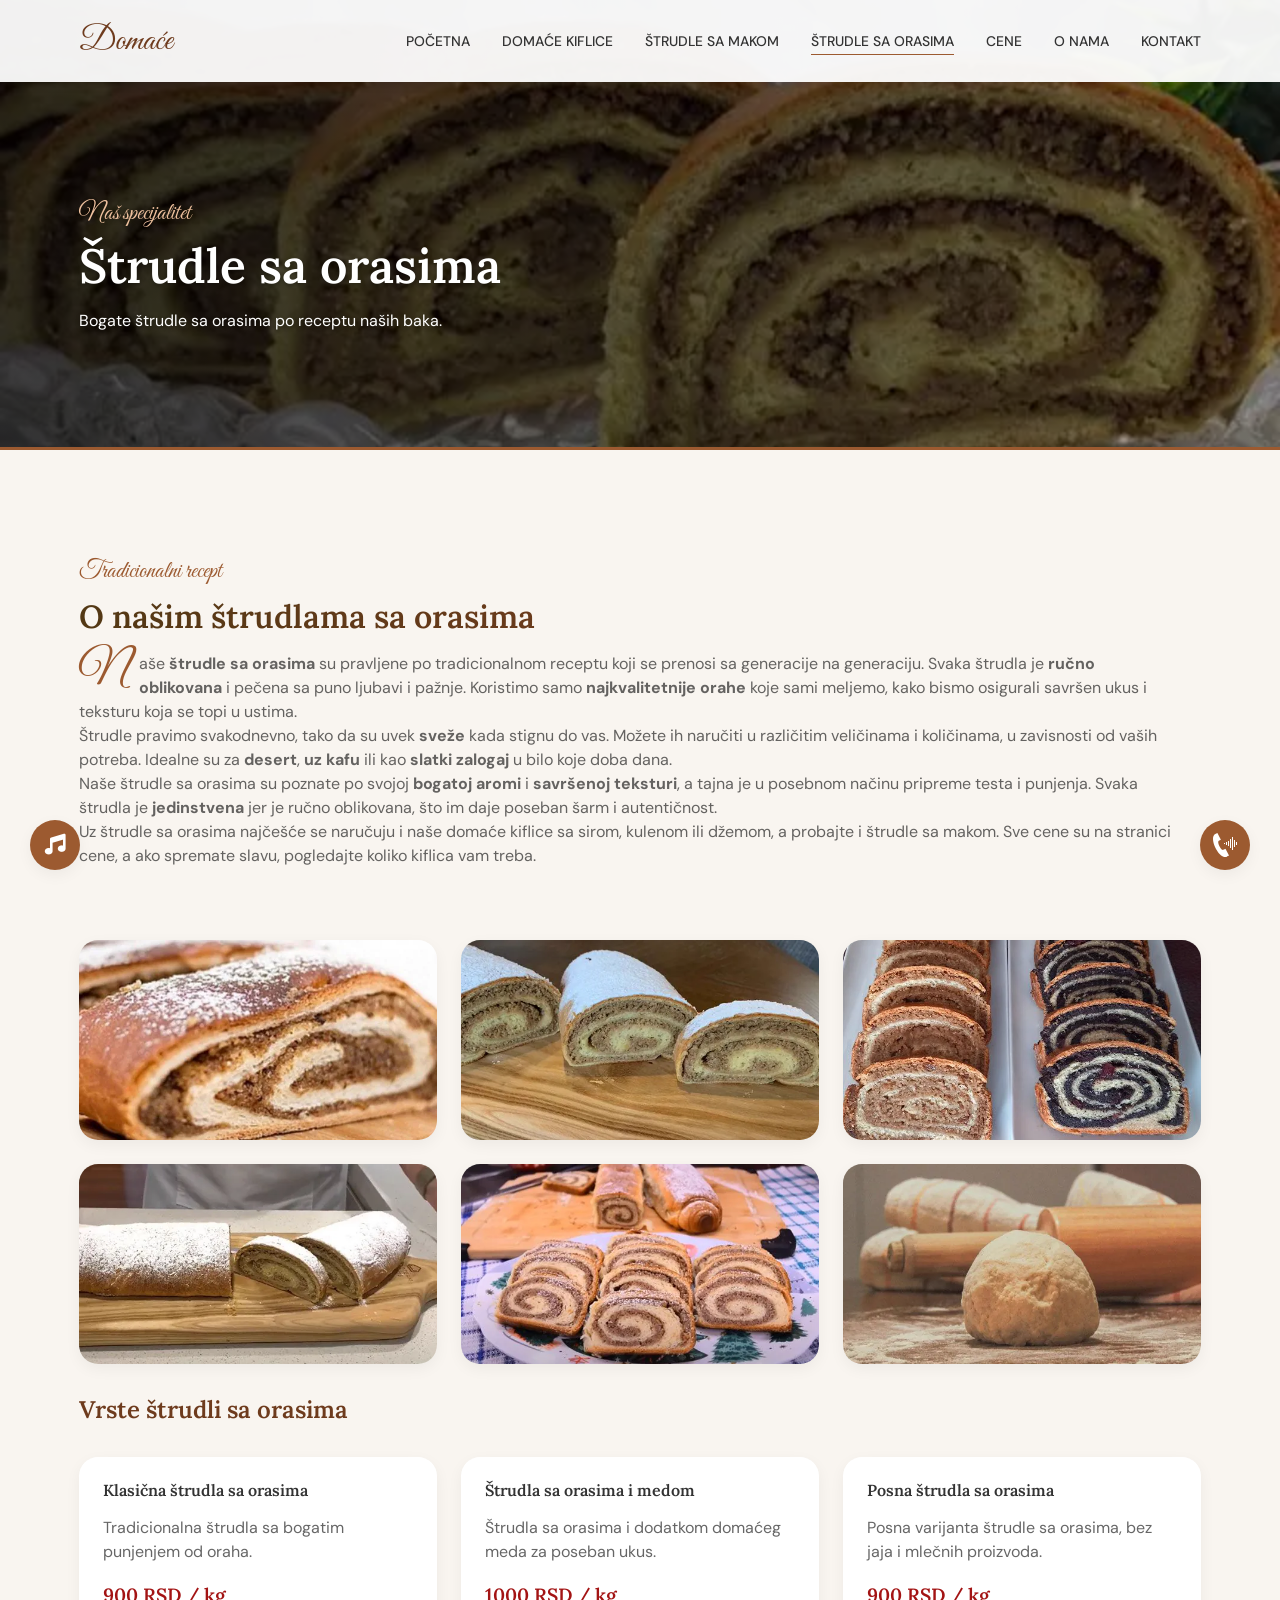
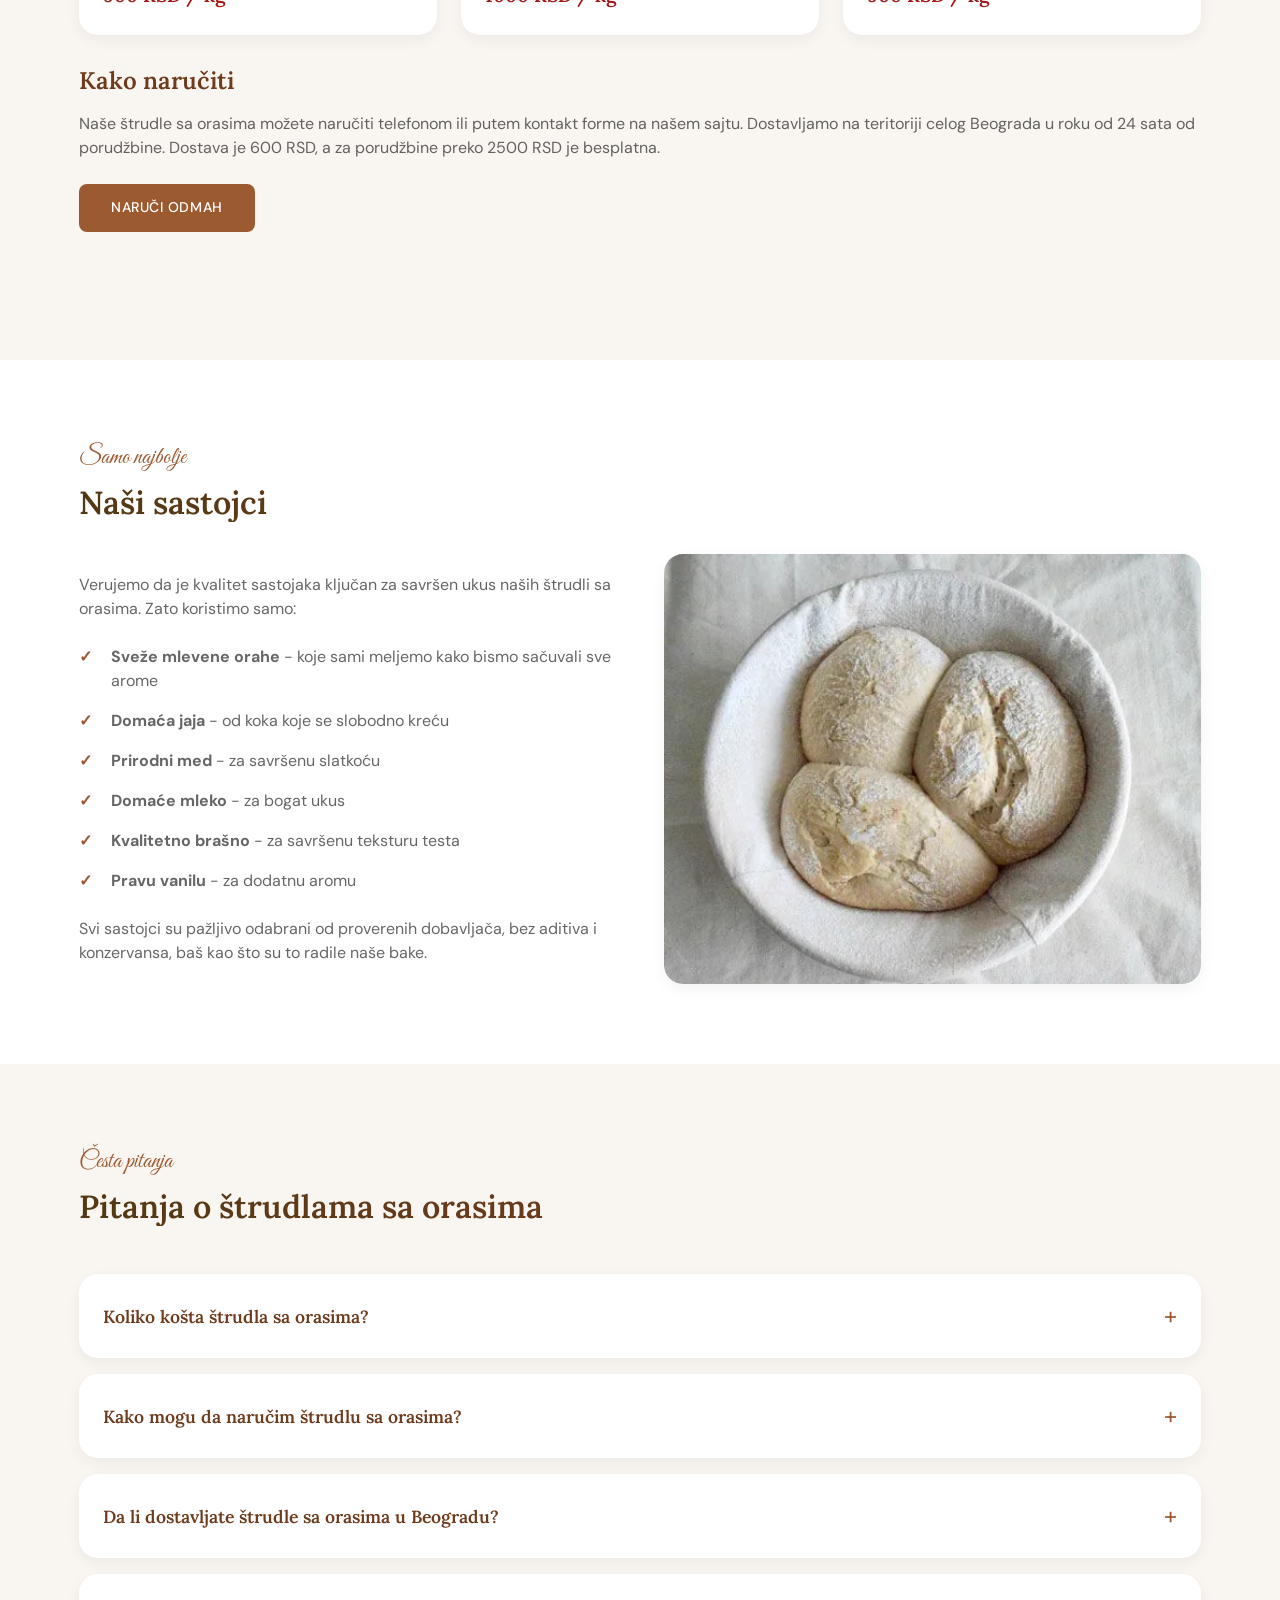
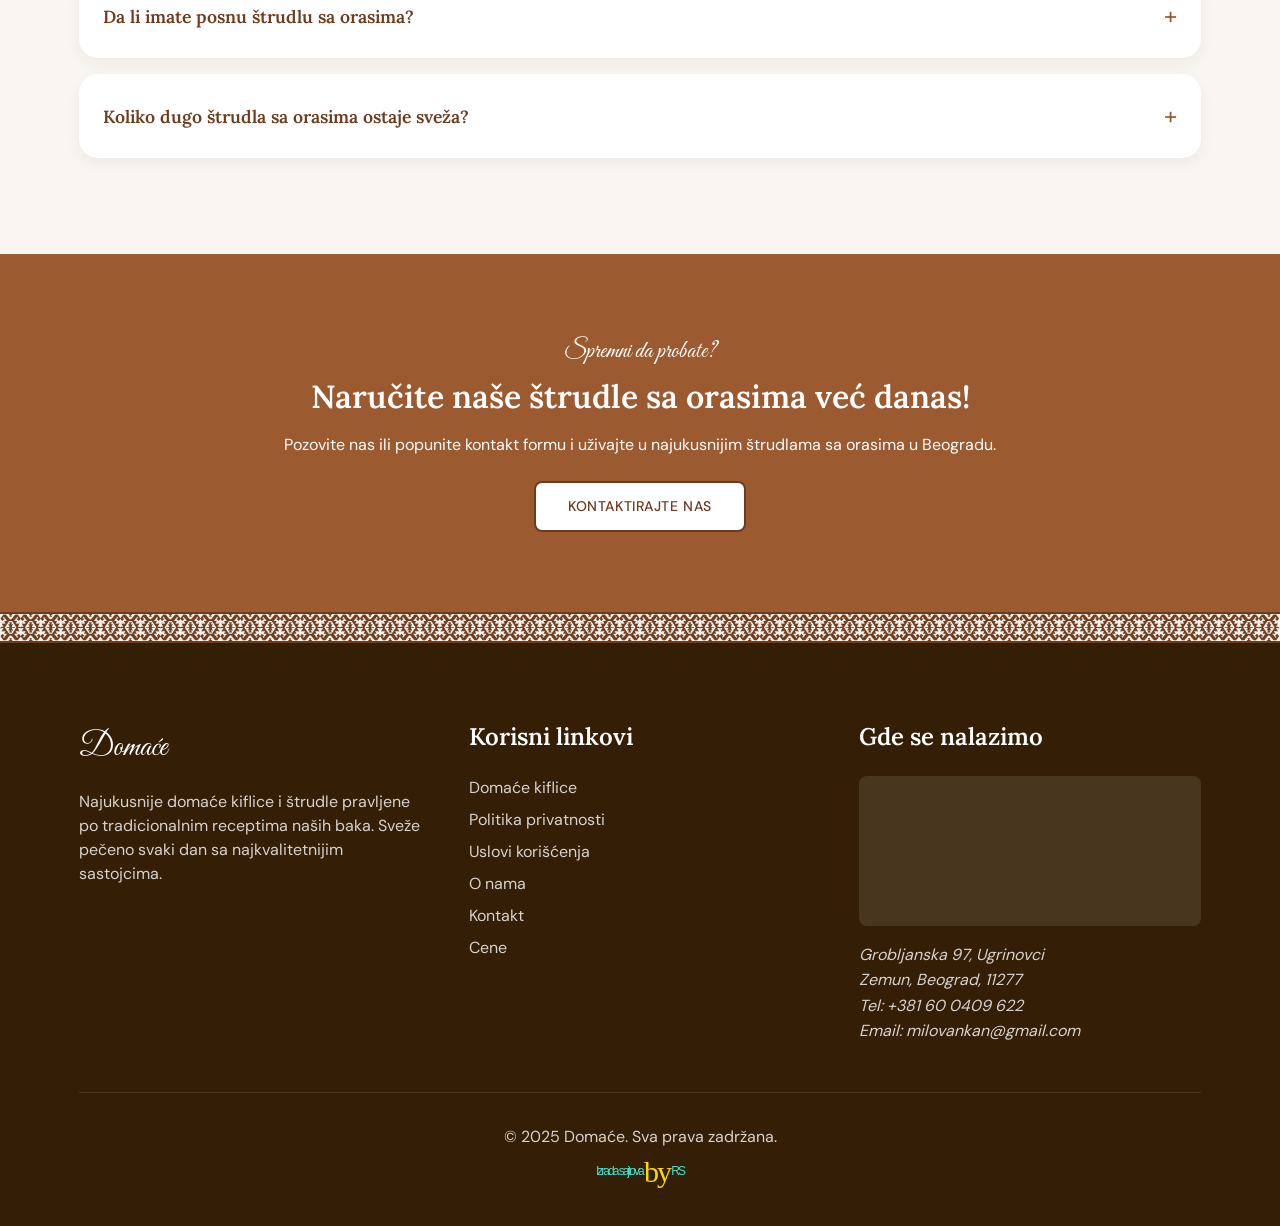
<file: strudle-sa-orasima.html>
<!DOCTYPE html>
<!--
  Autorska prava: Domaće (domaca-hrana.com)
  Sajt napravio: Izrada sajtova RS - https://izrada-sajtova-rs.com/
-->
<html lang="sr-Latn">
<head>
  <meta charset="UTF-8">
  <meta name="viewport" content="width=device-width, initial-scale=1.0">
  <title>Štrudla sa orasima Beograd – cena i dostava | Domaće</title>
  
  <!-- SEO Meta Tags -->
  <meta name="description" content="Štrudla sa orasima od 900 RSD po kg: klasična, sa medom i posna. Ručno pravljena i sveže pečena, uz dostavu po celom Beogradu za 24 sata.">
  <meta name="author" content="Domaće">
  <meta name="robots" content="index, follow">
  
  <!-- Canonical URL -->
  <link rel="canonical" href="https://domaca-hrana.com/strudle-sa-orasima.html">
  
  <!-- Open Graph / Facebook -->
  <meta property="og:type" content="website">
  <meta property="og:locale" content="sr_RS">
  <meta property="og:url" content="https://domaca-hrana.com/strudle-sa-orasima.html">
  <meta property="og:title" content="Štrudla sa orasima Beograd – cena i dostava | Domaće">
  <meta property="og:description" content="Štrudla sa orasima od 900 RSD po kg: klasična, sa medom i posna. Ručno pravljena i sveže pečena, uz dostavu po celom Beogradu za 24 sata.">
  <meta property="og:image" content="https://domaca-hrana.com/logos/domace-domaca-hrana.jpg">
  
  <!-- Twitter -->
  <meta name="twitter:card" content="summary_large_image">
  <meta name="twitter:url" content="https://domaca-hrana.com/strudle-sa-orasima.html">
  <meta name="twitter:title" content="Štrudla sa orasima Beograd – cena i dostava | Domaće">
  <meta name="twitter:description" content="Štrudla sa orasima od 900 RSD po kg: klasična, sa medom i posna. Ručno pravljena i sveže pečena, uz dostavu po celom Beogradu za 24 sata.">
  <meta name="twitter:image" content="https://domaca-hrana.com/logos/domace-domaca-hrana.jpg">
  
  <!-- Favicon -->
  <link rel="apple-touch-icon" sizes="180x180" href="logos/favicon-domace-logo-180w.png">
  <link rel="icon" type="image/png" sizes="32x32" href="logos/favicon-domace-logo-32w.png">
  <link rel="icon" type="image/png" sizes="16x16" href="logos/favicon-domace-logo-16w.png">
  
  <!-- Fonts -->
    <link rel="preload" href="fonts/google/dm-sans-latin.woff2" as="font" type="font/woff2" crossorigin>
    <link rel="preload" href="fonts/google/dm-sans-latin-ext.woff2" as="font" type="font/woff2" crossorigin>
    <link rel="preload" href="fonts/google/lora-latin.woff2" as="font" type="font/woff2" crossorigin>
    <link rel="preload" href="fonts/google/lora-latin-ext.woff2" as="font" type="font/woff2" crossorigin>
    <link rel="preload" href="fonts/google/great-vibes-latin.woff2" as="font" type="font/woff2" crossorigin>
    <link rel="preload" href="fonts/google/great-vibes-latin-ext.woff2" as="font" type="font/woff2" crossorigin>
    <link rel="stylesheet" href="fonts/fonts.css">
    <!-- Hero slika (LCP) -->
    <link rel="preload" as="image" href="slike/strudla-sa-orasima-strudla-sa-orasima-640w.webp" media="(max-width: 640px)" fetchpriority="high">
    <link rel="preload" as="image" href="slike/strudla-sa-orasima-strudla-sa-orasima-1024w.webp" media="(min-width: 641px) and (max-width: 1024px)" fetchpriority="high">
    <link rel="preload" as="image" href="slike/strudla-sa-orasima-strudla-sa-orasima.webp" media="(min-width: 1025px)" fetchpriority="high">
  
  <!-- CSS -->
  <link rel="stylesheet" href="styles.css">
<script type="application/ld+json">
{
  "@context": "https://schema.org",
  "@graph": [
    {
      "@type": "Bakery",
      "@id": "https://domaca-hrana.com/#bakery",
      "name": "Domaće",
      "url": "https://domaca-hrana.com/",
      "image": "https://domaca-hrana.com/logos/domace-domaca-hrana.jpg",
      "telephone": "+381600409622",
      "priceRange": "900–1200 RSD",
      "address": {
        "@type": "PostalAddress",
        "streetAddress": "Grobljanska 97",
        "addressLocality": "Ugrinovci",
        "addressRegion": "Beograd",
        "postalCode": "11277",
        "addressCountry": "RS"
      },
      "hasOfferCatalog": {
        "@type": "OfferCatalog",
        "name": "Domaće kiflice i štrudle",
        "itemListElement": [
          {
            "@type": "OfferCatalog",
            "name": "Štrudle sa orasima",
            "itemListElement": [
              {
                "@type": "Product",
                "name": "Klasična štrudla sa orasima",
                "description": "Tradicionalna štrudla sa bogatim punjenjem od oraha",
                "sku": "strudla-orasi",
                "image": "https://domaca-hrana.com/slike/strudla-sa-orasima-1.webp",
                "brand": {
                  "@type": "Brand",
                  "name": "Domaće"
                },
                "offers": {
                  "@type": "Offer",
                  "url": "https://domaca-hrana.com/strudle-sa-orasima.html",
                  "price": "900",
                  "priceCurrency": "RSD",
                  "availability": "https://schema.org/InStock",
                  "priceSpecification": {
                    "@type": "UnitPriceSpecification",
                    "price": "900",
                    "priceCurrency": "RSD",
                    "referenceQuantity": {
                      "@type": "QuantitativeValue",
                      "value": 1,
                      "unitCode": "KGM"
                    }
                  },
                  "seller": {
                    "@id": "https://domaca-hrana.com/#bakery"
                  }
                }
              },
              {
                "@type": "Product",
                "name": "Štrudla sa orasima i medom",
                "description": "Štrudla sa orasima i dodatkom domaćeg meda za poseban ukus",
                "sku": "strudla-orasi-med",
                "image": "https://domaca-hrana.com/slike/strudla-sa-orasima-1.webp",
                "brand": {
                  "@type": "Brand",
                  "name": "Domaće"
                },
                "offers": {
                  "@type": "Offer",
                  "url": "https://domaca-hrana.com/strudle-sa-orasima.html",
                  "price": "1000",
                  "priceCurrency": "RSD",
                  "availability": "https://schema.org/InStock",
                  "priceSpecification": {
                    "@type": "UnitPriceSpecification",
                    "price": "1000",
                    "priceCurrency": "RSD",
                    "referenceQuantity": {
                      "@type": "QuantitativeValue",
                      "value": 1,
                      "unitCode": "KGM"
                    }
                  },
                  "seller": {
                    "@id": "https://domaca-hrana.com/#bakery"
                  }
                }
              },
              {
                "@type": "Product",
                "name": "Posna štrudla sa orasima",
                "description": "Posna varijanta štrudle sa orasima, bez jaja i mlečnih proizvoda",
                "sku": "strudla-orasi-posna",
                "image": "https://domaca-hrana.com/slike/strudla-sa-orasima-1.webp",
                "brand": {
                  "@type": "Brand",
                  "name": "Domaće"
                },
                "offers": {
                  "@type": "Offer",
                  "url": "https://domaca-hrana.com/strudle-sa-orasima.html",
                  "price": "900",
                  "priceCurrency": "RSD",
                  "availability": "https://schema.org/InStock",
                  "priceSpecification": {
                    "@type": "UnitPriceSpecification",
                    "price": "900",
                    "priceCurrency": "RSD",
                    "referenceQuantity": {
                      "@type": "QuantitativeValue",
                      "value": 1,
                      "unitCode": "KGM"
                    }
                  },
                  "seller": {
                    "@id": "https://domaca-hrana.com/#bakery"
                  }
                }
              }
            ]
          }
        ]
      },
      "alternateName": [
        "Domaće kiflice i štrudle",
        "Domaća hrana"
      ]
    },
    {
      "@type": "BreadcrumbList",
      "itemListElement": [
        {
          "@type": "ListItem",
          "position": 1,
          "name": "Početna",
          "item": "https://domaca-hrana.com/"
        },
        {
          "@type": "ListItem",
          "position": 2,
          "name": "Štrudle sa orasima",
          "item": "https://domaca-hrana.com/strudle-sa-orasima.html"
        }
      ]
    },
    {
      "@type": "FAQPage",
      "mainEntity": [
        {
          "@type": "Question",
          "name": "Koliko košta štrudla sa orasima?",
          "acceptedAnswer": {
            "@type": "Answer",
            "text": "Klasična i posna štrudla sa orasima su 900 RSD po kg, a štrudla sa orasima i medom 1000 RSD po kg. Jedan kilogram su otprilike dve štrudle. Sve cene pogledajte na stranici cene."
          }
        },
        {
          "@type": "Question",
          "name": "Kako mogu da naručim štrudlu sa orasima?",
          "acceptedAnswer": {
            "@type": "Answer",
            "text": "Štrudlu sa orasima možete naručiti telefonom na +381 60 0409 622 ili preko kontakt forme. Dovoljno je da naručite 24 sata unapred."
          }
        },
        {
          "@type": "Question",
          "name": "Da li dostavljate štrudle sa orasima u Beogradu?",
          "acceptedAnswer": {
            "@type": "Answer",
            "text": "Da, dostavljamo na teritoriji celog Beograda u roku od 24 sata od porudžbine. Dostava je 600 RSD, a za porudžbine preko 2500 RSD je besplatna."
          }
        },
        {
          "@type": "Question",
          "name": "Da li imate posnu štrudlu sa orasima?",
          "acceptedAnswer": {
            "@type": "Answer",
            "text": "Da. Posna štrudla sa orasima se pravi bez jaja i mlečnih proizvoda, a cena je 900 RSD po kg."
          }
        },
        {
          "@type": "Question",
          "name": "Koliko dugo štrudla sa orasima ostaje sveža?",
          "acceptedAnswer": {
            "@type": "Answer",
            "text": "Najbolje su u roku od 2-3 dana od pečenja. Čuvajte ih na sobnoj temperaturi u zatvorenoj posudi, a za duže čuvanje možete ih zamrznuti."
          }
        }
      ]
    }
  ]
}
</script>

    <!-- Google Tag Manager (odloženo do prve interakcije ili 8 s posle učitavanja, da ne blokira stranicu) -->
<script>
window.dataLayer = window.dataLayer || [];
(function () {
  var loaded = false;
  var events = ['scroll', 'mousemove', 'touchstart', 'keydown', 'pointerdown'];
  function loadGtm() {
    if (loaded) return;
    loaded = true;
    events.forEach(function (e) { window.removeEventListener(e, loadGtm); });
    window.dataLayer.push({ 'gtm.start': new Date().getTime(), event: 'gtm.js' });
    var s = document.createElement('script');
    s.async = true;
    s.src = 'https://www.googletagmanager.com/gtm.js?id=GTM-MJSRD665';
    document.head.appendChild(s);
  }
  events.forEach(function (e) { window.addEventListener(e, loadGtm, { passive: true }); });
  window.addEventListener('load', function () { setTimeout(loadGtm, 8000); });
})();
</script>
<!-- End Google Tag Manager -->
</head>
<body class="mak interactive">
    
    <!-- Google Tag Manager (noscript) -->
<noscript><iframe src="https://www.googletagmanager.com/ns.html?id=GTM-MJSRD665"
height="0" width="0" style="display:none;visibility:hidden"></iframe></noscript>
<!-- End Google Tag Manager (noscript) -->
    
    <div id="circle" style="--xpos:0; --ypos:0;"></div>
  <!-- Navigation -->
  <header class="header">
      <div class="container">
          <div class="logo">
              <a href="./">Domaće</a>
          </div>
          <nav class="nav">
                <ul class="nav-list">
                    <li class="nav-item"><a href="./" class="nav-link">Početna</a></li>
                    <li class="nav-item"><a href="domace-kiflice.html" class="nav-link">Domaće kiflice</a></li>
                    <li class="nav-item"><a href="strudle-sa-makom.html" class="nav-link">Štrudle sa makom</a></li>
                    <li class="nav-item"><a href="strudle-sa-orasima.html" class="nav-link active">Štrudle sa orasima</a></li>
                    <li class="nav-item"><a href="cene.html" class="nav-link">Cene</a></li>
                    <li class="nav-item"><a href="o-nama.html" class="nav-link">O nama</a></li>
                    <li class="nav-item"><a href="kontakt.html" class="nav-link">Kontakt</a></li> 
                </ul>
          </nav>
          <button class="hamburger" aria-label="Meni">
              <span></span>
              <span></span>
              <span></span>
          </button>
      </div>
  </header>

  <!-- Hero Section -->
  <section class="hero">
      <div class="container">
          <div class="hero-content">
              <span class="subtitle">Naš specijalitet</span>
              <h1>Štrudle sa orasima</h1>
              <p>Bogate štrudle sa orasima po receptu naših baka.</p>
          </div>
      </div>
        <picture>
            <source media="(max-width: 640px)" srcset="slike/strudla-sa-orasima-strudla-sa-orasima-640w.webp">
            <source media="(max-width: 1024px)" srcset="slike/strudla-sa-orasima-strudla-sa-orasima-1024w.webp">
            <img fetchpriority="high" src="slike/strudla-sa-orasima-strudla-sa-orasima.webp" width="1920" height="1080" alt="Kriške domaće štrudle sa orasima na staklenom tanjiru" class="hero-image">
        </picture>
  </section>

  <!-- Product Description -->
  <section class="product-description">
      <div class="container">
          <div class="product-content">
              <span class="subtitle">Tradicionalni recept</span>
              <h2>O našim štrudlama sa orasima</h2>
              <p class="first-letter">Naše <strong>štrudle sa orasima</strong> su pravljene po tradicionalnom receptu koji se prenosi sa generacije na generaciju. Svaka štrudla je <strong>ručno oblikovana</strong> i pečena sa puno ljubavi i pažnje. Koristimo samo <strong>najkvalitetnije orahe</strong> koje sami meljemo, kako bismo osigurali savršen ukus i teksturu koja se topi u ustima.</p>
              <p>Štrudle pravimo svakodnevno, tako da su uvek <strong>sveže</strong> kada stignu do vas. Možete ih naručiti u različitim veličinama i količinama, u zavisnosti od vaših potreba. Idealne su za <strong>desert</strong>, <strong>uz kafu</strong> ili kao <strong>slatki zalogaj</strong> u bilo koje doba dana.</p>
              <p>Naše štrudle sa orasima su poznate po svojoj <strong>bogatoj aromi</strong> i <strong>savršenoj teksturi</strong>, a tajna je u posebnom načinu pripreme testa i punjenja. Svaka štrudla je <strong>jedinstvena</strong> jer je ručno oblikovana, što im daje poseban šarm i autentičnost.</p>
              <p>Uz štrudle sa orasima najčešće se naručuju i naše <a href="domace-kiflice.html">domaće kiflice</a> sa sirom, kulenom ili džemom, a probajte i <a href="strudle-sa-makom.html">štrudle sa makom</a>. Sve cene su na stranici <a href="cene.html">cene</a>, a ako spremate slavu, pogledajte <a href="domace-kiflice.html#koliko-kiflica">koliko kiflica vam treba</a>.</p>
          </div>
          
          <div class="product-gallery">
              <div class="gallery-grid">
                  <img loading="lazy" class="interactive-div" src="slike/strudla-sa-orasima-1.webp" width="600" height="400" alt="Kriška štrudle sa orasima posuta šećerom u prahu">
                  <img loading="lazy" class="interactive-div" src="slike/strudla-sa-orasima-2.webp" width="600" height="400" alt="Tri komada štrudle sa orasima na drvenoj dasci">
                  <img loading="lazy" class="interactive-div" src="slike/strudla-sa-orasima-3.webp" width="600" height="399" alt="Isečene štrudle sa orasima i sa makom na pladnjevima">
                  <img loading="lazy" class="interactive-div" src="slike/strudla-sa-orasima-4.webp" width="600" height="400" alt="Štrudla sa orasima posuta šećerom u prahu, isečena na dasci">
                  <img loading="lazy" class="interactive-div" src="slike/strudla-sa-orasima-5.webp" width="600" height="400" alt="Štrudle sa orasima i kriške na prazničnom tanjiru">
                  <img loading="lazy" class="interactive-div" src="slike/strudla-sa-orasima-6.webp" width="600" height="400" alt="Testo za štrudle sa oklagijom na pobrašnjenom stolu">
              </div>
          </div>
          
          <div class="product-variants">
              <h3>Vrste štrudli sa orasima</h3>
              <div class="variants-grid">
                  <div class="variant-card interactive-div">
                      <h4>Klasična štrudla sa orasima</h4>
                      <p>Tradicionalna štrudla sa bogatim punjenjem od oraha.</p>
                      <div class="variant-price">900 RSD / kg</div>
                  </div>
                  
                  <div class="variant-card interactive-div">
                      <h4>Štrudla sa orasima i medom</h4>
                      <p>Štrudla sa orasima i dodatkom domaćeg meda za poseban ukus.</p>
                      <div class="variant-price">1000 RSD / kg</div>
                  </div>

                  
                  <div class="variant-card interactive-div">
                      <h4>Posna štrudla sa orasima</h4>
                      <p>Posna varijanta štrudle sa orasima, bez jaja i mlečnih proizvoda.</p>
                      <div class="variant-price">900 RSD / kg</div>
                  </div>
                  
              </div>
          </div>
          
          <div class="order-info">
              <h3>Kako naručiti</h3>
              <p>Naše štrudle sa orasima možete naručiti telefonom ili putem kontakt forme na našem sajtu. Dostavljamo na teritoriji celog Beograda u roku od 24 sata od porudžbine. Dostava je 600 RSD, a za porudžbine preko 2500 RSD je besplatna.</p>
              <a href="kontakt.html" class="btn btn-primary">Naruči odmah</a>
          </div>
      </div>
  </section>

  <!-- Ingredients Section -->
  <section class="ingredients-section">
      <div class="container">
          <span class="subtitle">Samo najbolje</span>
          <h2>Naši sastojci</h2>
          
          <div class="ingredients-content">
              <div class="ingredients-text">
                  <p>Verujemo da je kvalitet sastojaka ključan za savršen ukus naših štrudli sa orasima. Zato koristimo samo:</p>
                  <ul class="ingredients-list">
                      <li><strong>Sveže mlevene orahe</strong> - koje sami meljemo kako bismo sačuvali sve arome</li>
                      <li><strong>Domaća jaja</strong> - od koka koje se slobodno kreću</li>
                      <li><strong>Prirodni med</strong> - za savršenu slatkoću</li>
                      <li><strong>Domaće mleko</strong> - za bogat ukus</li>
                      <li><strong>Kvalitetno brašno</strong> - za savršenu teksturu testa</li>
                      <li><strong>Pravu vanilu</strong> - za dodatnu aromu</li>
                  </ul>
                  <p>Svi sastojci su pažljivo odabrani od proverenih dobavljača, bez aditiva i konzervansa, baš kao što su to radile naše bake.</p>
              </div>
              
              <div class="ingredients-image">
                  <img loading="lazy" class="interactive-div" src="slike/strudle-sa-orasima-novi-beograd.webp" width="500" height="400" alt="Testo za štrudle ostavljeno da naraste u činiji">
              </div>
          </div>
      </div>
  </section>

  <!-- FAQ Section -->
  <section class="faq-section">
      <div class="container">
          <span class="subtitle">Česta pitanja</span>
          <h2>Pitanja o štrudlama sa orasima</h2>

          <div class="faq-container">
              <div class="faq-item interactive-div">
                  <div class="faq-question">
                      <h3>Koliko košta štrudla sa orasima?</h3>
                      <span class="faq-toggle">+</span>
                  </div>
                  <div class="faq-answer">
                      <p>Klasična i posna štrudla sa orasima su 900 RSD po kg, a štrudla sa orasima i medom 1000 RSD po kg. Jedan kilogram su otprilike dve štrudle. Sve cene pogledajte na stranici <a href="cene.html">cene</a>.</p>
                  </div>
              </div>

              <div class="faq-item interactive-div">
                  <div class="faq-question">
                      <h3>Kako mogu da naručim štrudlu sa orasima?</h3>
                      <span class="faq-toggle">+</span>
                  </div>
                  <div class="faq-answer">
                      <p>Štrudlu sa orasima možete naručiti telefonom na <a href="tel:+381600409622" class="trackcall">+381 60 0409 622</a> ili preko <a href="kontakt.html">kontakt forme</a>. Dovoljno je da naručite 24 sata unapred.</p>
                  </div>
              </div>

              <div class="faq-item interactive-div">
                  <div class="faq-question">
                      <h3>Da li dostavljate štrudle sa orasima u Beogradu?</h3>
                      <span class="faq-toggle">+</span>
                  </div>
                  <div class="faq-answer">
                      <p>Da, dostavljamo na teritoriji celog Beograda u roku od 24 sata od porudžbine. Dostava je 600 RSD, a za porudžbine preko 2500 RSD je besplatna.</p>
                  </div>
              </div>

              <div class="faq-item interactive-div">
                  <div class="faq-question">
                      <h3>Da li imate posnu štrudlu sa orasima?</h3>
                      <span class="faq-toggle">+</span>
                  </div>
                  <div class="faq-answer">
                      <p>Da. Posna štrudla sa orasima se pravi bez jaja i mlečnih proizvoda, a cena je 900 RSD po kg.</p>
                  </div>
              </div>

              <div class="faq-item interactive-div">
                  <div class="faq-question">
                      <h3>Koliko dugo štrudla sa orasima ostaje sveža?</h3>
                      <span class="faq-toggle">+</span>
                  </div>
                  <div class="faq-answer">
                      <p>Najbolje su u roku od 2-3 dana od pečenja. Čuvajte ih na sobnoj temperaturi u zatvorenoj posudi, a za duže čuvanje možete ih zamrznuti.</p>
                  </div>
              </div>
          </div>
      </div>
  </section>

  <!-- CTA Section -->
  <section class="cta-section">
      <div class="container">
          <div class="cta-content">
              <span class="subtitle">Spremni da probate?</span>
              <h2>Naručite naše štrudle sa orasima već danas!</h2>
              <p>Pozovite nas ili popunite kontakt formu i uživajte u najukusnijim štrudlama sa orasima u Beogradu.</p>
              <a href="kontakt.html" class="btn btn-primary">Kontaktirajte nas</a>
          </div>
      </div>
  </section>

    <!-- Footer -->
    <div class="dekor">
        <img loading="lazy" src="slike/domace-iz-srbije-dekoracija.png" width="2000" height="42" alt="">
    </div>
    <footer class="footer">
        <div class="container">
            <div class="footer-content">
                <div class="footer-column">
                    <div class="footer-logo">Domaće</div>
                    <p>Najukusnije domaće kiflice i štrudle pravljene po tradicionalnim receptima naših baka. Sveže pečeno svaki dan sa najkvalitetnijim sastojcima.</p>
                </div>
                
                <div class="footer-column">
                    <h3>Korisni linkovi</h3>
                    <ul class="footer-links">
                        <li><a href="domace-kiflice.html">Domaće kiflice</a></li>
                        <li><a href="politika-privatnosti.html">Politika privatnosti</a></li>
                        <li><a href="uslovi-koriscenja.html">Uslovi korišćenja</a></li>
                        <li><a href="o-nama.html">O nama</a></li>
                        <li><a href="kontakt.html">Kontakt</a></li>
                        <li><a href="cene.html">Cene</a></li>
                    </ul>
                </div>
                
                <div class="footer-column">
                    <h3>Gde se nalazimo</h3>
                    <div class="footer-map">
                       <iframe data-src="https://www.google.com/maps/embed?pb=!1m18!1m12!1m3!1d181102.09061018072!2d20.304029730598383!3d44.82715416401004!2m3!1f0!2f0!3f0!3m2!1i1024!2i768!4f13.1!3m3!1m2!1s0x475a5cef3eb4327d%3A0xea2f2c38a17d639d!2z0JPRgNC-0LHRmdCw0L3RgdC60LAgOTcsIFVncmlub3ZjaSwgU2VyYmlh!5e0!3m2!1sen!2s!4v1741621341998!5m2!1sen!2s" width="100%" height="100%" style="border:0;" allowfullscreen="" loading="lazy" referrerpolicy="no-referrer-when-downgrade"></iframe>
                    </div>
                    <address>
                        Grobljanska 97, Ugrinovci<br>
                        Zemun, Beograd, 11277<br>
                        Tel: <a href="tel:+381600409622" class="trackcall">+381 60 0409 622</a><br>
                        Email: <a href="mailto:milovankan@gmail.com">milovankan@gmail.com</a>
                    </address>
                </div>
            </div>
            
            <div class="copyright">
                <p>&copy; 2025 Domaće. Sva prava zadržana.</p>
                <a href="https://izrada-sajtova-rs.com/"  target="_blank" rel="noopener nofollow"  class="website-napravio trackbobanweb" title="Agencija izradu sajtova Izrada sajtova RS" aria-label="Agencija izradu sajtova Izrada sajtova RS" data-description="Ovaj websajt je napravio izrada-sajtova-rs.com. izrada-sajtova-rs.com se bavi web dizajnom i izradom websajtova pretežno u Srbiji ali i u inostranstvu. Sve cene i detalje vezane za izradu i dizajin websajtova i web stranica možete videti ako kliknete na ovaj link."><div class="designed11">Izrada sajtova&nbsp;<span>by</span>&nbsp;RS</div></a>
            </div>
        </div>
    </footer>

    <!-- Fixed Buttons -->
    <a href="tel:+381600409622" class="call-button trackcall" aria-label="Pozovite nas">
        <svg width="24" height="24" xmlns="http://www.w3.org/2000/svg" fill="white" fill-rule="evenodd" clip-rule="evenodd"><path d="M16 22.621l-3.521-6.795c-.007.004-1.974.97-2.064 1.011-2.24 1.086-6.799-7.82-4.609-8.994l2.082-1.026-3.492-6.817-2.106 1.039c-1.622.845-2.298 2.627-2.289 4.843.027 6.902 6.711 18.013 12.212 18.117.575.011 1.137-.098 1.677-.345.121-.055 2.102-1.029 2.11-1.033zm4-5.621h-1v-13h1v13zm-2-2h-1v-9h1v9zm4-1h-1v-7h1v7zm-6-1h-1v-5h1v5zm-2-1h-1v-3h1v3zm10 0h-1v-3h1v3zm-12-1h-1v-1h1v1z"/></svg>
    </a>
    
    <button class="music-toggle" aria-label="Uključi/isključi muziku">
        <span class="music-icon"><i class="fas fa-music"></i></span>
    </button>

  <!-- JavaScript -->
  <script src="script.js"></script>
</body>
</html>
</file>
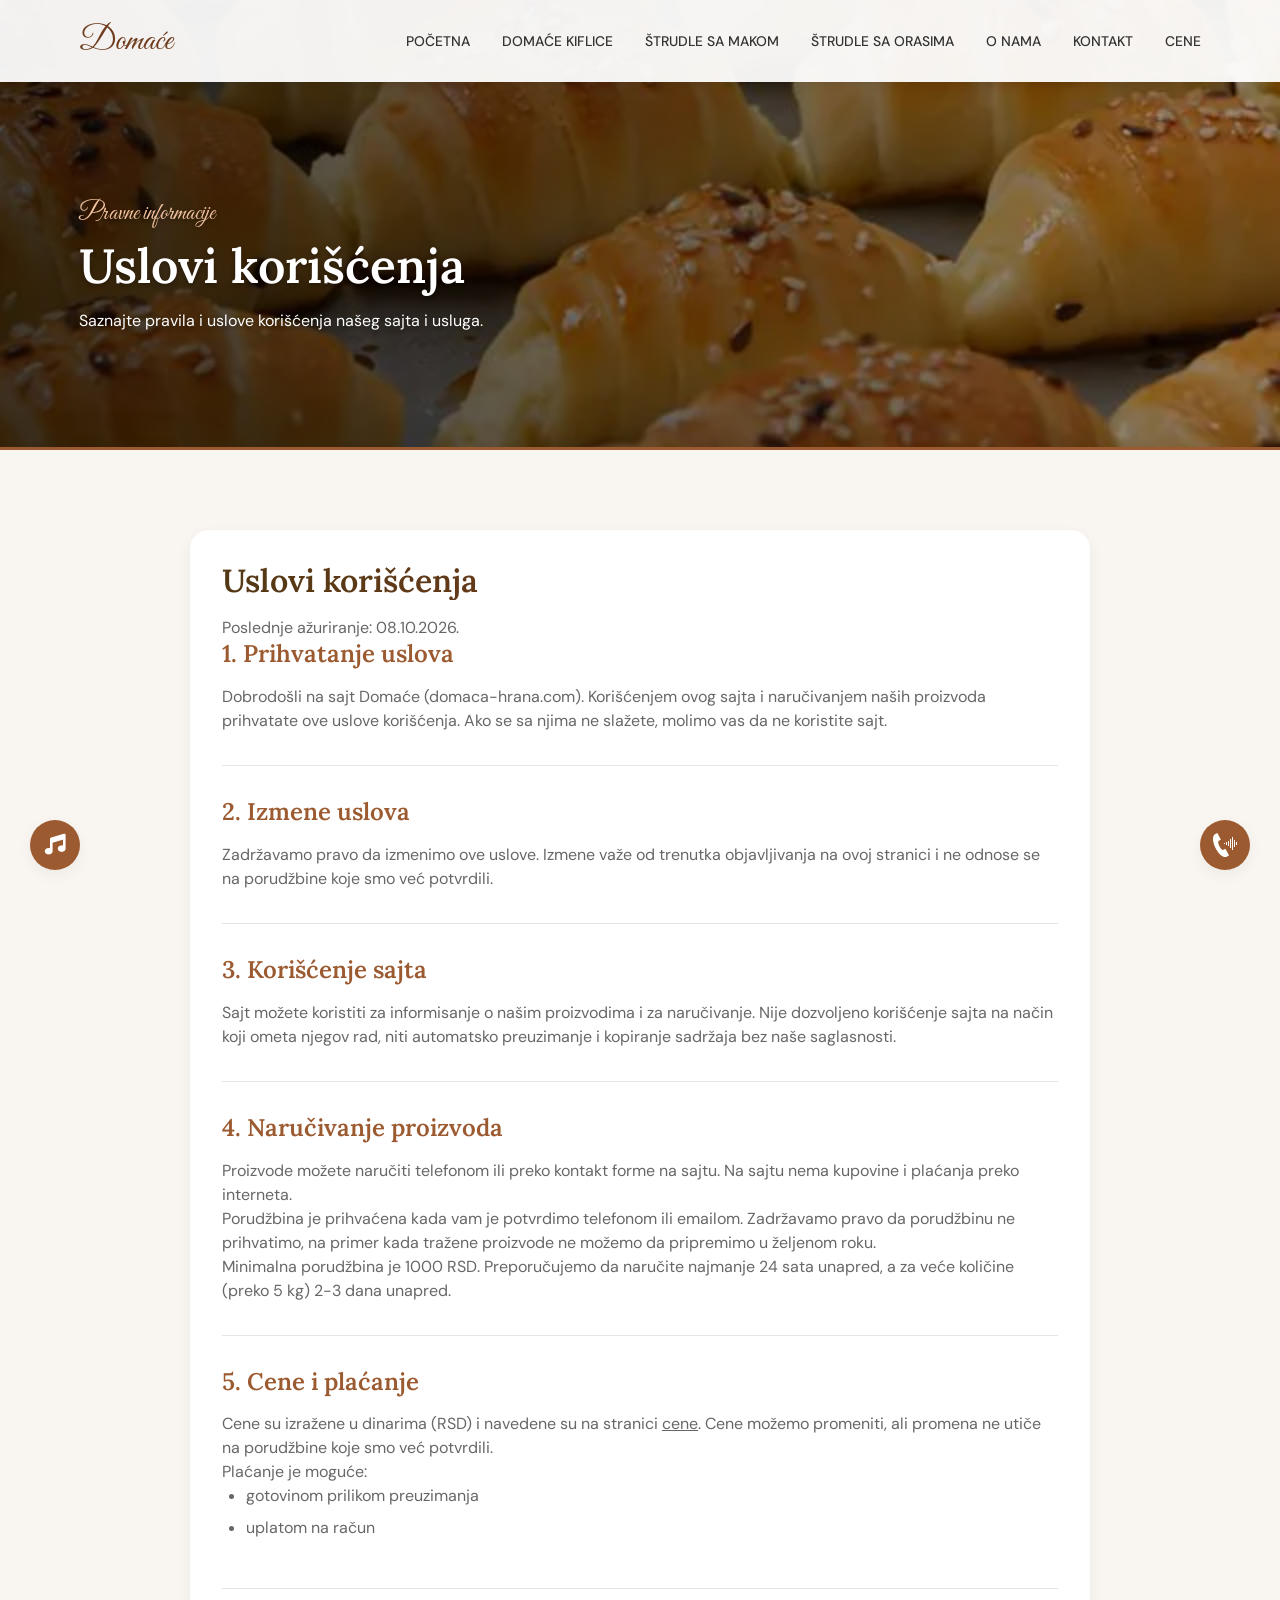
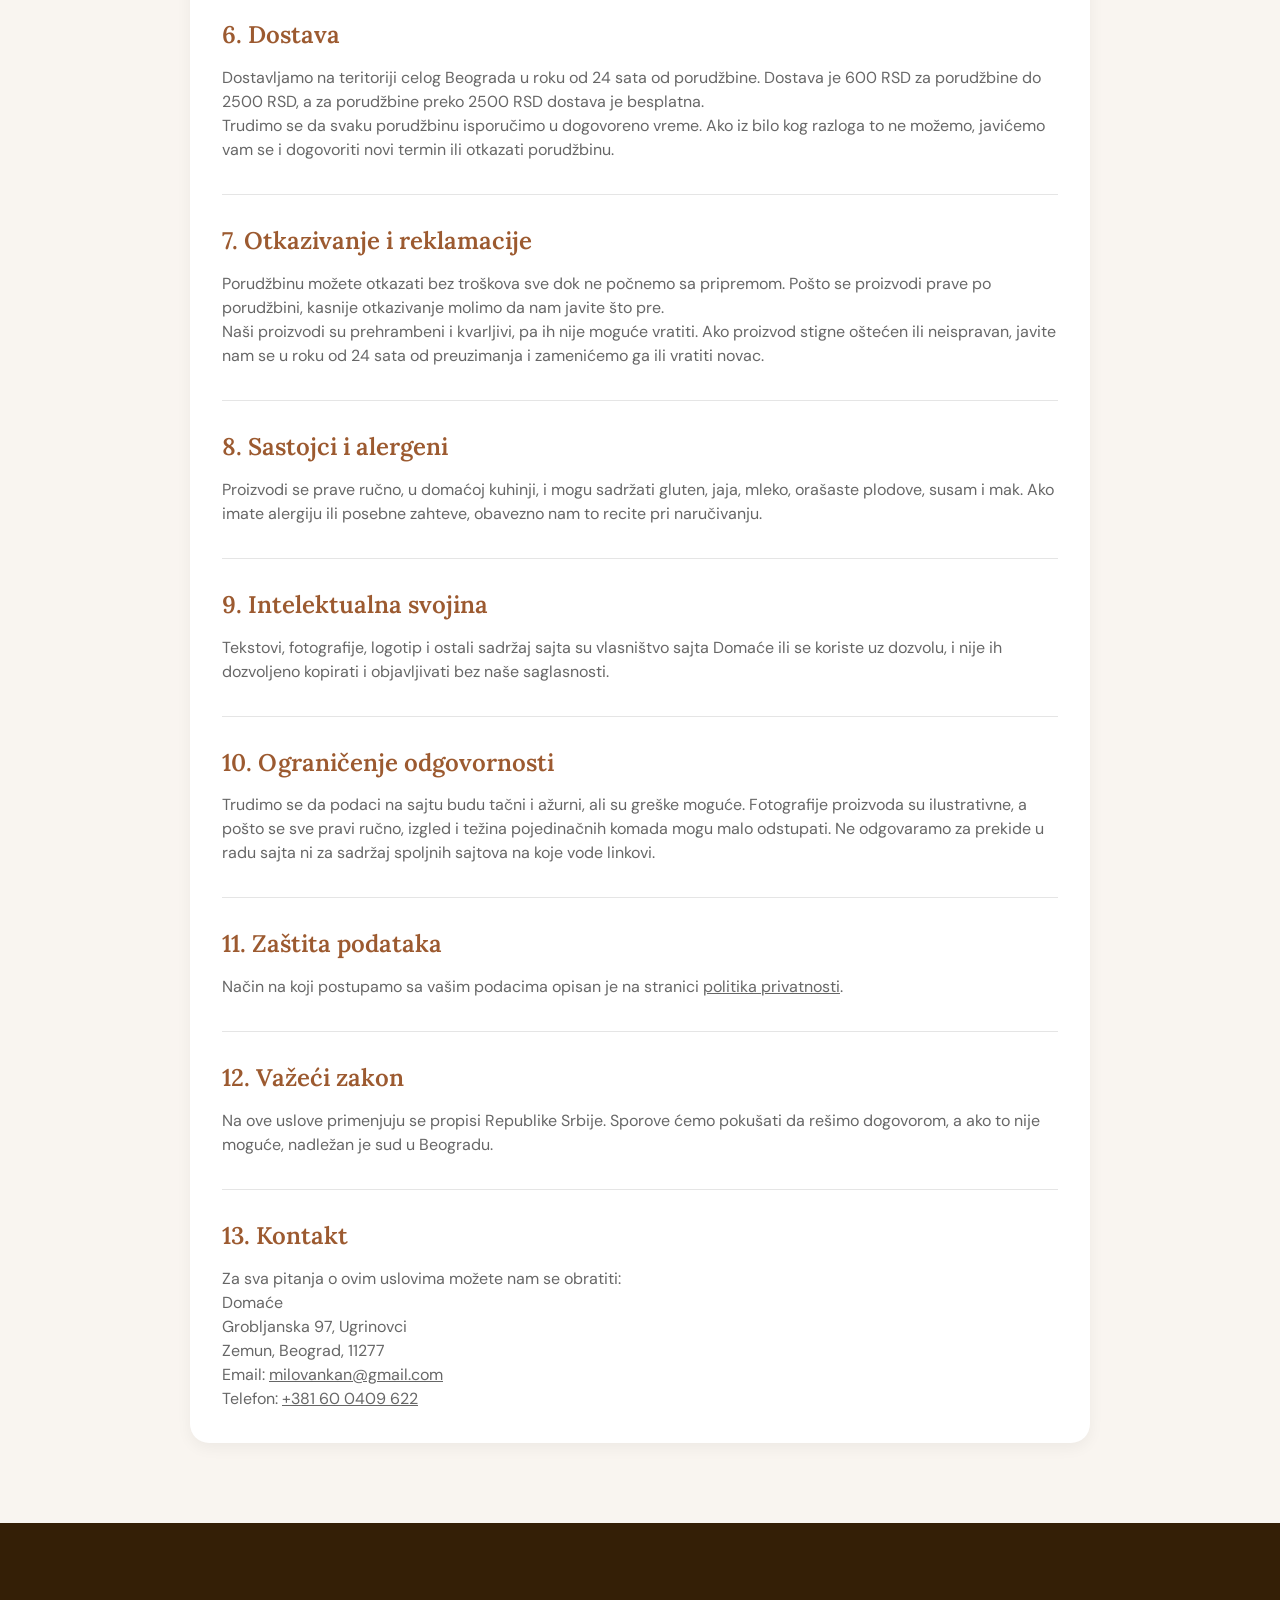
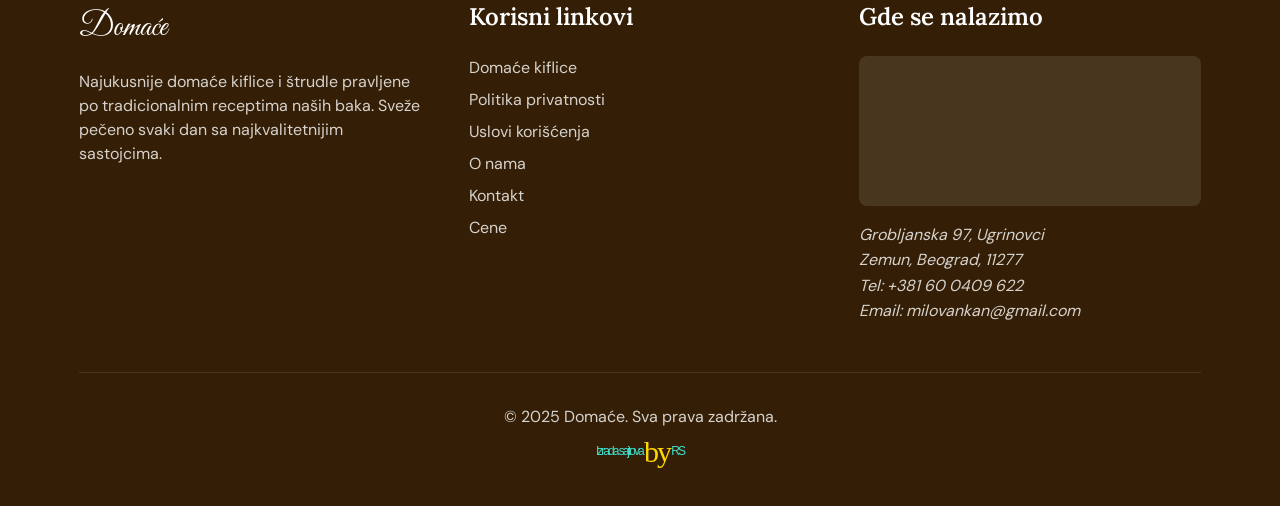
<file: uslovi-koriscenja.html>
<!DOCTYPE html>
<!--
  Autorska prava: Domaće (domaca-hrana.com)
  Sajt napravio: Izrada sajtova RS - https://izrada-sajtova-rs.com/
-->
<html lang="sr-Latn">
<head>
  <meta charset="UTF-8">
  <meta name="viewport" content="width=device-width, initial-scale=1.0">
  <title>Uslovi korišćenja | Domaće</title>
  
  <!-- SEO Meta Tags -->
  <meta name="description" content="Uslovi korišćenja za sajt Domaće (domaca-hrana.com). Saznajte pravila i uslove korišćenja našeg sajta i usluga.">
  <meta name="author" content="Domaće">
  <meta name="robots" content="index, follow">
  
  <!-- Canonical URL -->
  <link rel="canonical" href="https://domaca-hrana.com/uslovi-koriscenja.html">
  
  <!-- Favicon -->
  <link rel="apple-touch-icon" sizes="180x180" href="logos/favicon-domace-logo-180w.png">
  <link rel="icon" type="image/png" sizes="32x32" href="logos/favicon-domace-logo-32w.png">
  <link rel="icon" type="image/png" sizes="16x16" href="logos/favicon-domace-logo-16w.png">
  
  <!-- Fonts -->
    <link rel="preload" href="fonts/google/dm-sans-latin.woff2" as="font" type="font/woff2" crossorigin>
    <link rel="preload" href="fonts/google/dm-sans-latin-ext.woff2" as="font" type="font/woff2" crossorigin>
    <link rel="preload" href="fonts/google/lora-latin.woff2" as="font" type="font/woff2" crossorigin>
    <link rel="preload" href="fonts/google/lora-latin-ext.woff2" as="font" type="font/woff2" crossorigin>
    <link rel="preload" href="fonts/google/great-vibes-latin.woff2" as="font" type="font/woff2" crossorigin>
    <link rel="preload" href="fonts/google/great-vibes-latin-ext.woff2" as="font" type="font/woff2" crossorigin>
    <link rel="stylesheet" href="fonts/fonts.css">
  
  <!-- CSS -->
  <link rel="stylesheet" href="styles.css">
    
    <!-- Google Tag Manager (odloženo do prve interakcije ili 8 s posle učitavanja, da ne blokira stranicu) -->
<script>
window.dataLayer = window.dataLayer || [];
(function () {
  var loaded = false;
  var events = ['scroll', 'mousemove', 'touchstart', 'keydown', 'pointerdown'];
  function loadGtm() {
    if (loaded) return;
    loaded = true;
    events.forEach(function (e) { window.removeEventListener(e, loadGtm); });
    window.dataLayer.push({ 'gtm.start': new Date().getTime(), event: 'gtm.js' });
    var s = document.createElement('script');
    s.async = true;
    s.src = 'https://www.googletagmanager.com/gtm.js?id=GTM-MJSRD665';
    document.head.appendChild(s);
  }
  events.forEach(function (e) { window.addEventListener(e, loadGtm, { passive: true }); });
  window.addEventListener('load', function () { setTimeout(loadGtm, 8000); });
})();
</script>
<!-- End Google Tag Manager -->
</head>
<body>
    
    <!-- Google Tag Manager (noscript) -->
<noscript><iframe src="https://www.googletagmanager.com/ns.html?id=GTM-MJSRD665"
height="0" width="0" style="display:none;visibility:hidden"></iframe></noscript>
<!-- End Google Tag Manager (noscript) -->
    
  <!-- Navigation -->
  <header class="header">
      <div class="container">
          <div class="logo">
              <a href="./">Domaće</a>
          </div>
          <nav class="nav">
              <ul class="nav-list">
                  <li class="nav-item"><a href="./" class="nav-link">Početna</a></li>
                  <li class="nav-item"><a href="domace-kiflice.html" class="nav-link">Domaće kiflice</a></li>
                  <li class="nav-item"><a href="strudle-sa-makom.html" class="nav-link">Štrudle sa makom</a></li>
                  <li class="nav-item"><a href="strudle-sa-orasima.html" class="nav-link">Štrudle sa orasima</a></li>
                  <li class="nav-item"><a href="o-nama.html" class="nav-link">O nama</a></li>
                  <li class="nav-item"><a href="kontakt.html" class="nav-link">Kontakt</a></li>
                  <li class="nav-item"><a href="cene.html" class="nav-link">Cene</a></li>
              </ul>
          </nav>
          <button class="hamburger" aria-label="Meni">
              <span></span>
              <span></span>
              <span></span>
          </button>
      </div>
  </header>

  <!-- Hero Section -->
  <section class="hero">
      <div class="container">
          <div class="hero-content">
              <span class="subtitle">Pravne informacije</span>
              <h1>Uslovi korišćenja</h1>
              <p>Saznajte pravila i uslove korišćenja našeg sajta i usluga.</p>
          </div>
      </div>
      <picture>
          <source media="(max-width: 640px)" srcset="slike/domace-kiflice-domace-kiflice-640w.webp">
          <source media="(max-width: 1024px)" srcset="slike/domace-kiflice-domace-kiflice-1024w.webp">
          <img fetchpriority="high" src="slike/domace-kiflice-domace-kiflice.webp" width="1920" height="1080" alt="Ručno uvijene domaće kiflice pre pečenja" class="hero-image">
      </picture>
  </section>

  <!-- Terms of Use Content -->
  <section class="legal-content">
      <div class="container">
          <div class="legal-text">
              <h2>Uslovi korišćenja</h2>
              <p>Poslednje ažuriranje: 08.10.2026.</p>

              <div class="legal-section">
                  <h3>1. Prihvatanje uslova</h3>
                  <p>Dobrodošli na sajt Domaće (domaca-hrana.com). Korišćenjem ovog sajta i naručivanjem naših proizvoda prihvatate ove uslove korišćenja. Ako se sa njima ne slažete, molimo vas da ne koristite sajt.</p>
              </div>

              <div class="legal-section">
                  <h3>2. Izmene uslova</h3>
                  <p>Zadržavamo pravo da izmenimo ove uslove. Izmene važe od trenutka objavljivanja na ovoj stranici i ne odnose se na porudžbine koje smo već potvrdili.</p>
              </div>

              <div class="legal-section">
                  <h3>3. Korišćenje sajta</h3>
                  <p>Sajt možete koristiti za informisanje o našim proizvodima i za naručivanje. Nije dozvoljeno korišćenje sajta na način koji ometa njegov rad, niti automatsko preuzimanje i kopiranje sadržaja bez naše saglasnosti.</p>
              </div>

              <div class="legal-section">
                  <h3>4. Naručivanje proizvoda</h3>
                  <p>Proizvode možete naručiti telefonom ili preko kontakt forme na sajtu. Na sajtu nema kupovine i plaćanja preko interneta.</p>
                  <p>Porudžbina je prihvaćena kada vam je potvrdimo telefonom ili emailom. Zadržavamo pravo da porudžbinu ne prihvatimo, na primer kada tražene proizvode ne možemo da pripremimo u željenom roku.</p>
                  <p>Minimalna porudžbina je 1000 RSD. Preporučujemo da naručite najmanje 24 sata unapred, a za veće količine (preko 5 kg) 2-3 dana unapred.</p>
              </div>

              <div class="legal-section">
                  <h3>5. Cene i plaćanje</h3>
                  <p>Cene su izražene u dinarima (RSD) i navedene su na stranici <a href="cene.html">cene</a>. Cene možemo promeniti, ali promena ne utiče na porudžbine koje smo već potvrdili.</p>
                  <p>Plaćanje je moguće:</p>
                  <ul>
                      <li>gotovinom prilikom preuzimanja</li>
                      <li>uplatom na račun</li>
                  </ul>
              </div>

              <div class="legal-section">
                  <h3>6. Dostava</h3>
                  <p>Dostavljamo na teritoriji celog Beograda u roku od 24 sata od porudžbine. Dostava je 600 RSD za porudžbine do 2500 RSD, a za porudžbine preko 2500 RSD dostava je besplatna.</p>
                  <p>Trudimo se da svaku porudžbinu isporučimo u dogovoreno vreme. Ako iz bilo kog razloga to ne možemo, javićemo vam se i dogovoriti novi termin ili otkazati porudžbinu.</p>
              </div>

              <div class="legal-section">
                  <h3>7. Otkazivanje i reklamacije</h3>
                  <p>Porudžbinu možete otkazati bez troškova sve dok ne počnemo sa pripremom. Pošto se proizvodi prave po porudžbini, kasnije otkazivanje molimo da nam javite što pre.</p>
                  <p>Naši proizvodi su prehrambeni i kvarljivi, pa ih nije moguće vratiti. Ako proizvod stigne oštećen ili neispravan, javite nam se u roku od 24 sata od preuzimanja i zamenićemo ga ili vratiti novac.</p>
              </div>

              <div class="legal-section">
                  <h3>8. Sastojci i alergeni</h3>
                  <p>Proizvodi se prave ručno, u domaćoj kuhinji, i mogu sadržati gluten, jaja, mleko, orašaste plodove, susam i mak. Ako imate alergiju ili posebne zahteve, obavezno nam to recite pri naručivanju.</p>
              </div>

              <div class="legal-section">
                  <h3>9. Intelektualna svojina</h3>
                  <p>Tekstovi, fotografije, logotip i ostali sadržaj sajta su vlasništvo sajta Domaće ili se koriste uz dozvolu, i nije ih dozvoljeno kopirati i objavljivati bez naše saglasnosti.</p>
              </div>

              <div class="legal-section">
                  <h3>10. Ograničenje odgovornosti</h3>
                  <p>Trudimo se da podaci na sajtu budu tačni i ažurni, ali su greške moguće. Fotografije proizvoda su ilustrativne, a pošto se sve pravi ručno, izgled i težina pojedinačnih komada mogu malo odstupati. Ne odgovaramo za prekide u radu sajta ni za sadržaj spoljnih sajtova na koje vode linkovi.</p>
              </div>

              <div class="legal-section">
                  <h3>11. Zaštita podataka</h3>
                  <p>Način na koji postupamo sa vašim podacima opisan je na stranici <a href="politika-privatnosti.html">politika privatnosti</a>.</p>
              </div>

              <div class="legal-section">
                  <h3>12. Važeći zakon</h3>
                  <p>Na ove uslove primenjuju se propisi Republike Srbije. Sporove ćemo pokušati da rešimo dogovorom, a ako to nije moguće, nadležan je sud u Beogradu.</p>
              </div>

              <div class="legal-section">
                  <h3>13. Kontakt</h3>
                  <p>Za sva pitanja o ovim uslovima možete nam se obratiti:</p>
                  <p>
                      Domaće<br>
                      Grobljanska 97, Ugrinovci<br>
                      Zemun, Beograd, 11277<br>
                      Email: <a href="mailto:milovankan@gmail.com">milovankan@gmail.com</a><br>
                      Telefon: <a href="tel:+381600409622" class="trackcall">+381 60 0409 622</a>
                  </p>
              </div>
          </div>
      </div>
  </section>

  <!-- Footer -->
    <footer class="footer">
        <div class="container">
            <div class="footer-content">
                <div class="footer-column">
                    <div class="footer-logo">Domaće</div>
                    <p>Najukusnije domaće kiflice i štrudle pravljene po tradicionalnim receptima naših baka. Sveže pečeno svaki dan sa najkvalitetnijim sastojcima.</p>
                </div>
                
                <div class="footer-column">
                    <h3>Korisni linkovi</h3>
                    <ul class="footer-links">
                        <li><a href="domace-kiflice.html">Domaće kiflice</a></li>
                        <li><a href="politika-privatnosti.html">Politika privatnosti</a></li>
                        <li><a href="uslovi-koriscenja.html">Uslovi korišćenja</a></li>
                        <li><a href="o-nama.html">O nama</a></li>
                        <li><a href="kontakt.html">Kontakt</a></li>
                        <li><a href="cene.html">Cene</a></li>
                    </ul>
                </div>
                
                <div class="footer-column">
                    <h3>Gde se nalazimo</h3>
                    <div class="footer-map">
                       <iframe data-src="https://www.google.com/maps/embed?pb=!1m18!1m12!1m3!1d181102.09061018072!2d20.304029730598383!3d44.82715416401004!2m3!1f0!2f0!3f0!3m2!1i1024!2i768!4f13.1!3m3!1m2!1s0x475a5cef3eb4327d%3A0xea2f2c38a17d639d!2z0JPRgNC-0LHRmdCw0L3RgdC60LAgOTcsIFVncmlub3ZjaSwgU2VyYmlh!5e0!3m2!1sen!2s!4v1741621341998!5m2!1sen!2s" width="100%" height="100%" style="border:0;" allowfullscreen="" loading="lazy" referrerpolicy="no-referrer-when-downgrade"></iframe>
                    </div>
                    <address>
                        Grobljanska 97, Ugrinovci<br>
                        Zemun, Beograd, 11277<br>
                        Tel: <a href="tel:+381600409622" class="trackcall">+381 60 0409 622</a><br>
                        Email: <a href="mailto:milovankan@gmail.com">milovankan@gmail.com</a>
                    </address>
                </div>
            </div>
            
            <div class="copyright">
                <p>&copy; 2025 Domaće. Sva prava zadržana.</p>
                <a href="https://izrada-sajtova-rs.com/"  target="_blank" rel="noopener nofollow"  class="website-napravio trackbobanweb" title="Agencija izradu sajtova Izrada sajtova RS" aria-label="Agencija izradu sajtova Izrada sajtova RS" data-description="Ovaj websajt je napravio izrada-sajtova-rs.com. izrada-sajtova-rs.com se bavi web dizajnom i izradom websajtova pretežno u Srbiji ali i u inostranstvu. Sve cene i detalje vezane za izradu i dizajin websajtova i web stranica možete videti ako kliknete na ovaj link."><div class="designed11">Izrada sajtova&nbsp;<span>by</span>&nbsp;RS</div></a>
            </div>
        </div>
    </footer>

    <!-- Fixed Buttons -->
    <a href="tel:+381600409622" class="call-button trackcall" aria-label="Pozovite nas">
        <svg width="24" height="24" xmlns="http://www.w3.org/2000/svg" fill="white" fill-rule="evenodd" clip-rule="evenodd"><path d="M16 22.621l-3.521-6.795c-.007.004-1.974.97-2.064 1.011-2.24 1.086-6.799-7.82-4.609-8.994l2.082-1.026-3.492-6.817-2.106 1.039c-1.622.845-2.298 2.627-2.289 4.843.027 6.902 6.711 18.013 12.212 18.117.575.011 1.137-.098 1.677-.345.121-.055 2.102-1.029 2.11-1.033zm4-5.621h-1v-13h1v13zm-2-2h-1v-9h1v9zm4-1h-1v-7h1v7zm-6-1h-1v-5h1v5zm-2-1h-1v-3h1v3zm10 0h-1v-3h1v3zm-12-1h-1v-1h1v1z"/></svg>
    </a>
    
    <button class="music-toggle" aria-label="Uključi/isključi muziku">
        <span class="music-icon"><i class="fas fa-music"></i></span>
    </button>

  <!-- JavaScript -->
  <script src="script.js"></script>
</body>
</html>
</file>
<file: fonts/fonts.css>
/* DM Sans latin-ext (samo srpska slova: č ć š ž đ) */
@font-face {
  font-family: 'DM Sans';
  font-style: normal;
  font-weight: 400;
  font-display: swap;
  src: url(google/dm-sans-latin-ext.woff2) format('woff2');
  unicode-range: U+0106-0107, U+010C-010D, U+0110-0111, U+0160-0161, U+017D-017E;
}
/* DM Sans latin */
@font-face {
  font-family: 'DM Sans';
  font-style: normal;
  font-weight: 400;
  font-display: swap;
  src: url(google/dm-sans-latin.woff2) format('woff2');
  unicode-range: U+0000-00FF, U+0131, U+0152-0153, U+02BB-02BC, U+02C6, U+02DA, U+02DC, U+0304, U+0308, U+0329, U+2000-206F, U+20AC, U+2122, U+2191, U+2193, U+2212, U+2215, U+FEFF, U+FFFD;
}
/* DM Sans latin-ext (samo srpska slova: č ć š ž đ) */
@font-face {
  font-family: 'DM Sans';
  font-style: normal;
  font-weight: 500;
  font-display: swap;
  src: url(google/dm-sans-latin-ext.woff2) format('woff2');
  unicode-range: U+0106-0107, U+010C-010D, U+0110-0111, U+0160-0161, U+017D-017E;
}
/* DM Sans latin */
@font-face {
  font-family: 'DM Sans';
  font-style: normal;
  font-weight: 500;
  font-display: swap;
  src: url(google/dm-sans-latin.woff2) format('woff2');
  unicode-range: U+0000-00FF, U+0131, U+0152-0153, U+02BB-02BC, U+02C6, U+02DA, U+02DC, U+0304, U+0308, U+0329, U+2000-206F, U+20AC, U+2122, U+2191, U+2193, U+2212, U+2215, U+FEFF, U+FFFD;
}
/* DM Sans latin-ext (samo srpska slova: č ć š ž đ) */
@font-face {
  font-family: 'DM Sans';
  font-style: normal;
  font-weight: 700;
  font-display: swap;
  src: url(google/dm-sans-latin-ext.woff2) format('woff2');
  unicode-range: U+0106-0107, U+010C-010D, U+0110-0111, U+0160-0161, U+017D-017E;
}
/* DM Sans latin */
@font-face {
  font-family: 'DM Sans';
  font-style: normal;
  font-weight: 700;
  font-display: swap;
  src: url(google/dm-sans-latin.woff2) format('woff2');
  unicode-range: U+0000-00FF, U+0131, U+0152-0153, U+02BB-02BC, U+02C6, U+02DA, U+02DC, U+0304, U+0308, U+0329, U+2000-206F, U+20AC, U+2122, U+2191, U+2193, U+2212, U+2215, U+FEFF, U+FFFD;
}
/* Great Vibes latin-ext (samo srpska slova: č ć š ž đ) */
@font-face {
  font-family: 'Great Vibes';
  font-style: normal;
  font-weight: 400;
  font-display: swap;
  src: url(google/great-vibes-latin-ext.woff2) format('woff2');
  unicode-range: U+0106-0107, U+010C-010D, U+0110-0111, U+0160-0161, U+017D-017E;
}
/* Great Vibes latin */
@font-face {
  font-family: 'Great Vibes';
  font-style: normal;
  font-weight: 400;
  font-display: swap;
  src: url(google/great-vibes-latin.woff2) format('woff2');
  unicode-range: U+0000-00FF, U+0131, U+0152-0153, U+02BB-02BC, U+02C6, U+02DA, U+02DC, U+0304, U+0308, U+0329, U+2000-206F, U+20AC, U+2122, U+2191, U+2193, U+2212, U+2215, U+FEFF, U+FFFD;
}
/* Lora latin-ext (samo srpska slova: č ć š ž đ) */
@font-face {
  font-family: 'Lora';
  font-style: normal;
  font-weight: 600;
  font-display: swap;
  src: url(google/lora-latin-ext.woff2) format('woff2');
  unicode-range: U+0106-0107, U+010C-010D, U+0110-0111, U+0160-0161, U+017D-017E;
}
/* Lora latin */
@font-face {
  font-family: 'Lora';
  font-style: normal;
  font-weight: 600;
  font-display: swap;
  src: url(google/lora-latin.woff2) format('woff2');
  unicode-range: U+0000-00FF, U+0131, U+0152-0153, U+02BB-02BC, U+02C6, U+02DA, U+02DC, U+0304, U+0308, U+0329, U+2000-206F, U+20AC, U+2122, U+2191, U+2193, U+2212, U+2215, U+FEFF, U+FFFD;
}

/* Font Awesome 6 Free (Solid) - samo ikonice koje sajt koristi */
@font-face {
  font-family: "Font Awesome 6 Free";
  font-style: normal;
  font-weight: 900;
  font-display: swap;
  src: url(fa-solid-subset.woff2) format("woff2");
}
.fas {
  font-family: "Font Awesome 6 Free";
  font-weight: 900;
  font-style: normal;
  font-variant: normal;
  display: inline-block;
  line-height: 1;
  text-rendering: auto;
  -webkit-font-smoothing: antialiased;
  -moz-osx-font-smoothing: grayscale;
}
.fa-credit-card::before { content: "\f09d"; }
.fa-gift::before { content: "\f06b"; }
.fa-minus::before { content: "\f068"; }
.fa-music::before { content: "\f001"; }
.fa-plus::before { content: "\2b"; }
.fa-truck::before { content: "\f0d1"; }
.fa-volume-up::before { content: "\f028"; }
</file>
<file: styles.css>
/* 
* Domaće Kiflice - Main Stylesheet
* Version: 1.0
* Last updated: 2026-10-08
*/
/* Fontovi "lexend" i "mrs_saint" (potpis u footeru) se učitavaju iz script.js kad footer priđe ekranu */

/* ===== VARIABLES ===== */
:root {
  /* Colors */
  --primary-color: #9c5a30; /* dovoljno tamna za beli tekst i za tekst na svetloj podlozi (WCAG AA) */
  --primary-light: #f0c29f; /* ista nijansa za tamne podloge */
  --secondary-color: #6e3b1d;
  --text-color: #333333;
  --light-text: #ffffff;
  --background-color: #f9f5f0;
  --card-background: #ffffff;
  --footer-color: #341f06;
  --price-color: #a31414;
  --border-color: rgba(0, 0, 0, 0.1);

  /* Typography */
  --heading-font: "Lora", serif;
  --body-font: "DM Sans", sans-serif;
  --accent-font: "Great Vibes", cursive;

  /* Spacing */
  --section-spacing: 5rem;
  --element-spacing: 2rem;
  --small-spacing: 1rem;

  /* Border Radius */
  --border-radius: 1.2rem;
  --small-radius: 0.5rem;

  /* Shadows */
  --box-shadow: 0 5px 15px rgba(0, 0, 0, 0.05);
  --hover-shadow: 0 15px 30px rgba(0, 0, 0, 0.15);

  /* Transitions */
  --transition: all 0.3s ease;

  /* Container Width */
  --container-width: 1200px;

  /* Visina fiksnog menija (hero tekst se centrira u prostoru ispod njega) */
  --header-height: 82px;
}

/* ===== RESET & BASE STYLES ===== */
* {
  margin: 0;
  padding: 0;
  box-sizing: border-box;
}

html {
  scroll-behavior: smooth;
}

body {
  font-family: var(--body-font);
  font-size: 16px;
  line-height: 1.6;
  color: var(--text-color);
  background-color: var(--background-color);
  overflow-x: hidden;
}
body.active {
  overflow: hidden;
}

img {
  max-width: 100%;
  height: auto;
  display: block;
}

a {
  color: var(--primary-color);
  text-decoration: none;
  transition: var(--transition);
}

a:hover {
  color: var(--secondary-color);
}
.bold {
  font-weight: bold;
}
ul,
ol {
  list-style: none;
}
/* Custom text selection */
::selection {
  background-color: var(--primary-color);
  color: var(--light-text);
}
/* Vidljiv fokus pri kretanju tastaturom */
:focus-visible {
  outline: 3px solid var(--secondary-color);
  outline-offset: 2px;
}
.footer :focus-visible,
.hero :focus-visible,
.cta-section :focus-visible {
  outline-color: #ffffff;
}

/* ===== TYPOGRAPHY ===== */
h1,
h2,
h3,
h4,
h5,
h6 {
  font-family: var(--heading-font);
  font-weight: 600;
  letter-spacing: 0;
  line-height: 1.2;
  margin-bottom: 1rem;
  color: var(--text-color);
}

h1 {
  font-size: clamp(2rem, 5vw, 3rem);
  line-height: 1.1;
  background: linear-gradient(to right, rgb(83, 56, 20), #6e3b1d, #9c5a30);
  -webkit-background-clip: text;
  background-clip: text;
  color: transparent;
}

h2 {
  font-size: clamp(1.4rem, 4vw, 2rem);
  background: linear-gradient(to right, rgb(83, 56, 20), #6e3b1d, #9c5a30);
  -webkit-background-clip: text;
  background-clip: text;
  color: transparent;
}

h3 {
  font-size: clamp(1.2rem, 3vw, 1.5rem);
  color: var(--secondary-color);
}

p,
span,
li,
a,
button,
input,
textarea,
select,
label {
  font-family: var(--body-font);
  font-size: clamp(0.845rem, 2vw, 1rem);
  line-height: 1.5;
  color: rgba(0, 0, 0, 0.6);
}
textarea {
  resize: vertical;
}
.subtitle {
  font-family: var(--accent-font);
  color: var(--primary-color);
  font-size: 1.5rem;
  margin-bottom: 0.5rem;
  display: block;
}

.first-letter::first-letter {
  font-size: 3em;
  float: left;
  line-height: 0.8;
  margin-right: 0.2em;
  color: var(--primary-color);
  font-family: var(--accent-font);
}

/* ===== LAYOUT ===== */
.container {
  width: 90%;
  max-width: var(--container-width);
  margin: 0 auto;
  padding: 0 15px;
}

section {
  padding: var(--section-spacing) 0;
}

/* ===== HEADER & NAVIGATION ===== */
.header {
  position: fixed;
  top: 0;
  left: 0;
  width: 100%;
  background-color: rgba(255, 255, 255, 0.94);
  box-shadow: 0 2px 10px rgba(0, 0, 0, 0.1);
  z-index: 1000;
  padding: 1rem 0;
}

.header .container {
  display: flex;
  justify-content: space-between;
  align-items: center;
}

.logo a {
  font-family: var(--accent-font);
  font-size: 2.1rem;
  color: var(--secondary-color);
  text-decoration: none;
}

.nav {
  display: flex;
  align-items: center;
}

.nav-list {
  display: flex;
  gap: 2rem;
}

.nav-link {
  text-transform: uppercase;
  font-size: 0.87rem;
  font-weight: 500;
  color: var(--text-color);
  position: relative;
}

.nav-link::after {
  content: "";
  position: absolute;
  bottom: -5px;
  left: 0;
  width: 0;
  height: 1.3px;
  background-color: var(--primary-color);
  transition: var(--transition);
}

.nav-link:hover::after,
.nav-link.active::after {
  width: 100%;
}

.hamburger {
  display: none;
  background: none;
  border: none;
  cursor: pointer;
  padding: 5px;
}

.hamburger span {
  display: block;
  width: 27px;
  height: 2.5px;
  background-color: var(--text-color);
  margin: 4px 0;
  transition: var(--transition);
  border-radius: 3px;
}

.hamburger.active span:nth-child(1) {
  transform: translateY(6.5px) rotate(45deg);
}

.hamburger.active span:nth-child(2) {
  opacity: 0;
}

.hamburger.active span:nth-child(3) {
  transform: translateY(-6.5px) rotate(-45deg);
}

/* ===== HERO SECTION ===== */
.hero {
  position: relative;
  min-height: 50vh;
  display: flex;
  align-items: center; /* tekst je centriran po visini, a poravnat levo */
  /* gore se dodaje visina fiksnog menija, pa je tekst centriran u vidljivom delu ispod menija */
  padding: calc(var(--header-height) + 2.5rem) 0 2.5rem;
  overflow: hidden;
  border-bottom: 3px solid var(--primary-color);
}
.hero-index {
  min-height: 100vh;
  min-height: 100svh;
  border-bottom: none;
}
.hero-content {
  position: relative;
  z-index: 2;
  max-width: 600px;
  color: var(--light-text);
  text-shadow: 0 2px 4px rgba(0, 0, 0, 0.3);
}

.hero-content .subtitle {
  color: var(--primary-light);
}

.hero-content h1,
.hero-content p {
  color: var(--light-text);
  background: none;
  -webkit-text-fill-color: var(--light-text);
}

.hero-image {
  position: absolute;
  top: 0;
  left: 0;
  width: 100%;
  height: 100%;
  object-fit: cover;
  z-index: 1;
}

.hero::after {
  content: "";
  position: absolute;
  top: 0;
  left: 0;
  width: 100%;
  height: 100%;
  background: linear-gradient(to right, rgba(0, 0, 0, 0.7), rgba(0, 0, 0, 0.3));
  z-index: 1;
}
.dekor {
  border-top: 2px solid var(--secondary-color);
  border-bottom: 2px solid var(--secondary-color);
}
/* ===== BUTTONS ===== */
.btn {
  display: inline-flex;
  align-items: center;
  justify-content: center;
  min-height: 48px; /* preporučena minimalna visina za dodir */
  padding: 0.95rem 2rem;
  border-radius: var(--small-radius);
  font-weight: 500;
  text-align: center;
  text-transform: uppercase;
  letter-spacing: 0.04em;
  cursor: pointer;
  transition: var(--transition);
  font-size: 0.875rem;
  line-height: 1.2;
  border: none;
  margin-top: 1.5rem;
}

.btn-primary {
  background-color: var(--primary-color);
  color: var(--light-text);
}

.btn-primary:hover {
  background-color: var(--secondary-color);
  color: var(--light-text);
  transform: translateY(-3px);
  box-shadow: var(--hover-shadow);
}

.btn-secondary {
  background-color: transparent;
  color: var(--primary-color);
  border: 2px solid var(--primary-color);
}

.btn-secondary:hover {
  background-color: var(--primary-color);
  color: var(--light-text);
  transform: translateY(-3px);
  box-shadow: var(--hover-shadow);
}

/* ===== COUNTER SECTION ===== */
.counter-section {
  background-color: var(--card-background);
  padding: 3rem 0;
  box-shadow: var(--box-shadow);
}

.counters {
  display: grid;
  grid-template-columns: repeat(4, 1fr);
  gap: 2rem;
}

.counter-item {
  text-align: center;
  min-width: 0;
}

.counter {
  font-size: 3rem;
  font-weight: 700;
  color: var(--primary-color);
  margin-bottom: 0.5rem;
  font-family: var(--heading-font);
}

/* ===== PRODUCTS SECTION ===== */
.products {
  display: grid;
  grid-template-columns: repeat(auto-fill, minmax(300px, 1fr));
  gap: 2rem;
  margin-top: 3rem;
}
.products-section h2, .products-section .subtitle, .delivery-section h2, .delivery-section .subtitle, .partners-section h2, .partners-section .subtitle, .cta-section h2, .cta-section .subtitle {
  text-align: center;
}
.product-card {
  background-color: var(--card-background);
  border-radius: var(--border-radius);
  overflow: hidden;
  box-shadow: var(--box-shadow);
  transition: var(--transition);
}

.product-card:hover {
  transform: translateY(-10px);
  box-shadow: var(--hover-shadow);
}

.product-card img {
  width: 100%;
  height: 200px;
  object-fit: cover;
}

.product-content {
  padding: 1.5rem;
}

.product-price {
  font-weight: 700;
  color: var(--price-color);
  margin: 1rem 0;
  font-family: var(--heading-font);
}
.product-card .btn {
  width: 100%;
}
/* Product Description */
.product-description {
  padding: 5rem 0;
}

.product-description .product-content {
  margin-bottom: 3rem;
  padding-left: 0;
}

.gallery-grid {
  display: grid;
  grid-template-columns: repeat(auto-fill, minmax(280px, 1fr));
  gap: 1.5rem;
  margin: 2rem 0;
}

.gallery-grid img {
  width: 100%;
  height: 200px;
  object-fit: cover;
  border-radius: var(--border-radius);
  box-shadow: var(--box-shadow);
  transition: var(--transition);
}

.gallery-grid img:hover {
  transform: scale(1.03);
  box-shadow: var(--hover-shadow);
}

.variants-grid {
  display: grid;
  grid-template-columns: repeat(auto-fill, minmax(250px, 1fr));
  gap: 1.5rem;
  margin: 2rem 0;
}
.mak .variants-grid {
  display: grid;
  grid-template-columns: repeat(auto-fill, minmax(300px, 1fr));
  gap: 1.5rem;
}
.variant-card {
  background-color: var(--card-background);
  padding: 1.5rem;
  border-radius: var(--border-radius);
  box-shadow: var(--box-shadow);
  transition: var(--transition);
}

.variant-card:hover {
  transform: translateY(-5px);
  box-shadow: var(--hover-shadow);
}

.variant-price {
  color: var(--price-color);
  font-weight: 700;
  font-size: 1.2rem;
  margin-top: 1rem;
  font-family: var(--heading-font);
}

.order-info {
  margin-bottom: 3rem;
}

/* ===== PORTION TABLE (koliko kiflica za slavu) ===== */
.portion-section {
  padding: 5rem 0;
  background-color: var(--background-color);
}

.table-wrap {
  overflow-x: auto;
  margin: 2rem 0 1rem;
}

.portion-table {
  width: 100%;
  min-width: 480px;
  border-collapse: collapse;
  background-color: var(--card-background);
  box-shadow: var(--box-shadow);
}

.portion-table caption {
  caption-side: top;
  text-align: left;
  padding-bottom: 0.75rem;
  font-weight: 500;
  color: var(--text-color);
}

.portion-table th,
.portion-table td {
  padding: 0.9rem 1rem;
  text-align: left;
  border-bottom: 1px solid var(--border-color);
  font-size: clamp(0.845rem, 2vw, 1rem);
}

.portion-table thead th {
  background-color: var(--secondary-color);
  color: var(--light-text);
  font-weight: 500;
}

.portion-table tbody tr:last-child td {
  border-bottom: none;
}

.portion-table td:last-child {
  color: var(--price-color);
  font-weight: 700;
  font-family: var(--heading-font);
}

.portion-note {
  font-size: 0.9rem;
  margin-bottom: 1rem;
}

@media (max-width: 576px) {
  .portion-table {
    min-width: 0;
  }
  .portion-table th,
  .portion-table td {
    padding: 0.6rem 0.45rem;
    font-size: 0.8rem;
  }
}

.order-steps .process-steps {
  margin-top: 2rem;
}

/* ===== ABOUT SECTION ===== */
.about-section {
  background-color: var(--card-background);
  padding: 5rem 0;
}

.about-section .container {
  display: flex;
  flex-wrap: wrap;
  align-items: center;
  gap: 3rem;
}

.about-content {
  flex: 1;
  min-width: 300px;
}

.about-image {
  flex: 1;
  min-width: 300px;
}

.about-image img {
  border-radius: var(--border-radius);
  box-shadow: var(--box-shadow);
}

/* ===== DELIVERY SECTION ===== */
.delivery-section {
  background-color: var(--card-background);
  padding: 5rem 0;
}

.delivery-info {
  display: grid;
  grid-template-columns: repeat(auto-fill, minmax(300px, 1fr));
  gap: 2rem;
  margin-top: 3rem;
}

.delivery-card {
  text-align: center;
  padding: 2rem;
  border-radius: var(--border-radius);
  box-shadow: var(--box-shadow);
  transition: var(--transition);
  background: white;
}

.delivery-card:hover {
  transform: translateY(-5px);
  box-shadow: var(--hover-shadow);
}

.delivery-icon {
  font-size: 2.5rem;
  color: var(--primary-color);
  margin-bottom: 1rem;
}

/* ===== PARTNERS SECTION ===== */
.partners-section {
  padding: 5rem 0;
}
.mi .partners-section {
  padding-top: 1rem;
}
.partners {
  display: flex;
  justify-content: space-around;
  flex-wrap: wrap;
  gap: 2rem;
  margin-top: 3rem;
}

.partner {
  flex: 1;
  min-width: 150px;
  max-width: 200px;
  display: flex;
  justify-content: center;
  align-items: center;
  padding: 1rem;
  background-color: var(--card-background);
  border-radius: var(--border-radius);
  box-shadow: var(--box-shadow);
  transition: var(--transition);
}

.partner:hover {
  transform: translateY(-5px);
  box-shadow: var(--hover-shadow);
}

/* ===== CTA SECTION ===== */
.cta-section {
  background-color: var(--primary-color);
  padding: 5rem 0;
  color: var(--light-text);
}

.cta-content {
  text-align: center;
  max-width: 800px;
  margin: 0 auto;
}

.cta-section h2,
.cta-section p {
  color: var(--light-text);
  background: none;
  -webkit-text-fill-color: var(--light-text);
}

.cta-section .subtitle {
  color: var(--light-text);
}
.cta-section .btn {
  background-color: white;
  border: solid 2px var(--secondary-color);
  color: var(--secondary-color);
}
/* ===== FOOTER ===== */
.footer {
  background-color: var(--footer-color);
  padding: 5rem 0 2rem;
  color: var(--light-text);
}

.footer-content {
  display: grid;
  grid-template-columns: repeat(auto-fit, minmax(250px, 1fr));
  gap: 3rem;
  margin-bottom: 3rem;
}

.footer-logo {
  font-family: var(--accent-font);
  font-size: 2rem;
  color: var(--light-text);
  margin-bottom: 1rem;
}

.footer h3 {
  color: var(--light-text);
  margin-bottom: 1.5rem;
}

.footer p,
.footer a,
.footer address {
  color: rgba(255, 255, 255, 0.8);
}

.footer-links {
  display: flex;
  flex-direction: column;
  gap: 0.5rem;
}

.footer-map {
  height: 150px;
  background-color: rgba(255, 255, 255, 0.1);
  border-radius: var(--small-radius);
  margin-bottom: 1rem;
  display: flex;
  justify-content: center;
  align-items: center;
  overflow: hidden;
}

.copyright {
  text-align: center;
  padding-top: 2rem;
  border-top: 1px solid rgba(255, 255, 255, 0.1);
}
.copyright a {
  color: #fff;
  text-decoration: none;
}
.copyright .designed11 {
  font-size: 12px;
  font-family: lexend, sans-serif;
  width: 100%;
  display: flex;
  align-items: center;
  justify-content: center;
  text-align: center;
  letter-spacing: -2px;
  color: turquoise;
  margin: 0;
  transition: 0.5s;
}
.copyright .designed11:hover {
  transform: scale(0.95);
}
.copyright .designed11 span {
  font-size: 30px;
  font-family: mrs_saint, cursive;
  text-align: center;
  color: gold;
  transition: 0.5s;
}
.copyright .designed11:hover span {
  transform: scale(0.95);
}
/* ===== FIXED BUTTONS ===== */
.call-button,
.music-toggle {
  position: fixed;
  width: 50px;
  height: 50px;
  border-radius: 50%;
  display: flex;
  justify-content: center;
  align-items: center;
  box-shadow: var(--box-shadow);
  z-index: 100;
  transition: var(--transition);
}

.call-button {
  bottom: 30px;
  right: 30px;
  background-color: var(--primary-color);
  color: var(--light-text);
}
.music-toggle {
  bottom: 30px;
  left: 30px;
  background-color: var(--primary-color);
  color: var(--light-text);
  border: none;
  cursor: pointer;
}
.fa-music, .fa-volume-up {
  color: white;
}
.call-button:hover,
.music-toggle:hover {
  transform: scale(1.1);
}

.call-icon,
.music-icon {
  font-size: 1.3rem;
}

/* ===== CONTACT PAGE ===== */
.contact-section {
  padding: 5rem 0;
}

.contact-grid {
  display: grid;
  grid-template-columns: repeat(auto-fit, minmax(300px, 1fr));
  gap: 3rem;
}

.info-item {
  display: flex;
  align-items: flex-start;
  gap: 1rem;
  margin-bottom: 2rem;
}

.info-icon {
  font-size: 1.5rem;
  color: var(--primary-color);
}

.contact-form-container {
  background-color: var(--card-background);
  padding: 2rem;
  border-radius: var(--border-radius);
  box-shadow: var(--box-shadow);
}

.contact-form {
  margin-top: 2rem;
}

.form-group {
  margin-bottom: 1.5rem;
}

.form-group label {
  display: block;
  margin-bottom: 0.5rem;
  font-weight: 500;
}

.form-group input,
.form-group select,
.form-group textarea {
  width: 100%;
  padding: 0.8rem;
  border: 1px solid var(--border-color);
  border-radius: var(--small-radius);
  font-family: var(--body-font);
  transition: var(--transition);
}

.form-group input:focus,
.form-group select:focus,
.form-group textarea:focus {
  outline: none;
  border-color: var(--primary-color);
  box-shadow: 0 0 0 2px rgba(210, 140, 96, 0.2);
}

.form-checkbox {
  display: flex;
  align-items: center;
  gap: 0.5rem;
}

.form-checkbox input {
  width: auto;
}

/* zamka za spam robote, ljudi je ne vide */
.form-honey {
  display: none;
}

.map-section {
  padding: 5rem 0;
  background-color: var(--background-color);
}

.map-container {
  height: 400px;
  background-color: var(--card-background);
  border-radius: var(--border-radius);
  box-shadow: var(--box-shadow);
  margin-top: 2rem;
  display: flex;
  justify-content: center;
  align-items: center;
  overflow: hidden;
}

/* ===== FAQ SECTION ===== */
.faq-section {
  padding: 5rem 0;
}

.faq-container {
  margin-top: 3rem;
}

.faq-item {
  background-color: var(--card-background);
  border-radius: var(--border-radius);
  box-shadow: var(--box-shadow);
  margin-bottom: 1rem;
  overflow: hidden;
}

.faq-question {
  padding: 1.5rem;
  display: flex;
  justify-content: space-between;
  align-items: center;
  cursor: pointer;
  transition: var(--transition);
}

.faq-question:hover {
  background-color: rgba(210, 140, 96, 0.05);
}

.faq-question h3 {
  margin-bottom: 0;
  font-size: 1.1rem;
}

.faq-toggle {
  font-size: 1.5rem;
  color: var(--primary-color);
  transition: var(--transition);
}

.faq-answer {
  padding: 0 1.5rem;
  max-height: 0;
  overflow: hidden;
  visibility: hidden; /* linkovi u zatvorenom odgovoru nisu dostupni tastaturom */
  transition: max-height 0.5s ease-in-out, padding 0.5s ease-in-out, opacity 0.5s ease-in-out, visibility 0.5s;
  opacity: 0;
}

.faq-answer.active {
  padding: 1rem 1.5rem 1.5rem;
  max-height: 500px;
  opacity: 1;
  visibility: visible;
}

/* ===== PRICE LIST PAGE ===== */
.price-list-section {
  padding: 5rem 0;
}

.price-intro {
  text-align: center;
  max-width: 800px;
  margin: 0 auto 3rem;
}

.price-categories {
  display: flex;
  justify-content: center;
  flex-wrap: wrap;
  gap: 1rem;
  margin-bottom: 2rem;
}

.category-tab {
  padding: 0.8rem 1.5rem;
  background-color: var(--card-background);
  border-radius: var(--small-radius);
  cursor: pointer;
  transition: var(--transition);
  font-weight: 500;
}

.category-tab:hover,
.category-tab.active {
  background-color: var(--primary-color);
  color: var(--light-text);
}

.price-table {
  display: none;
}

.price-table.active {
  display: block;
}

.price-header {
  text-align: center;
  margin-bottom: 2rem;
}

.price-items {
  display: grid;
  grid-template-columns: repeat(auto-fill, minmax(300px, 1fr));
  gap: 1.5rem;
}

.price-item {
  background-color: var(--card-background);
  padding: 1.5rem;
  border-radius: var(--border-radius);
  box-shadow: var(--box-shadow);
  display: flex;
  justify-content: space-between;
  align-items: flex-start;
  transition: var(--transition);
  flex-direction: column;
  gap: 1rem;
}

.price-item:hover {
  transform: translateY(-5px);
  box-shadow: var(--hover-shadow);
}

.item-info {
  flex: 1;
}

.item-price {
  min-width: 120px;
}

.price {
  font-weight: 700;
  color: var(--price-color);
  font-size: 1.2rem;
  font-family: var(--heading-font);
}

.price-note {
  font-size: 0.8rem;
  color: rgba(0, 0, 0, 0.65);
}

.price-notes {
  margin-top: 3rem;
  background-color: var(--card-background);
  padding: 2rem;
  border-radius: var(--border-radius);
  box-shadow: var(--box-shadow);
}

.price-notes ul {
  list-style: disc;
  padding-left: 1.5rem;
  margin-top: 1rem;
}

.order-cta {
  text-align: center;
  margin-top: 3rem;
}

.cta-buttons {
  display: flex;
  justify-content: center;
  gap: 1rem;
  margin-top: 1.5rem;
}

/* ===== STORY SECTION ===== */
.story-section {
  padding: 5rem 0;
}

.story-section .container {
  display: flex;
  flex-wrap: wrap;
  align-items: center;
  gap: 3rem;
}

.story-content {
  flex: 1;
  min-width: 300px;
}

.story-image {
  flex: 1;
  min-width: 300px;
}

.story-image img {
  border-radius: var(--border-radius);
  box-shadow: var(--box-shadow);
}
.jos-o-nama {
  width: 90%;
  max-width: var(--container-width);
  margin: 0 auto;
  margin-top: 2.2rem;
  padding: 0 15px;
}

/* ===== VALUES SECTION ===== */
.values-section {
  padding: 5rem 0;
  background-color: var(--card-background);
}

.values-grid {
  display: grid;
  grid-template-columns: repeat(auto-fill, minmax(250px, 1fr));
  gap: 2rem;
  margin-top: 3rem;
}

.value-card {
  text-align: center;
  padding: 2rem;
  border-radius: var(--border-radius);
  box-shadow: var(--box-shadow);
  transition: var(--transition);
  background: white;
}

.value-card:hover {
  transform: translateY(-5px);
  box-shadow: var(--hover-shadow);
}

.value-icon {
  font-size: 3rem;
  margin-bottom: 1rem;
}

/* ===== PROCESS SECTION ===== */
.process-section {
  padding: 5rem 0;
  background-color: var(--background-color);
}

.process-steps {
  margin-top: 3rem;
}

.process-step {
  display: flex;
  gap: 2rem;
  margin-bottom: 2rem;
  background-color: var(--card-background);
  padding: 2rem;
  border-radius: var(--border-radius);
  box-shadow: var(--box-shadow);
  transition: var(--transition);
}

.process-step:hover {
  transform: translateY(-5px);
  box-shadow: var(--hover-shadow);
}

.step-number {
  width: 50px;
  height: 50px;
  background-color: var(--primary-color);
  color: var(--light-text);
  border-radius: 50%;
  display: flex;
  justify-content: center;
  align-items: center;
  font-weight: 700;
  font-size: 1.5rem;
}

.step-content {
  flex: 1;
}

.step-content h3 {
  margin-bottom: 0.5rem;
}

/* ===== INGREDIENTS SECTION ===== */
.ingredients-section {
  padding: 5rem 0;
  background-color: var(--card-background);
}

.ingredients-content {
  display: flex;
  flex-wrap: wrap;
  gap: 3rem;
  margin-top: 2rem;
  align-items: center;
}

.ingredients-text {
  flex: 1;
  min-width: 300px;
}

.ingredients-image {
  flex: 1;
  min-width: 300px;
}

.ingredients-image img {
  width: 100%;
  height: auto;
  border-radius: var(--border-radius);
  box-shadow: var(--box-shadow);
}

.ingredients-list {
  list-style: none;
  padding: 0;
  margin: 1.5rem 0;
}

.ingredients-list li {
  position: relative;
  padding-left: 2rem;
  margin-bottom: 1rem;
}

.ingredients-list li::before {
  content: "✓";
  position: absolute;
  left: 0;
  color: var(--primary-color);
  font-weight: bold;
}

/* ===== LEGAL PAGES ===== */
.legal-content {
  padding: 5rem 0;
}

.legal-text {
  max-width: 900px;
  margin: 0 auto;
  background-color: var(--card-background);
  padding: 2rem;
  border-radius: var(--border-radius);
  box-shadow: var(--box-shadow);
}

.legal-section {
  margin-bottom: 2rem;
  padding-bottom: 2rem;
  border-bottom: 1px solid var(--border-color);
}

.legal-section:last-child {
  border-bottom: none;
  margin-bottom: 0;
  padding-bottom: 0;
}

.legal-section h3 {
  color: var(--primary-color);
  margin-bottom: 1rem;
}

.legal-section ul {
  padding-left: 1.5rem;
  margin-bottom: 1rem;
  list-style: disc;
}

.legal-section ul li {
  margin-bottom: 0.5rem;
}

.legal-text a {
  text-decoration: underline;
}


/* ===== RESPONSIVE STYLES ===== */
@media (max-width: 1200px) {
  .nav-list {
    gap: 1.5rem;
  }
  .partner {
  max-width: unset;
}
}

@media (max-width: 992px) {
  .hamburger {
    display: block;
  }

  .nav {
    position: fixed;
    top: 65px;
    left: -100%;
    width: 100%;
    height: calc(100vh - 64px);
    background-color: var(--card-background);
    transition: var(--transition);
    z-index: 999;
    border-top: 1px solid rgb(199, 193, 185);
    display: flex;
    align-items: center;
    justify-content: center;
  }

  .nav.active {
    left: 0;
  }

  .nav-list {
    flex-direction: column;
    align-items: center;
    padding: 2rem 0;
    gap: 1.5rem;
  }

}

@media (max-width: 768px) {
  
  :root {
    --header-height: 70px;
  }

  .logo a {
    font-size: 1.6rem;
  }

  .process-step {
    flex-direction: column;
    gap: 1rem;
  }

  .price-item {
    flex-direction: column;
  }

  .item-price {
    text-align: left;
    margin-top: 1rem;
  }

  .ingredients-content {
    flex-direction: column;
  }

  .ingredients-image {
    order: -1;
  }
}

@media (max-width: 576px) {
  .cta-buttons {
    flex-direction: column;
    gap: 1rem;
  }

  /* glavno dugme preko cele širine na telefonu */
  .btn-primary {
    display: flex;
    width: 100%;
  }

  /* brojači ispod hero dela: 2 kolone x 2 reda */
  .counters {
    grid-template-columns: repeat(2, 1fr);
    gap: 1.5rem 1rem;
  }
  .counter {
    font-size: 2.25rem;
  }

  .contact-grid {
    grid-template-columns: 1fr;
  }

  .gallery-grid {
    grid-template-columns: 1fr;
  }
  .products-section h2, .products-section .subtitle, .delivery-section h2, .delivery-section .subtitle, .partners-section h2, .partners-section .subtitle, .cta-section h2, .cta-section .subtitle {
  text-align: left;
}
.delivery-card {
    text-align: left;
}

  h1,
  h2,
  h3,
  h4,
  h5,
  h6,
  p {
    text-align: left;
  }
  .cta-content {
  text-align: left;
}
.counter-item p {
  text-align: center;
}
.copyright p {
  text-align: center;
}
  .category-tab {
  padding: 0.8rem 0.8rem;
  width: 155px;
  font-size: 13px;
  letter-spacing: -0.4px;
  text-transform: uppercase;
  text-align: center;
}
  #circle { 
    display:none;
  }
}

@media (max-width: 500px) {
  .container, .jos-o-nama {
    width: 100%;
  }
}

/* Animation for fade-in elements */
.fade-in {
  animation: fadeIn 1s ease-in-out forwards;
}

@keyframes fadeIn {
  from {
    opacity: 0;
    transform: translateY(20px);
  }
  to {
    opacity: 1;
    transform: translateY(0);
  }
}

/* INTERACTIVE CURSOR  */
html {
  --bg: hsl(39, 75%, 22%);
  --accent: hsl(39, 75%, 22%);
  --circleMultiplier: 2;
  --circleSize: calc(var(--circleMultiplier) * .6rem);
}

#circle {
  pointer-events: none;
  width: var(--circleSize);
  height: var(--circleSize);
  background-color: var(--accent);
  border-radius: 50%;
  position: absolute;
  translate: var(--xpos) var(--ypos);
  transform-origin: center center;
  opacity: 0; /* postaje vidljiv (.active) tek kad script.js pokrene kursor na prvi pokret miša */
  transition: width 0.2s ease-in-out, height 0.2s ease-in-out, border-radius 0.4s ease-in-out, opacity 0.2s ease-in-out;
}

#circle.active {
  opacity: 1;
}


.interactive-div  {
  min-height: 0;
  min-width: 0;
  position: relative;
  background-size: cover;
  background-position: center;
  transition:  0.4s cubic-bezier(0.4, 0, 0.2, 1);
}

.interactive-div:hover {
  clip-path: inset(0px 0px round 12px);
}

.trackcall svg,
.trackcall svg * {
  pointer-events: none;
}
</file>
